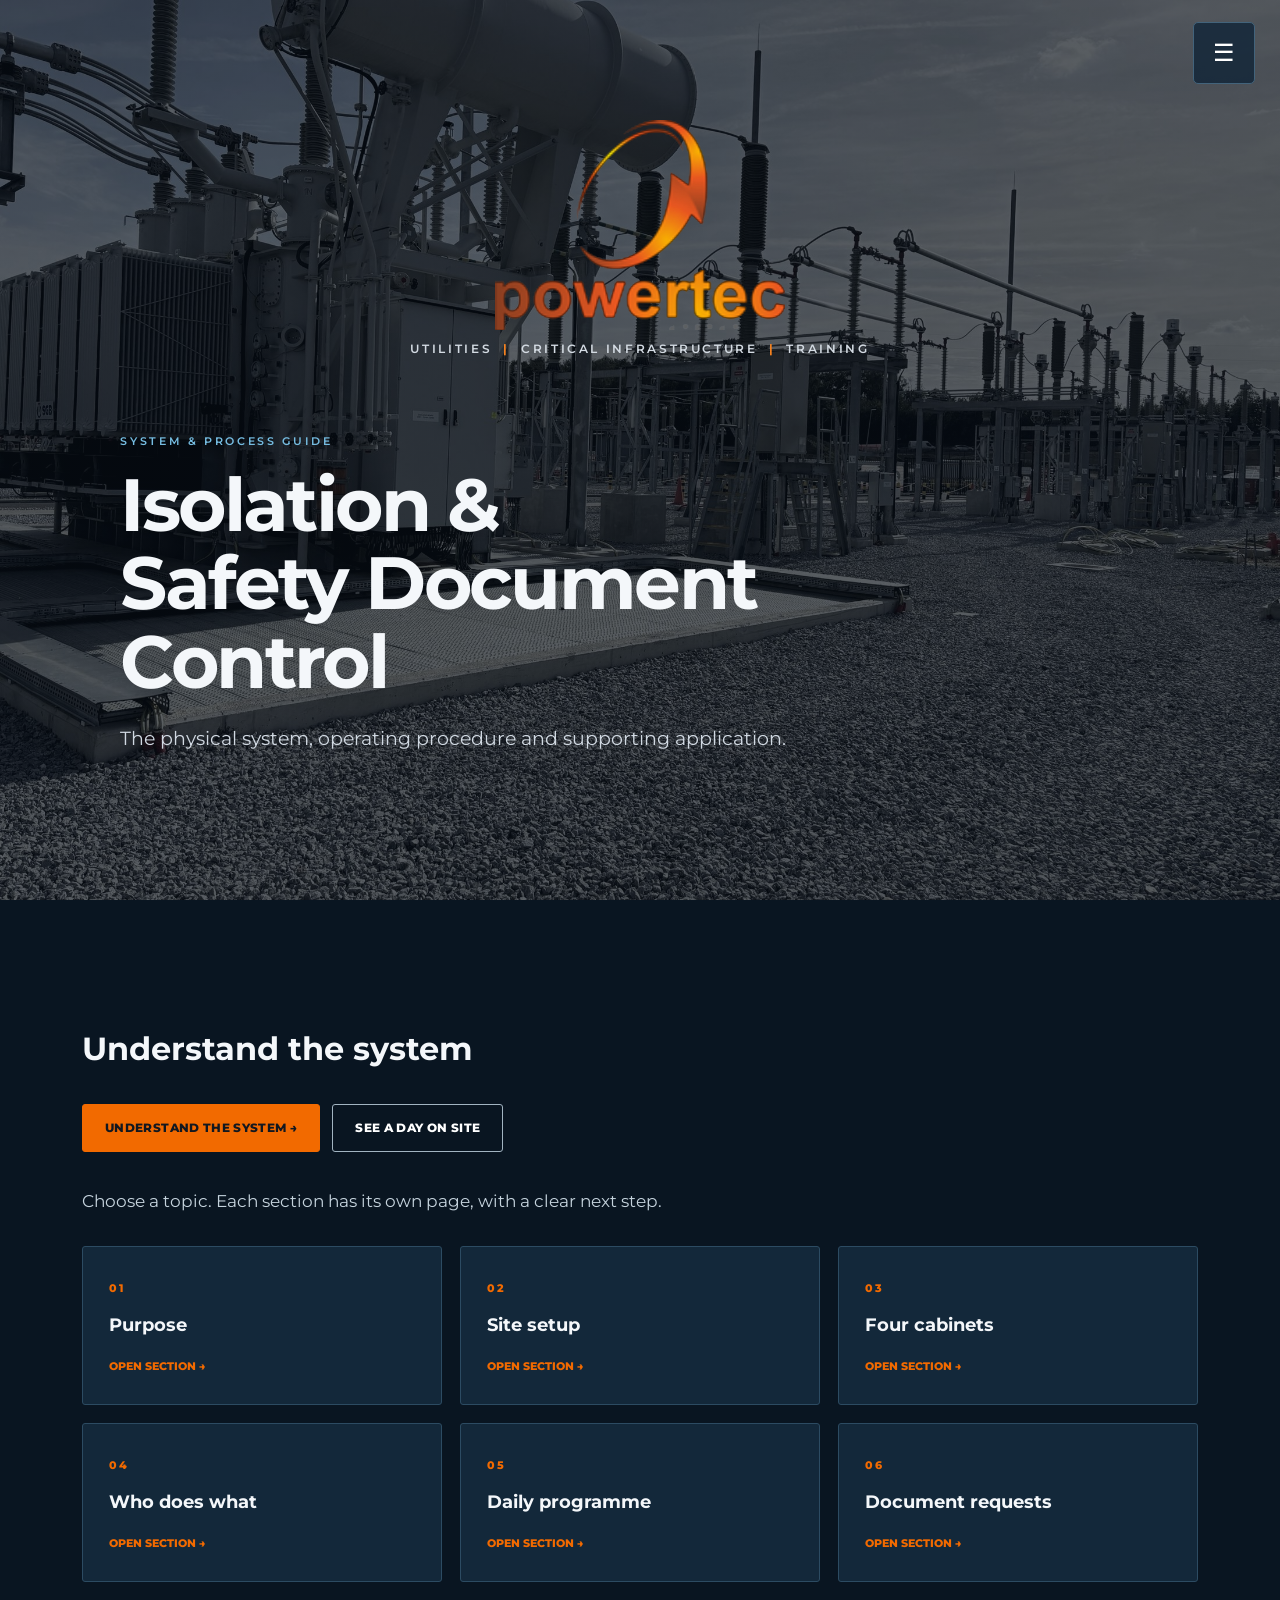
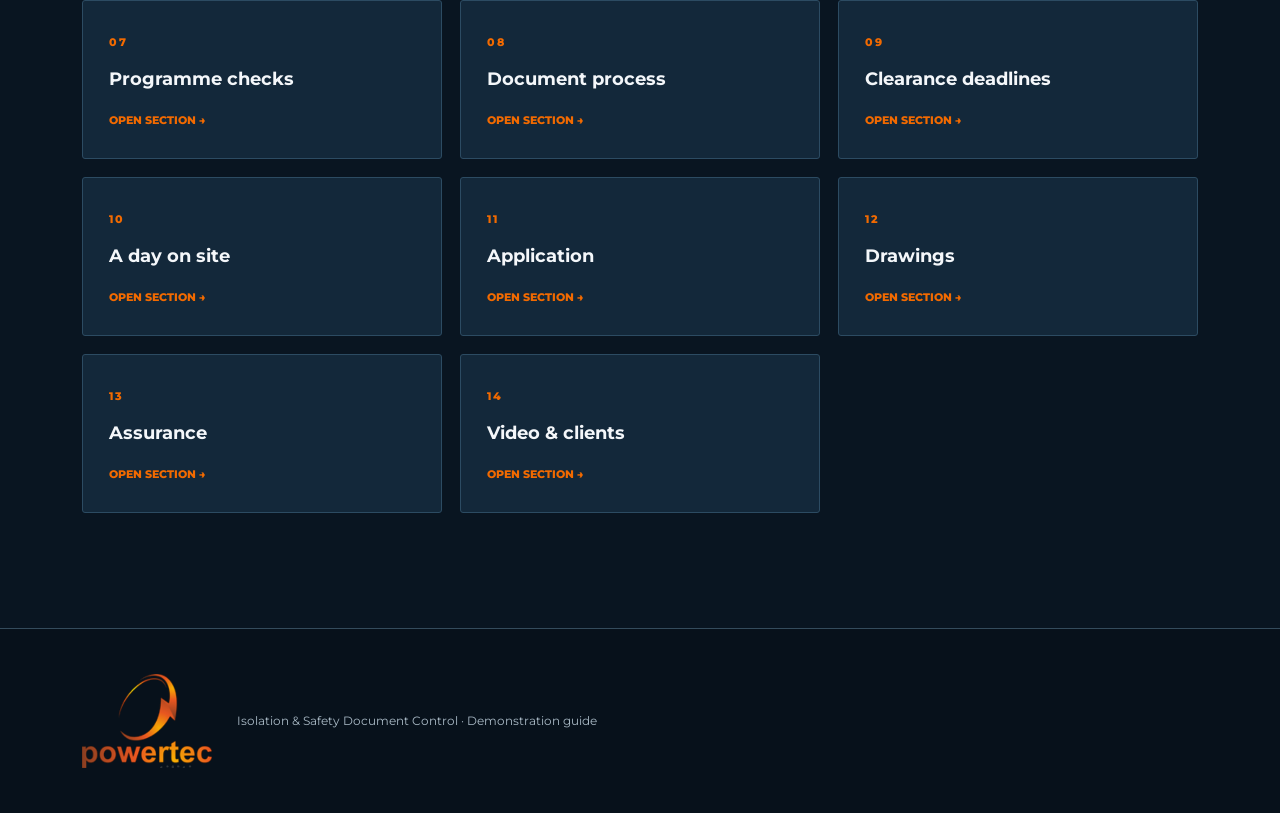
<file: index.html>
<!doctype html><html lang="en-GB"><head><meta charset="utf-8"><meta name="viewport" content="width=device-width,initial-scale=1"><title>Powertec | Isolation &amp; Safety Document Control Guide</title><link rel="icon" href="favicon.png"><link rel="preconnect" href="https://fonts.googleapis.com"><link rel="preconnect" href="https://fonts.gstatic.com" crossorigin><link href="https://fonts.googleapis.com/css2?family=Montserrat:wght@400;500;600;700;800&display=swap" rel="stylesheet"><link rel="stylesheet" href="style-v4.css?v=20261106-3"><style id="v4-critical">
body.homepage .entry{min-height:100svh;min-height:100dvh;background:#0d151f}
body.homepage .entry-bg{background:linear-gradient(90deg,rgba(7,14,23,.64),rgba(7,14,23,.66)),url('hero.jpg') center/cover}
body.homepage .entry-layout{padding-top:calc(120px + env(safe-area-inset-top,0px));padding-bottom:110px}
body.homepage .entry-brand{display:flex;align-items:center;flex-direction:column;width:100%;text-align:center}
body.homepage img.entry-logo{display:block;width:clamp(196px,32.4vw,290px)!important;max-width:100%;height:auto;animation:pt-brand-reveal 2.6s .35s ease-out both}
body.homepage .entry-services{margin-top:10px;font:600 clamp(8px,1.4vw,12px)/1.5 Montserrat,Arial,sans-serif;letter-spacing:.22em;color:#d4dbe3;animation:pt-brand-reveal 1.25s 3.05s ease-out both}
body.homepage .entry-copy{margin:75px 0 0 clamp(0px,3vw,48px);max-width:770px;animation:pt-brand-reveal 1.15s 4.3s ease-out both}
body.homepage .entry-copy .eyebrow{font:600 11px/1.5 Montserrat,Arial,sans-serif;letter-spacing:.24em;color:#76bde2;margin-bottom:16px}
body.homepage .entry h1{font:700 clamp(36px,6vw,74px)/1.06 Montserrat,Arial,sans-serif;letter-spacing:-.035em;margin:0}
body.homepage .entry-copy>p:not(.eyebrow){font:400 clamp(15px,1.8vw,19px)/1.65 Montserrat,Arial,sans-serif;color:#d1d9e2;max-width:55ch;margin-top:22px}
body.homepage .home-cards{padding-top:95px}
@keyframes pt-brand-reveal{from{opacity:0;transform:translateY(14px)}to{opacity:1;transform:translateY(0)}}
@media(max-width:650px){body.homepage .entry-layout{padding-top:calc(120px + env(safe-area-inset-top,0px));padding-bottom:100px}body.homepage img.entry-logo{width:209px!important}body.homepage .entry-services{font-size:8px;letter-spacing:.12em;white-space:nowrap}body.homepage .entry-copy{margin:75px 0 0}body.homepage .entry h1{font-size:clamp(35px,8.2vw,48px);line-height:1.06}body.homepage .entry-copy>p:not(.eyebrow){font-size:15px}}
@media(prefers-reduced-motion:reduce){body.homepage .entry-logo,body.homepage .entry-services,body.homepage .entry-copy{animation:none!important;opacity:1!important;transform:none!important}}
</style></head><body class="homepage"><button class="menu-button home-button" aria-expanded="false" aria-controls="nav">☰</button><nav class="home-nav" id="nav"><a href="index.html">HOME</a><a href="purpose.html">PURPOSE</a><a href="setup.html">SITE SETUP</a><a href="cabinet.html">FOUR CABINETS</a><a href="who-does-what.html">WHO DOES WHAT</a><a href="daily-programme.html">DAILY PROGRAMME</a><a href="document-requests.html">DOCUMENT REQUESTS</a><a href="programme-checks.html">PROGRAMME CHECKS</a><a href="workflow.html">DOCUMENT PROCESS</a><a href="clearance-deadlines.html">CLEARANCE DEADLINES</a><a href="a-day-on-site.html">A DAY ON SITE</a><a href="app.html">APPLICATION</a><a href="drawings.html">DRAWINGS</a><a href="assurance.html">ASSURANCE</a><a href="video.html">VIDEO &AMP; CLIENTS</a></nav><main><section class="entry"><div class="entry-bg"></div><div class="wrap entry-layout"><div class="entry-brand"><img class="entry-logo" src="logo-stack.png" alt="Powertec"><div class="entry-services">UTILITIES <b>|</b> CRITICAL INFRASTRUCTURE <b>|</b> TRAINING</div></div><div class="entry-copy"><p class="eyebrow">SYSTEM &amp; PROCESS GUIDE</p><h1>Isolation &amp;<br>Safety Document Control</h1><p>The physical system, operating procedure and supporting application.</p></div></div></section><section class="wrap home-cards"><h2>Understand the system</h2><div class="actions"><a class="btn" href="purpose.html">UNDERSTAND THE SYSTEM →</a><a class="btn outline" href="a-day-on-site.html">SEE A DAY ON SITE</a></div><p class="lead">Choose a topic. Each section has its own page, with a clear next step.</p><div class="grid"><a class="panel tile" href="purpose.html"><span class="eyebrow">01</span><h3>Purpose</h3><span>OPEN SECTION →</span></a><a class="panel tile" href="setup.html"><span class="eyebrow">02</span><h3>Site setup</h3><span>OPEN SECTION →</span></a><a class="panel tile" href="cabinet.html"><span class="eyebrow">03</span><h3>Four cabinets</h3><span>OPEN SECTION →</span></a><a class="panel tile" href="who-does-what.html"><span class="eyebrow">04</span><h3>Who does what</h3><span>OPEN SECTION →</span></a><a class="panel tile" href="daily-programme.html"><span class="eyebrow">05</span><h3>Daily programme</h3><span>OPEN SECTION →</span></a><a class="panel tile" href="document-requests.html"><span class="eyebrow">06</span><h3>Document requests</h3><span>OPEN SECTION →</span></a><a class="panel tile" href="programme-checks.html"><span class="eyebrow">07</span><h3>Programme checks</h3><span>OPEN SECTION →</span></a><a class="panel tile" href="workflow.html"><span class="eyebrow">08</span><h3>Document process</h3><span>OPEN SECTION →</span></a><a class="panel tile" href="clearance-deadlines.html"><span class="eyebrow">09</span><h3>Clearance deadlines</h3><span>OPEN SECTION →</span></a><a class="panel tile" href="a-day-on-site.html"><span class="eyebrow">10</span><h3>A day on site</h3><span>OPEN SECTION →</span></a><a class="panel tile" href="app.html"><span class="eyebrow">11</span><h3>Application</h3><span>OPEN SECTION →</span></a><a class="panel tile" href="drawings.html"><span class="eyebrow">12</span><h3>Drawings</h3><span>OPEN SECTION →</span></a><a class="panel tile" href="assurance.html"><span class="eyebrow">13</span><h3>Assurance</h3><span>OPEN SECTION →</span></a><a class="panel tile" href="video.html"><span class="eyebrow">14</span><h3>Video &amp; clients</h3><span>OPEN SECTION →</span></a></div></section></main><footer><div class="wrap foot"><img src="logo-stack.png" alt="Powertec"><p>Isolation &amp; Safety Document Control · Demonstration guide</p></div></footer><script src="site.js?v=20261106-3"></script></body></html>
</file>
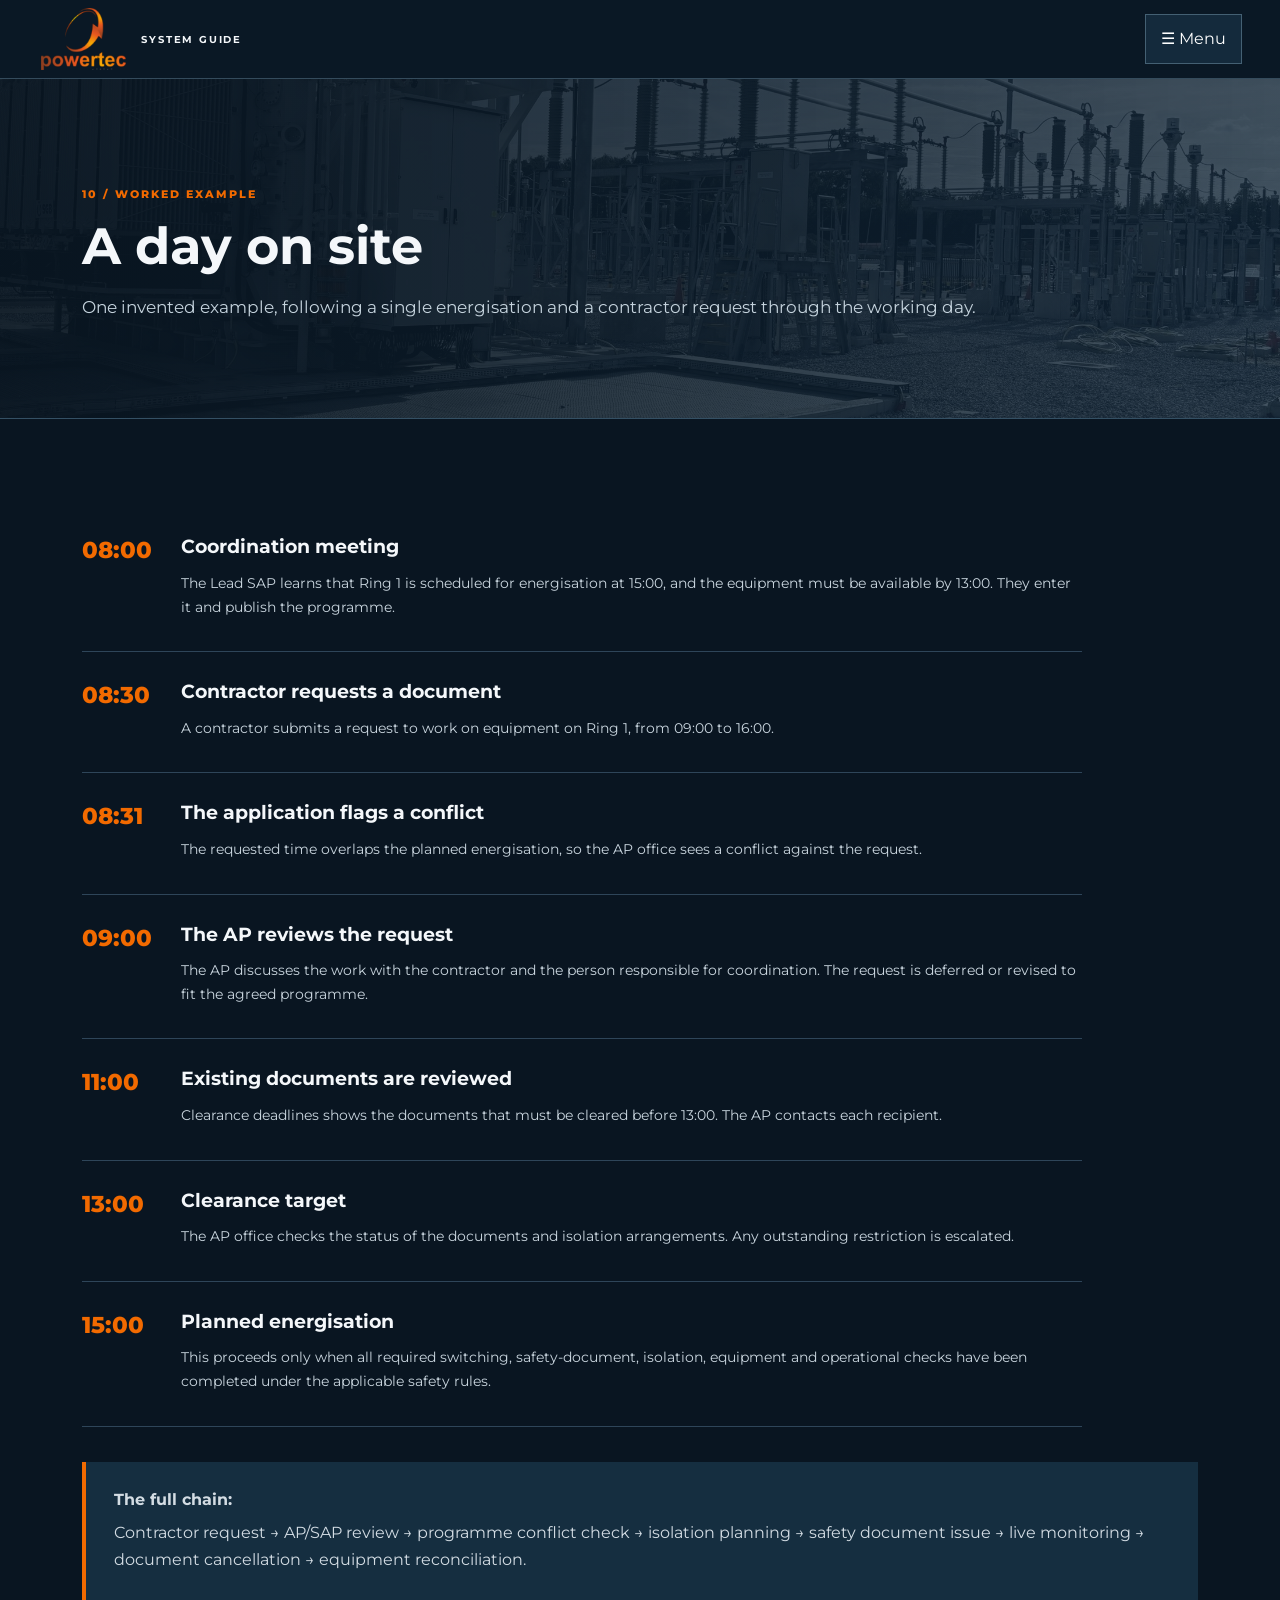
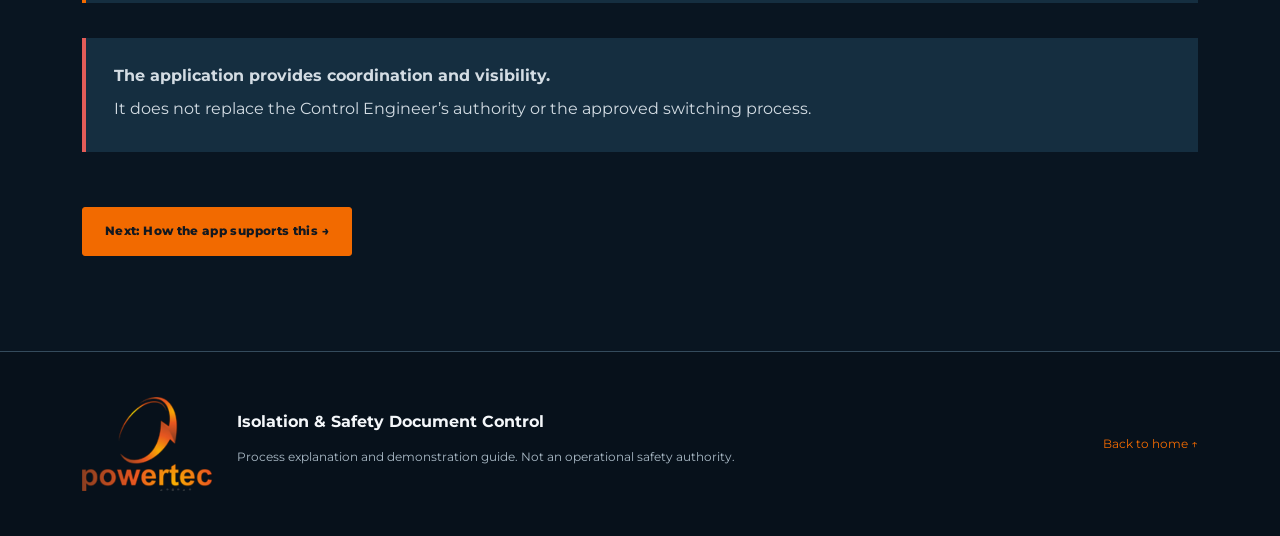
<file: a-day-on-site.html>
<!doctype html><html lang="en-GB"><head><meta charset="utf-8"><meta name="viewport" content="width=device-width,initial-scale=1"><title>A day on site | Powertec System Guide</title><meta name="description" content="Powertec Isolation and Safety Document Control operating guide"><link rel="icon" href="favicon.png"><link rel="preconnect" href="https://fonts.googleapis.com"><link rel="preconnect" href="https://fonts.gstatic.com" crossorigin><link href="https://fonts.googleapis.com/css2?family=Montserrat:wght@400;500;600;700;800&display=swap" rel="stylesheet"><link rel="stylesheet" href="style.css?v=20261106-3"></head><body><a class="skip" href="#content">Skip to content</a><header class="top"><a href="index.html" class="top-brand"><img src="powertec-entry-logo.png" alt="Powertec"><span>SYSTEM GUIDE</span></a><button class="menu-button" aria-expanded="false" aria-controls="nav">☰ Menu</button><nav id="nav"><a class="" href="index.html">Home</a><a class="" href="purpose.html">Purpose</a><a class="" href="setup.html">Site setup</a><a class="" href="cabinet.html">Four cabinets</a><a class="" href="who-does-what.html">Who does what</a><a class="" href="daily-programme.html">Daily programme</a><a class="" href="document-requests.html">Document requests</a><a class="" href="programme-checks.html">Programme checks</a><a class="" href="workflow.html">Document process</a><a class="" href="clearance-deadlines.html">Clearance deadlines</a><a class="current" href="a-day-on-site.html">A day on site</a><a class="" href="app.html">Application</a><a class="" href="drawings.html">Drawings</a><a class="" href="assurance.html">Assurance</a><a class="" href="video.html">Video &amp; clients</a></nav></header><main id="content"><section class="subhero"><div class="wrap"><p class="eyebrow">10 / WORKED EXAMPLE</p><h1>A day on site</h1><p class="lead">One invented example, following a single energisation and a contractor request through the working day.</p></div></section><section class="wrap content"><div class="timeline"><article class="timeline-item"><span class="step-num">08:00</span><div><h3>Coordination meeting</h3><p>The Lead SAP learns that Ring 1 is scheduled for energisation at 15:00, and the equipment must be available by 13:00. They enter it and publish the programme.</p></div></article><article class="timeline-item"><span class="step-num">08:30</span><div><h3>Contractor requests a document</h3><p>A contractor submits a request to work on equipment on Ring 1, from 09:00 to 16:00.</p></div></article><article class="timeline-item"><span class="step-num">08:31</span><div><h3>The application flags a conflict</h3><p>The requested time overlaps the planned energisation, so the AP office sees a conflict against the request.</p></div></article><article class="timeline-item"><span class="step-num">09:00</span><div><h3>The AP reviews the request</h3><p>The AP discusses the work with the contractor and the person responsible for coordination. The request is deferred or revised to fit the agreed programme.</p></div></article><article class="timeline-item"><span class="step-num">11:00</span><div><h3>Existing documents are reviewed</h3><p>Clearance deadlines shows the documents that must be cleared before 13:00. The AP contacts each recipient.</p></div></article><article class="timeline-item"><span class="step-num">13:00</span><div><h3>Clearance target</h3><p>The AP office checks the status of the documents and isolation arrangements. Any outstanding restriction is escalated.</p></div></article><article class="timeline-item"><span class="step-num">15:00</span><div><h3>Planned energisation</h3><p>This proceeds only when all required switching, safety-document, isolation, equipment and operational checks have been completed under the applicable safety rules.</p></div></article></div><div class="note"><strong>The full chain:</strong><p>Contractor request → AP/SAP review → programme conflict check → isolation planning → safety document issue → live monitoring → document cancellation → equipment reconciliation.</p></div><div class="warning"><strong>The application provides coordination and visibility.</strong><p>It does not replace the Control Engineer’s authority or the approved switching process.</p></div><a class="next" href="app.html">Next: How the app supports this →</a></section></main><footer><div class="wrap foot"><img src="powertec-entry-logo.png" alt="Powertec"><div><strong>Isolation &amp; Safety Document Control</strong><p>Process explanation and demonstration guide. Not an operational safety authority.</p></div><a href="index.html">Back to home ↑</a></div></footer><script src="site.js?v=20261106-3"></script></body></html>
</file>
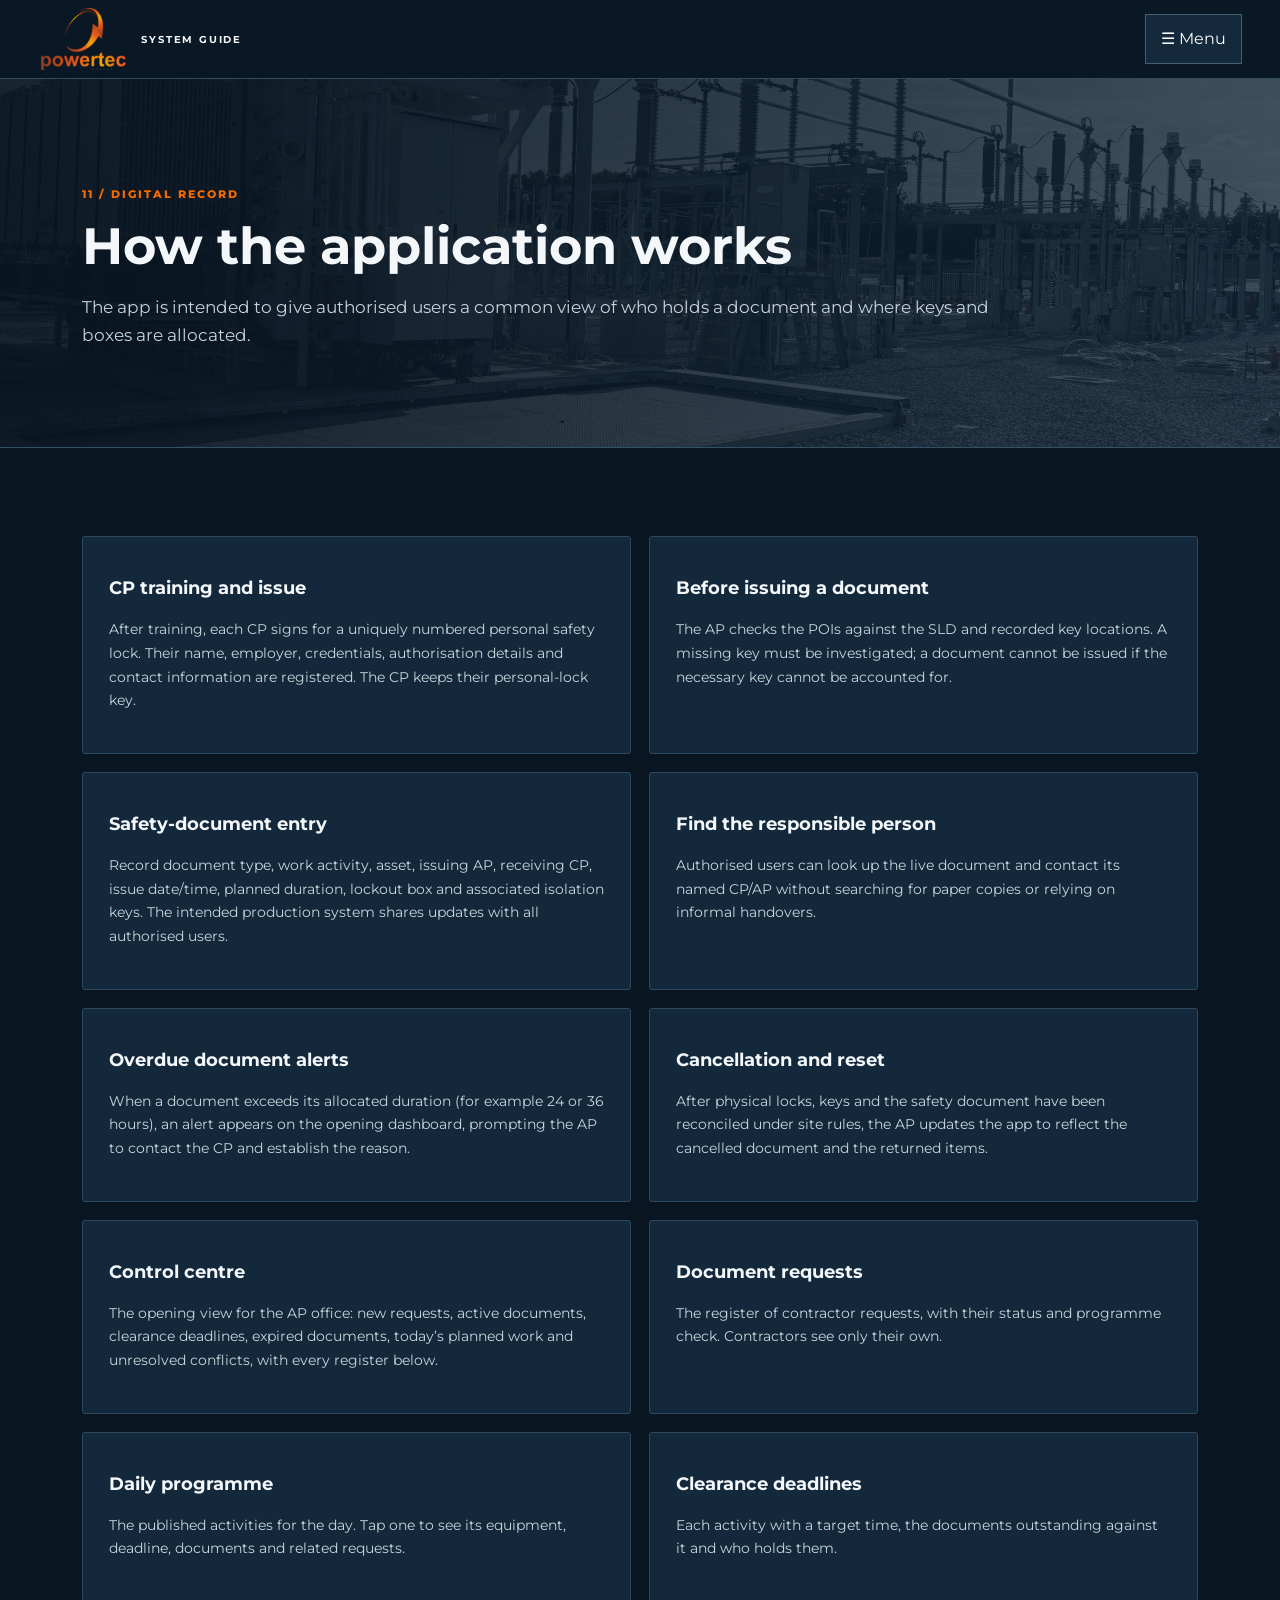
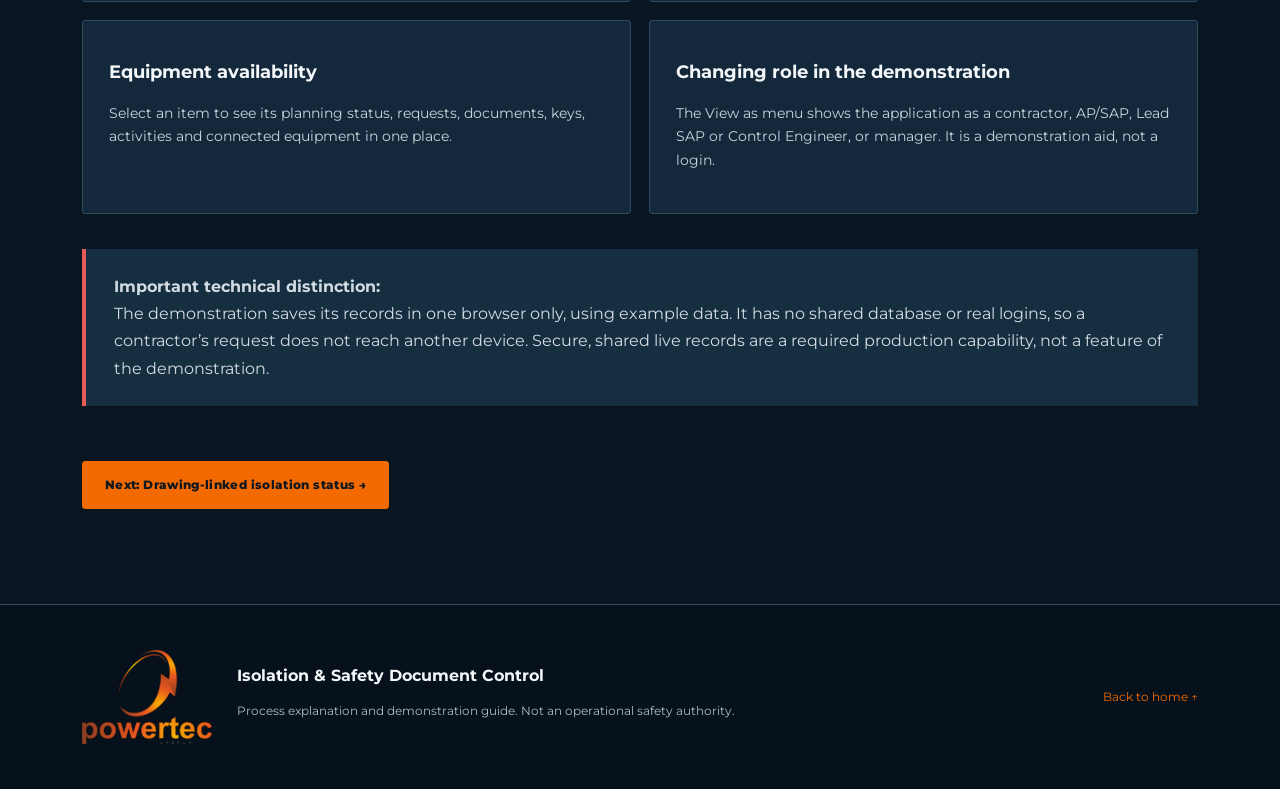
<file: app.html>
<!doctype html><html lang="en-GB"><head><meta charset="utf-8"><meta name="viewport" content="width=device-width,initial-scale=1"><title>How the application works | Powertec System Guide</title><meta name="description" content="Powertec Isolation and Safety Document Control operating guide"><link rel="icon" href="favicon.png"><link rel="preconnect" href="https://fonts.googleapis.com"><link rel="preconnect" href="https://fonts.gstatic.com" crossorigin><link href="https://fonts.googleapis.com/css2?family=Montserrat:wght@400;500;600;700;800&display=swap" rel="stylesheet"><link rel="stylesheet" href="style.css?v=20261106-3"></head><body><a class="skip" href="#content">Skip to content</a><header class="top"><a href="index.html" class="top-brand"><img src="powertec-entry-logo.png" alt="Powertec"><span>SYSTEM GUIDE</span></a><button class="menu-button" aria-expanded="false" aria-controls="nav">☰ Menu</button><nav id="nav"><a class="" href="index.html">Home</a><a class="" href="purpose.html">Purpose</a><a class="" href="setup.html">Site setup</a><a class="" href="cabinet.html">Four cabinets</a><a class="" href="who-does-what.html">Who does what</a><a class="" href="daily-programme.html">Daily programme</a><a class="" href="document-requests.html">Document requests</a><a class="" href="programme-checks.html">Programme checks</a><a class="" href="workflow.html">Document process</a><a class="" href="clearance-deadlines.html">Clearance deadlines</a><a class="" href="a-day-on-site.html">A day on site</a><a class="current" href="app.html">Application</a><a class="" href="drawings.html">Drawings</a><a class="" href="assurance.html">Assurance</a><a class="" href="video.html">Video &amp; clients</a></nav></header><main id="content"><section class="subhero"><div class="wrap"><p class="eyebrow">11 / DIGITAL RECORD</p><h1>How the application works</h1><p class="lead">The app is intended to give authorised users a common view of who holds a document and where keys and boxes are allocated.</p></div></section><section class="wrap content"><div class="grid two"><article class="panel"><span class="eyebrow"></span><h3>CP training and issue</h3><p>After training, each CP signs for a uniquely numbered personal safety lock. Their name, employer, credentials, authorisation details and contact information are registered. The CP keeps their personal-lock key.</p></article><article class="panel"><span class="eyebrow"></span><h3>Before issuing a document</h3><p>The AP checks the POIs against the SLD and recorded key locations. A missing key must be investigated; a document cannot be issued if the necessary key cannot be accounted for.</p></article><article class="panel"><span class="eyebrow"></span><h3>Safety-document entry</h3><p>Record document type, work activity, asset, issuing AP, receiving CP, issue date/time, planned duration, lockout box and associated isolation keys. The intended production system shares updates with all authorised users.</p></article><article class="panel"><span class="eyebrow"></span><h3>Find the responsible person</h3><p>Authorised users can look up the live document and contact its named CP/AP without searching for paper copies or relying on informal handovers.</p></article><article class="panel"><span class="eyebrow"></span><h3>Overdue document alerts</h3><p>When a document exceeds its allocated duration (for example 24 or 36 hours), an alert appears on the opening dashboard, prompting the AP to contact the CP and establish the reason.</p></article><article class="panel"><span class="eyebrow"></span><h3>Cancellation and reset</h3><p>After physical locks, keys and the safety document have been reconciled under site rules, the AP updates the app to reflect the cancelled document and the returned items.</p></article><article class="panel"><span class="eyebrow"></span><h3>Control centre</h3><p>The opening view for the AP office: new requests, active documents, clearance deadlines, expired documents, today’s planned work and unresolved conflicts, with every register below.</p></article><article class="panel"><span class="eyebrow"></span><h3>Document requests</h3><p>The register of contractor requests, with their status and programme check. Contractors see only their own.</p></article><article class="panel"><span class="eyebrow"></span><h3>Daily programme</h3><p>The published activities for the day. Tap one to see its equipment, deadline, documents and related requests.</p></article><article class="panel"><span class="eyebrow"></span><h3>Clearance deadlines</h3><p>Each activity with a target time, the documents outstanding against it and who holds them.</p></article><article class="panel"><span class="eyebrow"></span><h3>Equipment availability</h3><p>Select an item to see its planning status, requests, documents, keys, activities and connected equipment in one place.</p></article><article class="panel"><span class="eyebrow"></span><h3>Changing role in the demonstration</h3><p>The View as menu shows the application as a contractor, AP/SAP, Lead SAP or Control Engineer, or manager. It is a demonstration aid, not a login.</p></article></div><div class="warning"><strong>Important technical distinction:</strong> The demonstration saves its records in one browser only, using example data. It has no shared database or real logins, so a contractor’s request does not reach another device. Secure, shared live records are a required production capability, not a feature of the demonstration.</div><a class="next" href="drawings.html">Next: Drawing-linked isolation status →</a></section></main><footer><div class="wrap foot"><img src="powertec-entry-logo.png" alt="Powertec"><div><strong>Isolation &amp; Safety Document Control</strong><p>Process explanation and demonstration guide. Not an operational safety authority.</p></div><a href="index.html">Back to home ↑</a></div></footer><script src="site.js?v=20261106-3"></script></body></html>
</file>
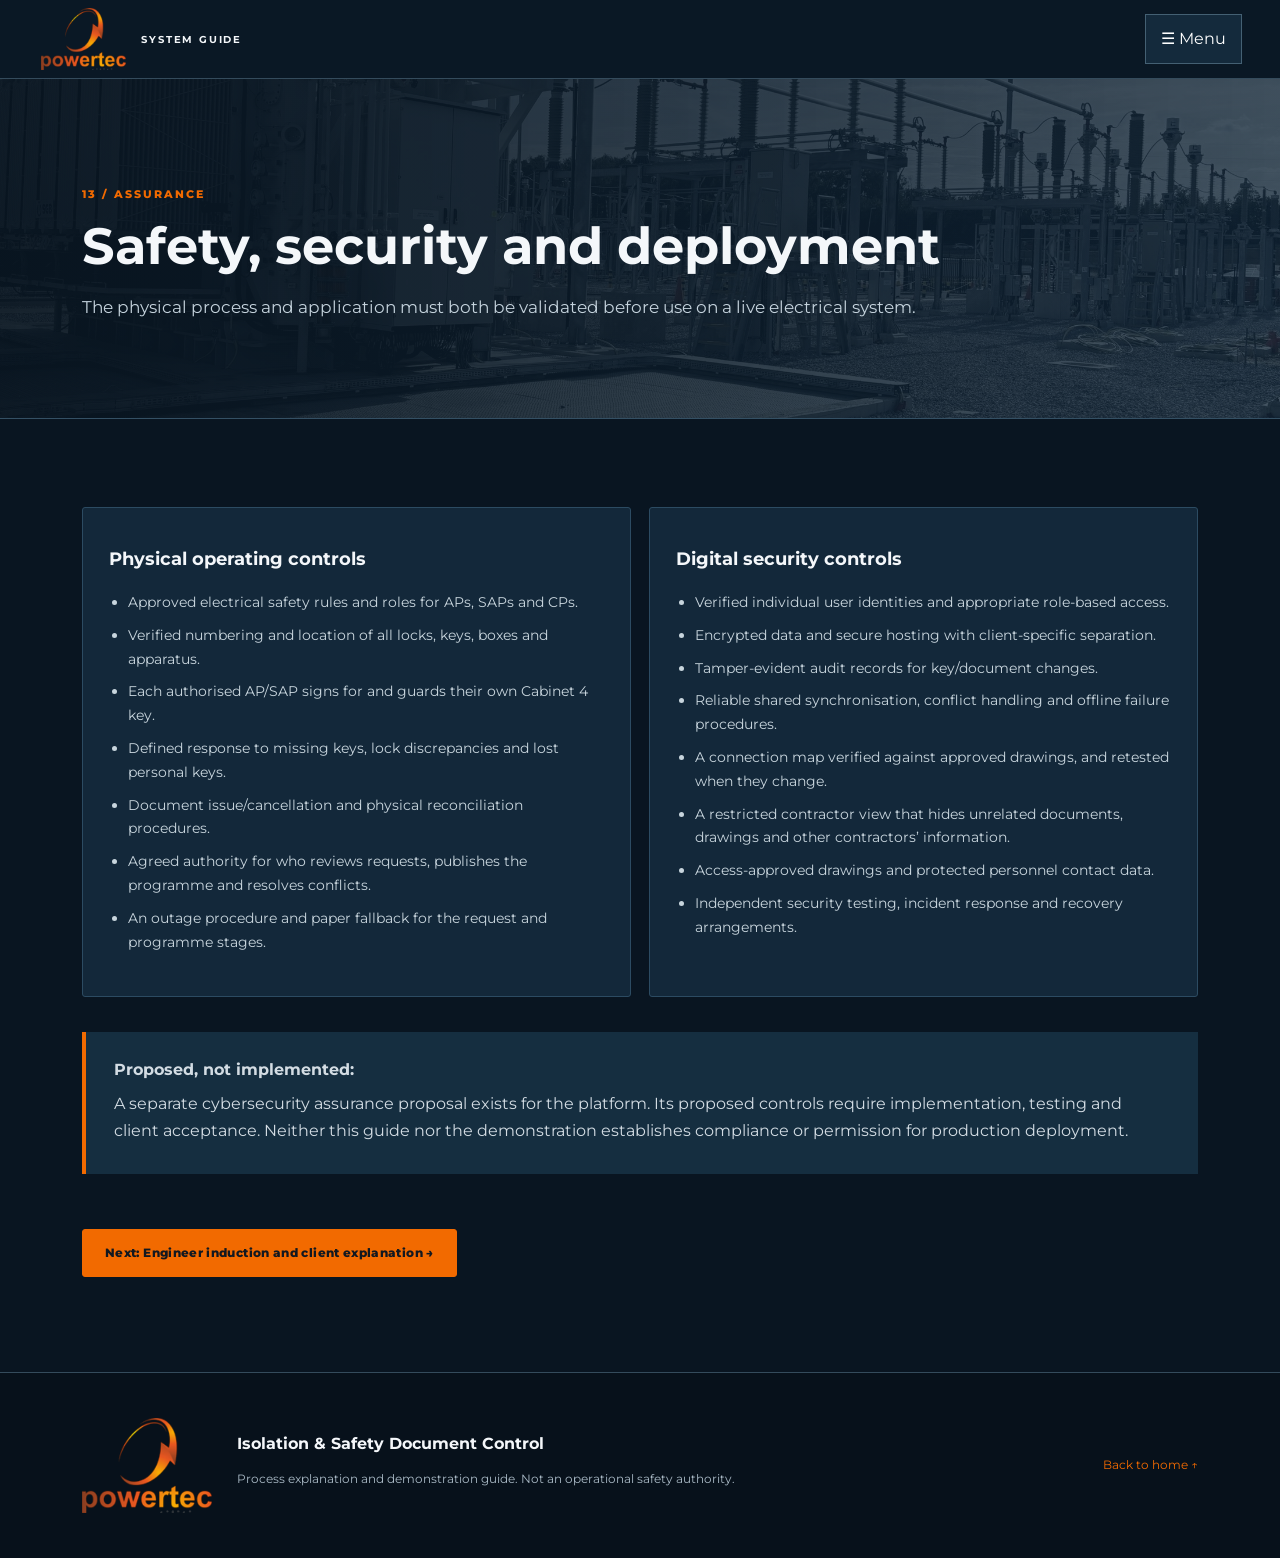
<file: assurance.html>
<!doctype html><html lang="en-GB"><head><meta charset="utf-8"><meta name="viewport" content="width=device-width,initial-scale=1"><title>Safety, security and deployment | Powertec System Guide</title><meta name="description" content="Powertec Isolation and Safety Document Control operating guide"><link rel="icon" href="favicon.png"><link rel="preconnect" href="https://fonts.googleapis.com"><link rel="preconnect" href="https://fonts.gstatic.com" crossorigin><link href="https://fonts.googleapis.com/css2?family=Montserrat:wght@400;500;600;700;800&display=swap" rel="stylesheet"><link rel="stylesheet" href="style.css?v=20261106-3"></head><body><a class="skip" href="#content">Skip to content</a><header class="top"><a href="index.html" class="top-brand"><img src="powertec-entry-logo.png" alt="Powertec"><span>SYSTEM GUIDE</span></a><button class="menu-button" aria-expanded="false" aria-controls="nav">☰ Menu</button><nav id="nav"><a class="" href="index.html">Home</a><a class="" href="purpose.html">Purpose</a><a class="" href="setup.html">Site setup</a><a class="" href="cabinet.html">Four cabinets</a><a class="" href="who-does-what.html">Who does what</a><a class="" href="daily-programme.html">Daily programme</a><a class="" href="document-requests.html">Document requests</a><a class="" href="programme-checks.html">Programme checks</a><a class="" href="workflow.html">Document process</a><a class="" href="clearance-deadlines.html">Clearance deadlines</a><a class="" href="a-day-on-site.html">A day on site</a><a class="" href="app.html">Application</a><a class="" href="drawings.html">Drawings</a><a class="current" href="assurance.html">Assurance</a><a class="" href="video.html">Video &amp; clients</a></nav></header><main id="content"><section class="subhero"><div class="wrap"><p class="eyebrow">13 / ASSURANCE</p><h1>Safety, security and deployment</h1><p class="lead">The physical process and application must both be validated before use on a live electrical system.</p></div></section><section class="wrap content"><div class="grid two"><article class="panel"><span class="eyebrow"></span><h3>Physical operating controls</h3><ul><li>Approved electrical safety rules and roles for APs, SAPs and CPs.</li><li>Verified numbering and location of all locks, keys, boxes and apparatus.</li><li>Each authorised AP/SAP signs for and guards their own Cabinet 4 key.</li><li>Defined response to missing keys, lock discrepancies and lost personal keys.</li><li>Document issue/cancellation and physical reconciliation procedures.</li><li>Agreed authority for who reviews requests, publishes the programme and resolves conflicts.</li><li>An outage procedure and paper fallback for the request and programme stages.</li></ul></article><article class="panel"><span class="eyebrow"></span><h3>Digital security controls</h3><ul><li>Verified individual user identities and appropriate role-based access.</li><li>Encrypted data and secure hosting with client-specific separation.</li><li>Tamper-evident audit records for key/document changes.</li><li>Reliable shared synchronisation, conflict handling and offline failure procedures.</li><li>A connection map verified against approved drawings, and retested when they change.</li><li>A restricted contractor view that hides unrelated documents, drawings and other contractors’ information.</li><li>Access-approved drawings and protected personnel contact data.</li><li>Independent security testing, incident response and recovery arrangements.</li></ul></article></div><div class="note"><strong>Proposed, not implemented:</strong><p>A separate cybersecurity assurance proposal exists for the platform. Its proposed controls require implementation, testing and client acceptance. Neither this guide nor the demonstration establishes compliance or permission for production deployment.</p></div><a class="next" href="video.html">Next: Engineer induction and client explanation →</a></section></main><footer><div class="wrap foot"><img src="powertec-entry-logo.png" alt="Powertec"><div><strong>Isolation &amp; Safety Document Control</strong><p>Process explanation and demonstration guide. Not an operational safety authority.</p></div><a href="index.html">Back to home ↑</a></div></footer><script src="site.js?v=20261106-3"></script></body></html>
</file>
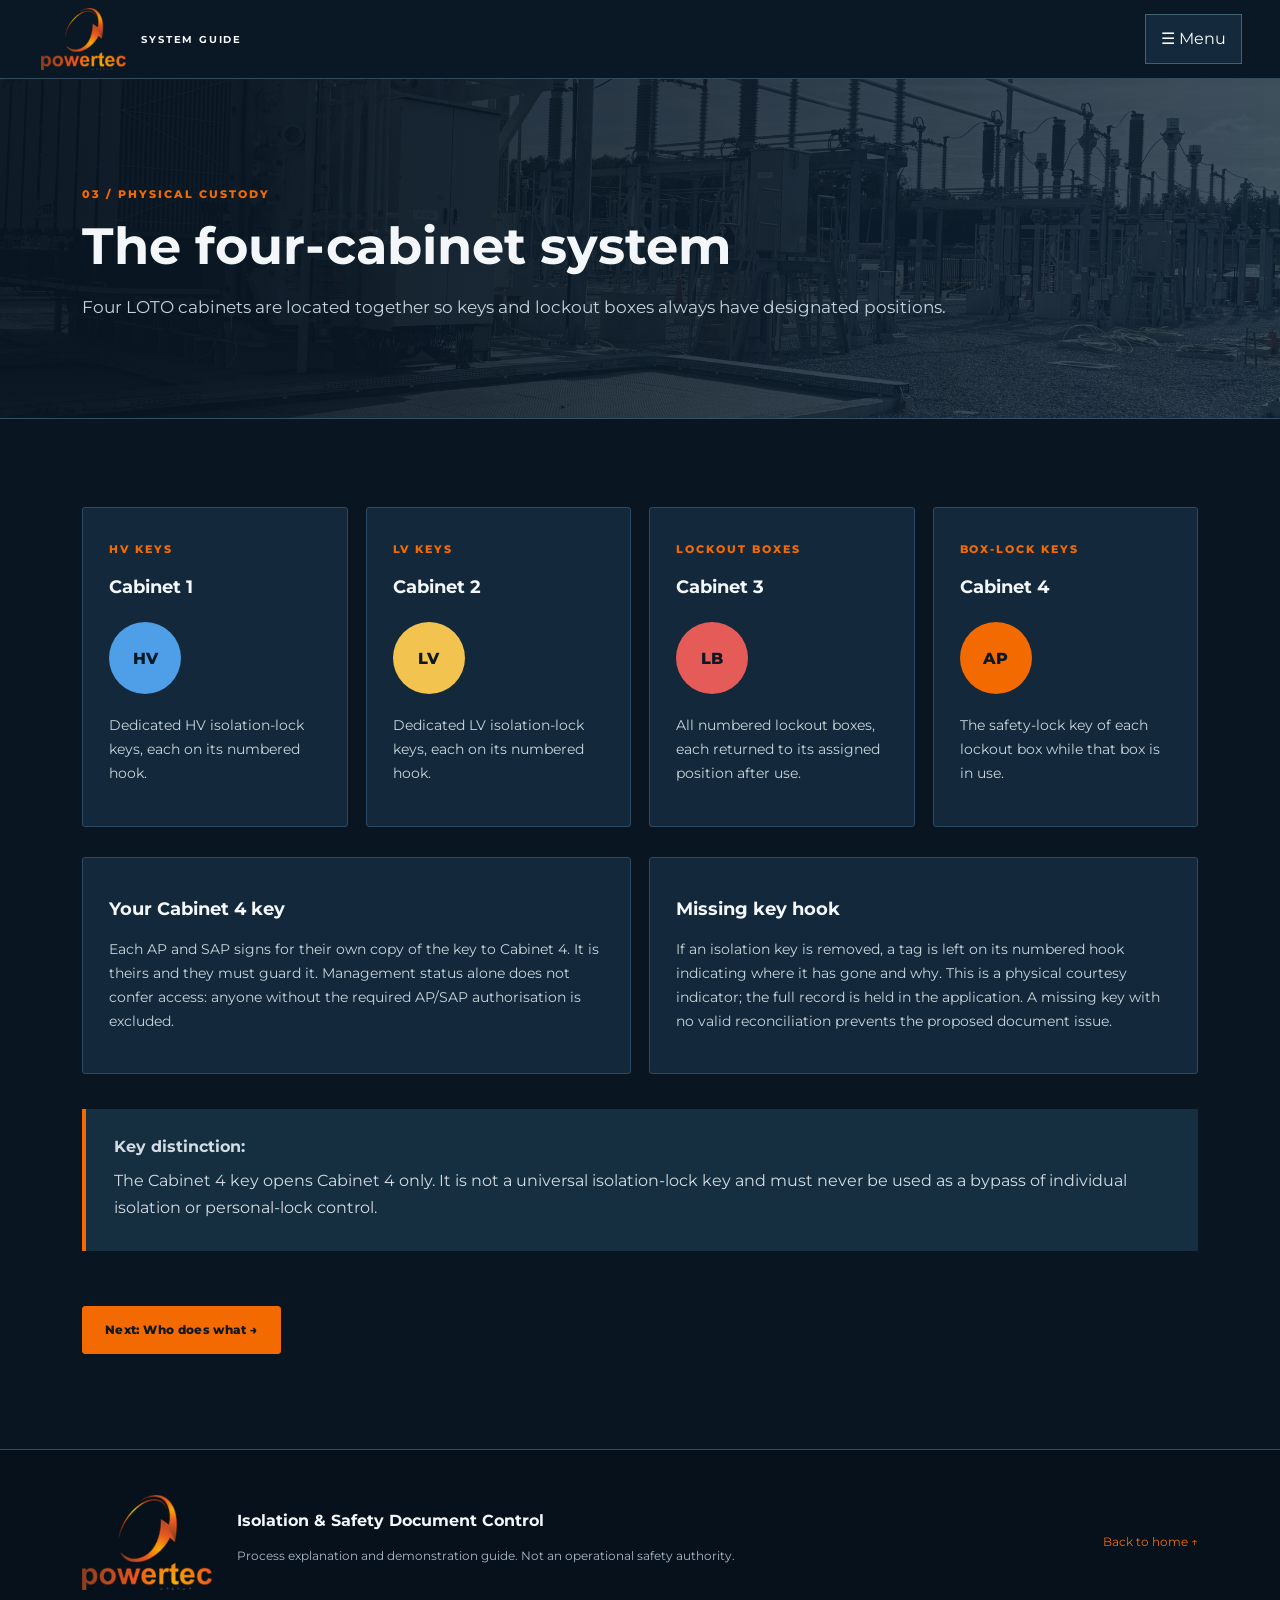
<file: cabinet.html>
<!doctype html><html lang="en-GB"><head><meta charset="utf-8"><meta name="viewport" content="width=device-width,initial-scale=1"><title>The four-cabinet system | Powertec System Guide</title><meta name="description" content="Powertec Isolation and Safety Document Control operating guide"><link rel="icon" href="favicon.png"><link rel="preconnect" href="https://fonts.googleapis.com"><link rel="preconnect" href="https://fonts.gstatic.com" crossorigin><link href="https://fonts.googleapis.com/css2?family=Montserrat:wght@400;500;600;700;800&display=swap" rel="stylesheet"><link rel="stylesheet" href="style.css?v=20261106-3"></head><body><a class="skip" href="#content">Skip to content</a><header class="top"><a href="index.html" class="top-brand"><img src="powertec-entry-logo.png" alt="Powertec"><span>SYSTEM GUIDE</span></a><button class="menu-button" aria-expanded="false" aria-controls="nav">☰ Menu</button><nav id="nav"><a class="" href="index.html">Home</a><a class="" href="purpose.html">Purpose</a><a class="" href="setup.html">Site setup</a><a class="current" href="cabinet.html">Four cabinets</a><a class="" href="who-does-what.html">Who does what</a><a class="" href="daily-programme.html">Daily programme</a><a class="" href="document-requests.html">Document requests</a><a class="" href="programme-checks.html">Programme checks</a><a class="" href="workflow.html">Document process</a><a class="" href="clearance-deadlines.html">Clearance deadlines</a><a class="" href="a-day-on-site.html">A day on site</a><a class="" href="app.html">Application</a><a class="" href="drawings.html">Drawings</a><a class="" href="assurance.html">Assurance</a><a class="" href="video.html">Video &amp; clients</a></nav></header><main id="content"><section class="subhero"><div class="wrap"><p class="eyebrow">03 / PHYSICAL CUSTODY</p><h1>The four-cabinet system</h1><p class="lead">Four LOTO cabinets are located together so keys and lockout boxes always have designated positions.</p></div></section><section class="wrap content"><div class="grid four"><article class="panel"><span class="eyebrow">HV KEYS</span><h3>Cabinet 1</h3><div class="badge hv">HV</div><p>Dedicated HV isolation-lock keys, each on its numbered hook.</p></article><article class="panel"><span class="eyebrow">LV KEYS</span><h3>Cabinet 2</h3><div class="badge lv">LV</div><p>Dedicated LV isolation-lock keys, each on its numbered hook.</p></article><article class="panel"><span class="eyebrow">LOCKOUT BOXES</span><h3>Cabinet 3</h3><div class="badge lb">LB</div><p>All numbered lockout boxes, each returned to its assigned position after use.</p></article><article class="panel"><span class="eyebrow">BOX-LOCK KEYS</span><h3>Cabinet 4</h3><div class="badge restricted">AP</div><p>The safety-lock key of each lockout box while that box is in use.</p></article></div><div class="grid two"><article class="panel"><span class="eyebrow"></span><h3>Your Cabinet 4 key</h3><p>Each AP and SAP signs for their own copy of the key to Cabinet 4. It is theirs and they must guard it. Management status alone does not confer access: anyone without the required AP/SAP authorisation is excluded.</p></article><article class="panel"><span class="eyebrow"></span><h3>Missing key hook</h3><p>If an isolation key is removed, a tag is left on its numbered hook indicating where it has gone and why. This is a physical courtesy indicator; the full record is held in the application. A missing key with no valid reconciliation prevents the proposed document issue.</p></article></div><div class="note"><strong>Key distinction:</strong><p>The Cabinet 4 key opens Cabinet 4 only. It is not a universal isolation-lock key and must never be used as a bypass of individual isolation or personal-lock control.</p></div><a class="next" href="who-does-what.html">Next: Who does what →</a></section></main><footer><div class="wrap foot"><img src="powertec-entry-logo.png" alt="Powertec"><div><strong>Isolation &amp; Safety Document Control</strong><p>Process explanation and demonstration guide. Not an operational safety authority.</p></div><a href="index.html">Back to home ↑</a></div></footer><script src="site.js?v=20261106-3"></script></body></html>
</file>
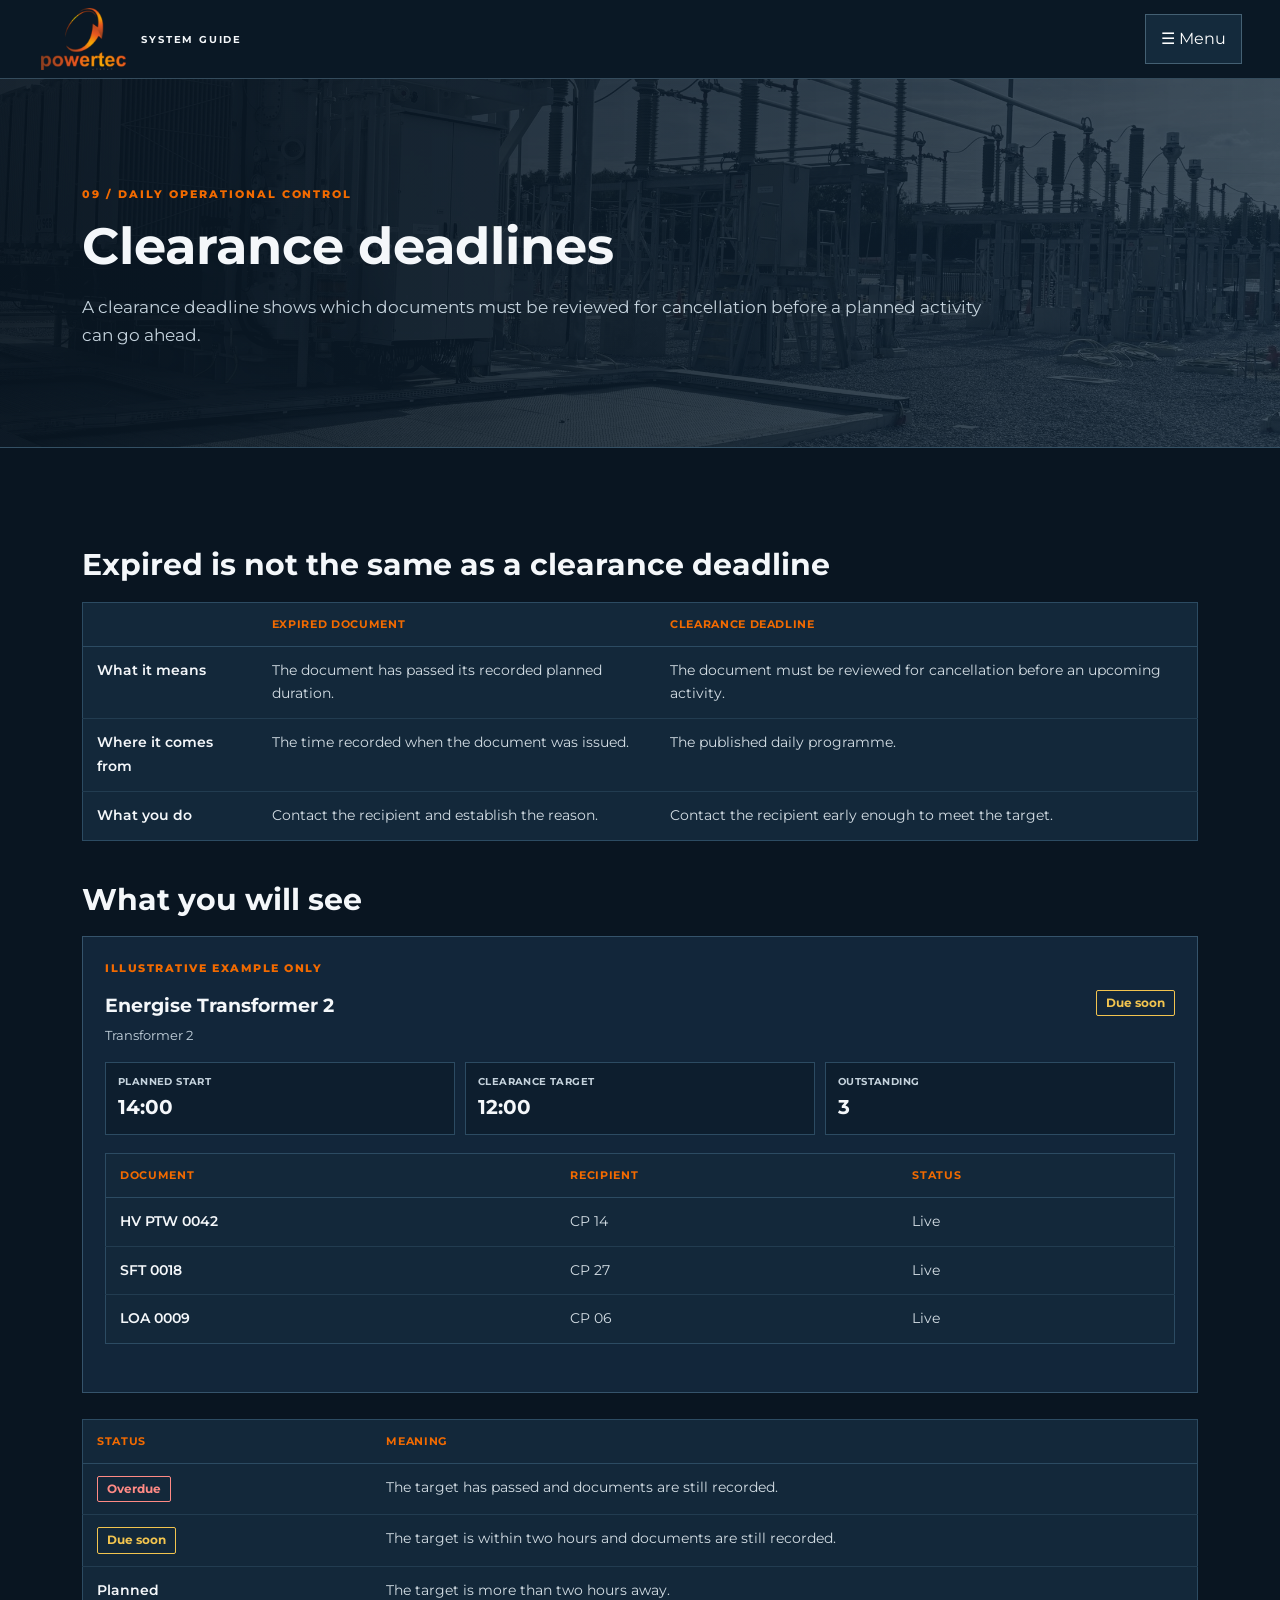
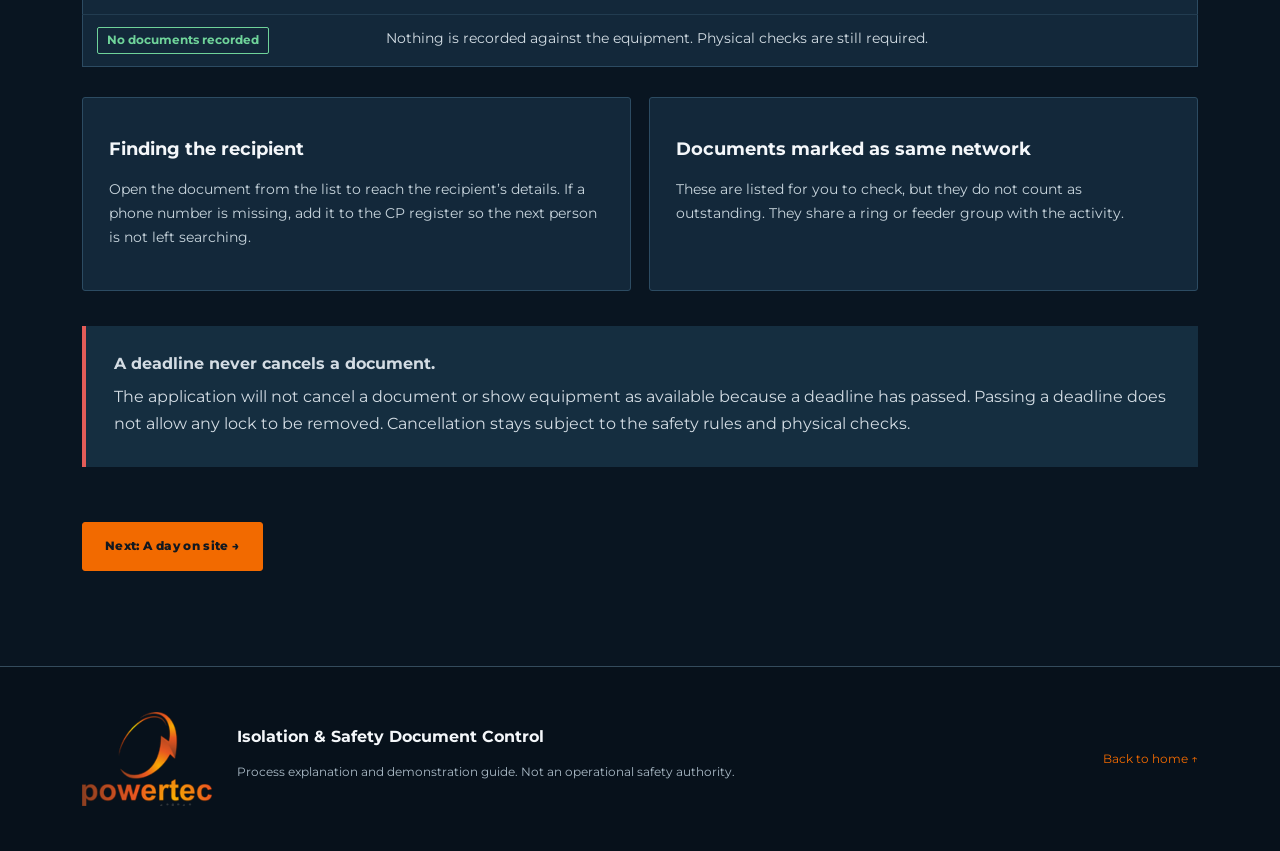
<file: clearance-deadlines.html>
<!doctype html><html lang="en-GB"><head><meta charset="utf-8"><meta name="viewport" content="width=device-width,initial-scale=1"><title>Clearance deadlines | Powertec System Guide</title><meta name="description" content="Powertec Isolation and Safety Document Control operating guide"><link rel="icon" href="favicon.png"><link rel="preconnect" href="https://fonts.googleapis.com"><link rel="preconnect" href="https://fonts.gstatic.com" crossorigin><link href="https://fonts.googleapis.com/css2?family=Montserrat:wght@400;500;600;700;800&display=swap" rel="stylesheet"><link rel="stylesheet" href="style.css?v=20261106-3"></head><body><a class="skip" href="#content">Skip to content</a><header class="top"><a href="index.html" class="top-brand"><img src="powertec-entry-logo.png" alt="Powertec"><span>SYSTEM GUIDE</span></a><button class="menu-button" aria-expanded="false" aria-controls="nav">☰ Menu</button><nav id="nav"><a class="" href="index.html">Home</a><a class="" href="purpose.html">Purpose</a><a class="" href="setup.html">Site setup</a><a class="" href="cabinet.html">Four cabinets</a><a class="" href="who-does-what.html">Who does what</a><a class="" href="daily-programme.html">Daily programme</a><a class="" href="document-requests.html">Document requests</a><a class="" href="programme-checks.html">Programme checks</a><a class="" href="workflow.html">Document process</a><a class="current" href="clearance-deadlines.html">Clearance deadlines</a><a class="" href="a-day-on-site.html">A day on site</a><a class="" href="app.html">Application</a><a class="" href="drawings.html">Drawings</a><a class="" href="assurance.html">Assurance</a><a class="" href="video.html">Video &amp; clients</a></nav></header><main id="content"><section class="subhero"><div class="wrap"><p class="eyebrow">09 / DAILY OPERATIONAL CONTROL</p><h1>Clearance deadlines</h1><p class="lead">A clearance deadline shows which documents must be reviewed for cancellation before a planned activity can go ahead.</p></div></section><section class="wrap content"><h2>Expired is not the same as a clearance deadline</h2><div class="table-wrap"><table class="info"><thead><tr><th></th><th>Expired document</th><th>Clearance deadline</th></tr></thead><tbody><tr><td data-label="">What it means</td><td data-label="Expired document">The document has passed its recorded planned duration.</td><td data-label="Clearance deadline">The document must be reviewed for cancellation before an upcoming activity.</td></tr><tr><td data-label="">Where it comes from</td><td data-label="Expired document">The time recorded when the document was issued.</td><td data-label="Clearance deadline">The published daily programme.</td></tr><tr><td data-label="">What you do</td><td data-label="Expired document">Contact the recipient and establish the reason.</td><td data-label="Clearance deadline">Contact the recipient early enough to meet the target.</td></tr></tbody></table></div><h2>What you will see</h2><div class="mock"><p class="mock-tag">ILLUSTRATIVE EXAMPLE ONLY</p><div class="mock-head"><div><h3>Energise Transformer 2</h3><p>Transformer 2</p></div><span class="tag warn">Due soon</span></div><div class="mock-times"><span><small>Planned start</small><b>14:00</b></span><span><small>Clearance target</small><b>12:00</b></span><span><small>Outstanding</small><b>3</b></span></div><div class="table-wrap"><table class="info"><thead><tr><th>Document</th><th>Recipient</th><th>Status</th></tr></thead><tbody><tr><td data-label="Document">HV PTW 0042</td><td data-label="Recipient">CP 14</td><td data-label="Status">Live</td></tr><tr><td data-label="Document">SFT 0018</td><td data-label="Recipient">CP 27</td><td data-label="Status">Live</td></tr><tr><td data-label="Document">LOA 0009</td><td data-label="Recipient">CP 06</td><td data-label="Status">Live</td></tr></tbody></table></div></div><div class="table-wrap"><table class="info"><thead><tr><th>Status</th><th>Meaning</th></tr></thead><tbody><tr><td data-label="Status"><span class="tag crit">Overdue</span></td><td data-label="Meaning">The target has passed and documents are still recorded.</td></tr><tr><td data-label="Status"><span class="tag warn">Due soon</span></td><td data-label="Meaning">The target is within two hours and documents are still recorded.</td></tr><tr><td data-label="Status">Planned</td><td data-label="Meaning">The target is more than two hours away.</td></tr><tr><td data-label="Status"><span class="tag good">No documents recorded</span></td><td data-label="Meaning">Nothing is recorded against the equipment. Physical checks are still required.</td></tr></tbody></table></div><div class="grid two"><article class="panel"><span class="eyebrow"></span><h3>Finding the recipient</h3><p>Open the document from the list to reach the recipient’s details. If a phone number is missing, add it to the CP register so the next person is not left searching.</p></article><article class="panel"><span class="eyebrow"></span><h3>Documents marked as same network</h3><p>These are listed for you to check, but they do not count as outstanding. They share a ring or feeder group with the activity.</p></article></div><div class="warning"><strong>A deadline never cancels a document.</strong><p>The application will not cancel a document or show equipment as available because a deadline has passed. Passing a deadline does not allow any lock to be removed. Cancellation stays subject to the safety rules and physical checks.</p></div><a class="next" href="a-day-on-site.html">Next: A day on site →</a></section></main><footer><div class="wrap foot"><img src="powertec-entry-logo.png" alt="Powertec"><div><strong>Isolation &amp; Safety Document Control</strong><p>Process explanation and demonstration guide. Not an operational safety authority.</p></div><a href="index.html">Back to home ↑</a></div></footer><script src="site.js?v=20261106-3"></script></body></html>
</file>
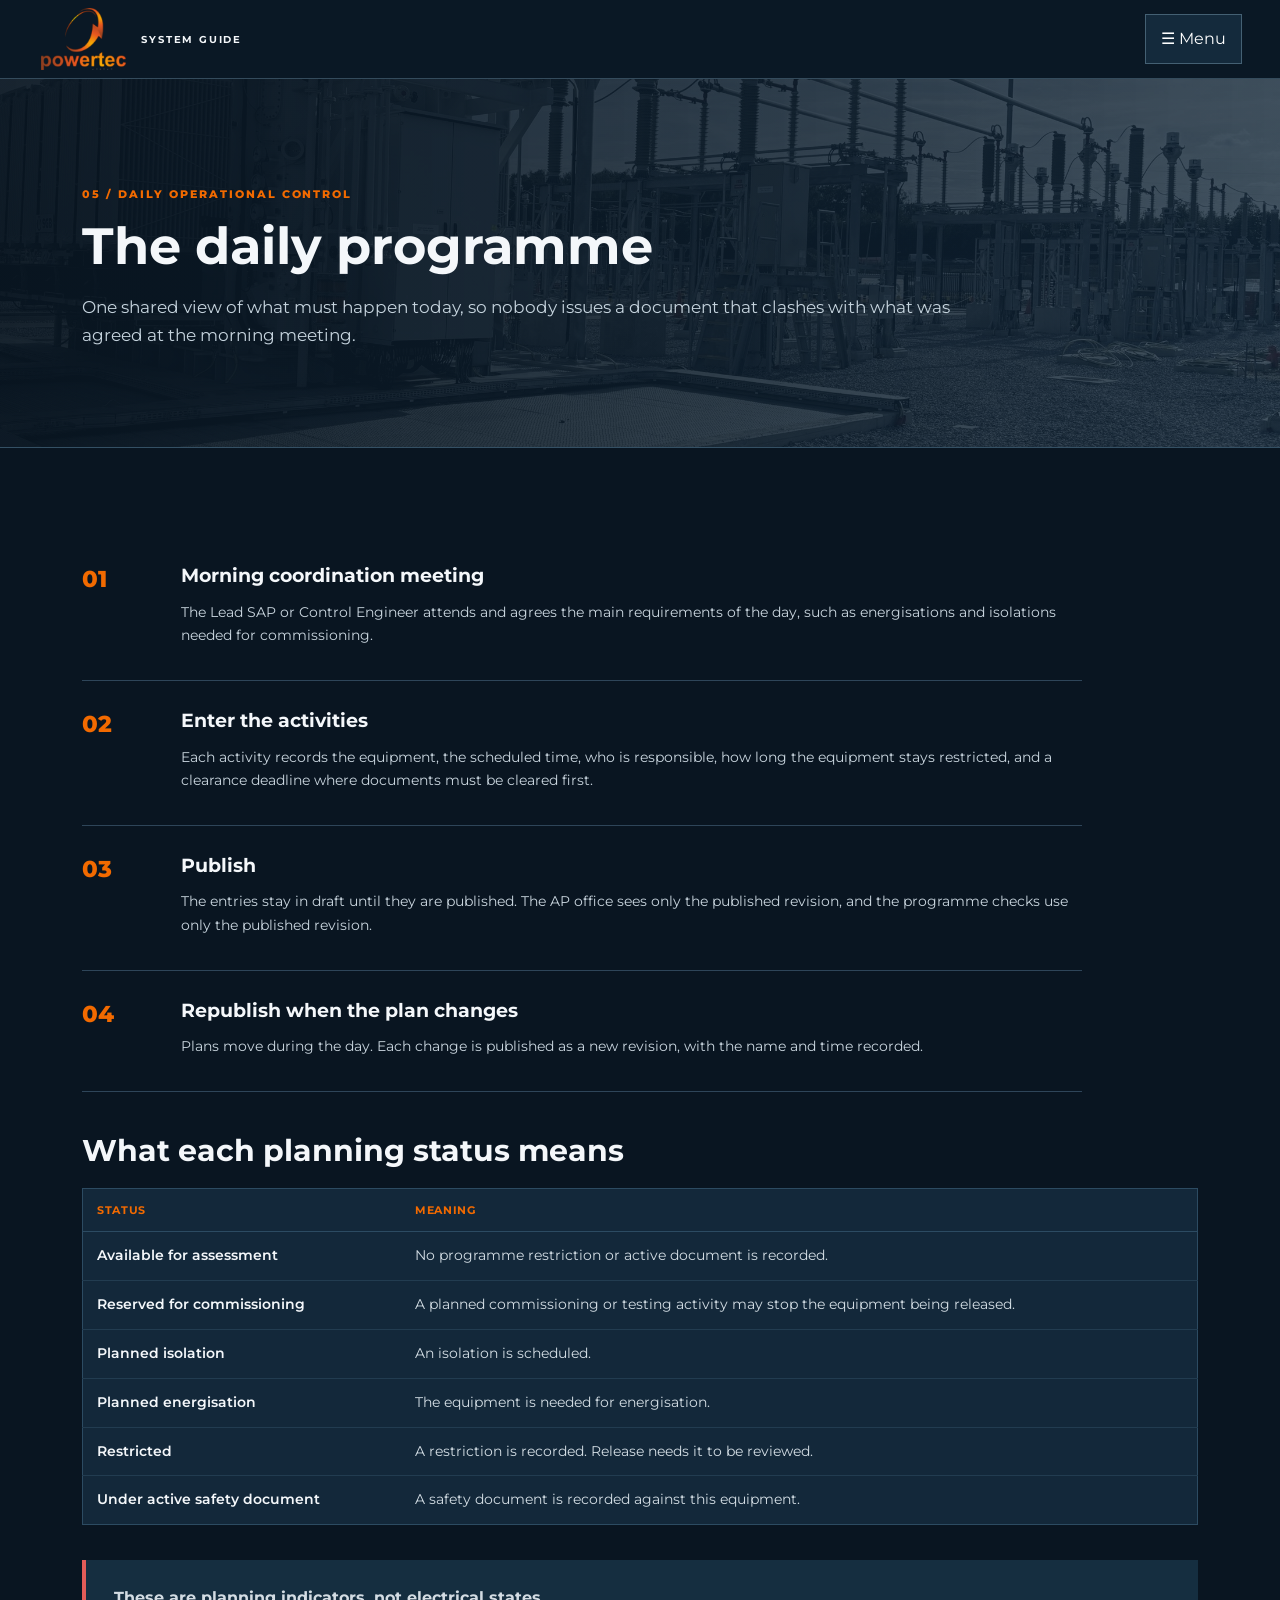
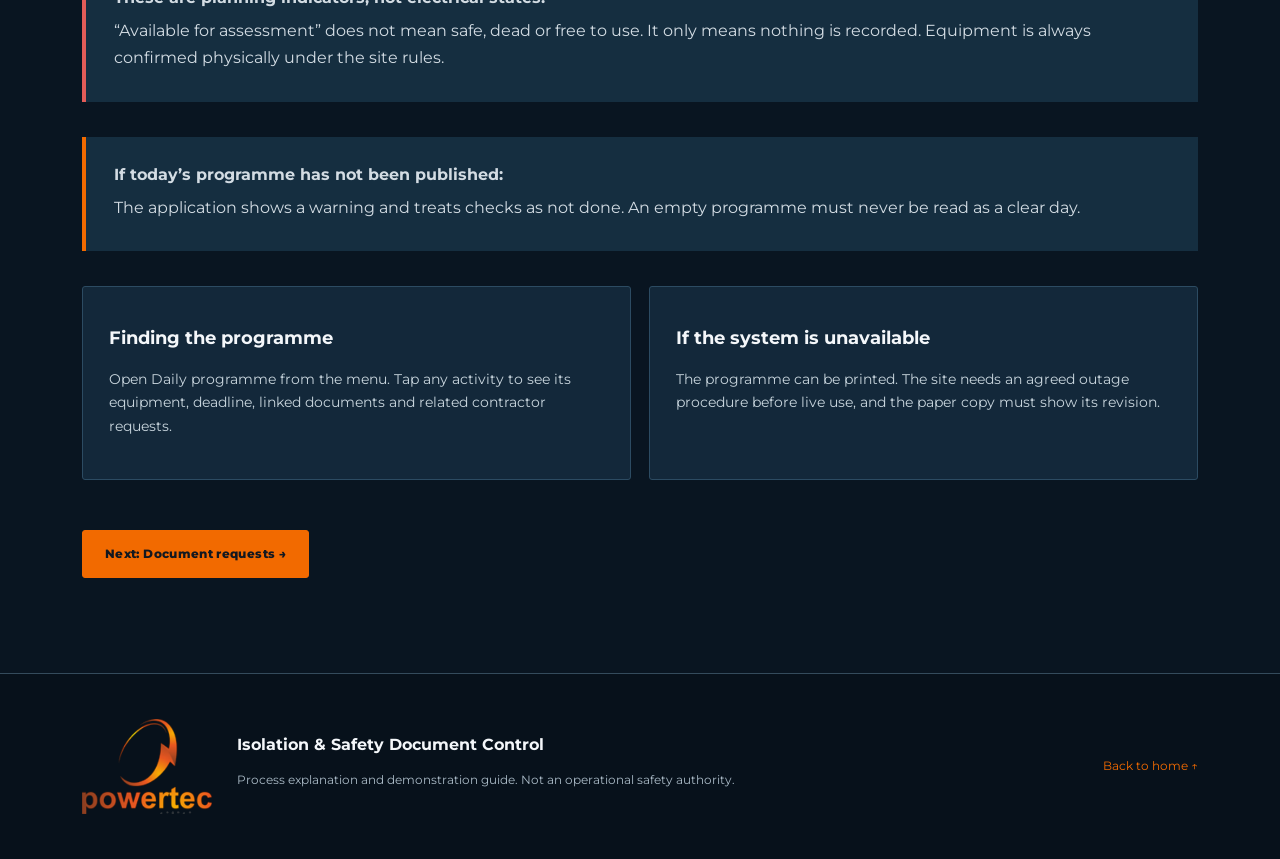
<file: daily-programme.html>
<!doctype html><html lang="en-GB"><head><meta charset="utf-8"><meta name="viewport" content="width=device-width,initial-scale=1"><title>The daily programme | Powertec System Guide</title><meta name="description" content="Powertec Isolation and Safety Document Control operating guide"><link rel="icon" href="favicon.png"><link rel="preconnect" href="https://fonts.googleapis.com"><link rel="preconnect" href="https://fonts.gstatic.com" crossorigin><link href="https://fonts.googleapis.com/css2?family=Montserrat:wght@400;500;600;700;800&display=swap" rel="stylesheet"><link rel="stylesheet" href="style.css?v=20261106-3"></head><body><a class="skip" href="#content">Skip to content</a><header class="top"><a href="index.html" class="top-brand"><img src="powertec-entry-logo.png" alt="Powertec"><span>SYSTEM GUIDE</span></a><button class="menu-button" aria-expanded="false" aria-controls="nav">☰ Menu</button><nav id="nav"><a class="" href="index.html">Home</a><a class="" href="purpose.html">Purpose</a><a class="" href="setup.html">Site setup</a><a class="" href="cabinet.html">Four cabinets</a><a class="" href="who-does-what.html">Who does what</a><a class="current" href="daily-programme.html">Daily programme</a><a class="" href="document-requests.html">Document requests</a><a class="" href="programme-checks.html">Programme checks</a><a class="" href="workflow.html">Document process</a><a class="" href="clearance-deadlines.html">Clearance deadlines</a><a class="" href="a-day-on-site.html">A day on site</a><a class="" href="app.html">Application</a><a class="" href="drawings.html">Drawings</a><a class="" href="assurance.html">Assurance</a><a class="" href="video.html">Video &amp; clients</a></nav></header><main id="content"><section class="subhero"><div class="wrap"><p class="eyebrow">05 / DAILY OPERATIONAL CONTROL</p><h1>The daily programme</h1><p class="lead">One shared view of what must happen today, so nobody issues a document that clashes with what was agreed at the morning meeting.</p></div></section><section class="wrap content"><div class="timeline"><article class="timeline-item"><span class="step-num">01</span><div><h3>Morning coordination meeting</h3><p>The Lead SAP or Control Engineer attends and agrees the main requirements of the day, such as energisations and isolations needed for commissioning.</p></div></article><article class="timeline-item"><span class="step-num">02</span><div><h3>Enter the activities</h3><p>Each activity records the equipment, the scheduled time, who is responsible, how long the equipment stays restricted, and a clearance deadline where documents must be cleared first.</p></div></article><article class="timeline-item"><span class="step-num">03</span><div><h3>Publish</h3><p>The entries stay in draft until they are published. The AP office sees only the published revision, and the programme checks use only the published revision.</p></div></article><article class="timeline-item"><span class="step-num">04</span><div><h3>Republish when the plan changes</h3><p>Plans move during the day. Each change is published as a new revision, with the name and time recorded.</p></div></article></div><h2>What each planning status means</h2><div class="table-wrap"><table class="info"><thead><tr><th>Status</th><th>Meaning</th></tr></thead><tbody><tr><td data-label="Status">Available for assessment</td><td data-label="Meaning">No programme restriction or active document is recorded.</td></tr><tr><td data-label="Status">Reserved for commissioning</td><td data-label="Meaning">A planned commissioning or testing activity may stop the equipment being released.</td></tr><tr><td data-label="Status">Planned isolation</td><td data-label="Meaning">An isolation is scheduled.</td></tr><tr><td data-label="Status">Planned energisation</td><td data-label="Meaning">The equipment is needed for energisation.</td></tr><tr><td data-label="Status">Restricted</td><td data-label="Meaning">A restriction is recorded. Release needs it to be reviewed.</td></tr><tr><td data-label="Status">Under active safety document</td><td data-label="Meaning">A safety document is recorded against this equipment.</td></tr></tbody></table></div><div class="warning"><strong>These are planning indicators, not electrical states.</strong><p>“Available for assessment” does not mean safe, dead or free to use. It only means nothing is recorded. Equipment is always confirmed physically under the site rules.</p></div><div class="note"><strong>If today’s programme has not been published:</strong><p>The application shows a warning and treats checks as not done. An empty programme must never be read as a clear day.</p></div><div class="grid two"><article class="panel"><span class="eyebrow"></span><h3>Finding the programme</h3><p>Open Daily programme from the menu. Tap any activity to see its equipment, deadline, linked documents and related contractor requests.</p></article><article class="panel"><span class="eyebrow"></span><h3>If the system is unavailable</h3><p>The programme can be printed. The site needs an agreed outage procedure before live use, and the paper copy must show its revision.</p></article></div><a class="next" href="document-requests.html">Next: Document requests →</a></section></main><footer><div class="wrap foot"><img src="powertec-entry-logo.png" alt="Powertec"><div><strong>Isolation &amp; Safety Document Control</strong><p>Process explanation and demonstration guide. Not an operational safety authority.</p></div><a href="index.html">Back to home ↑</a></div></footer><script src="site.js?v=20261106-3"></script></body></html>
</file>
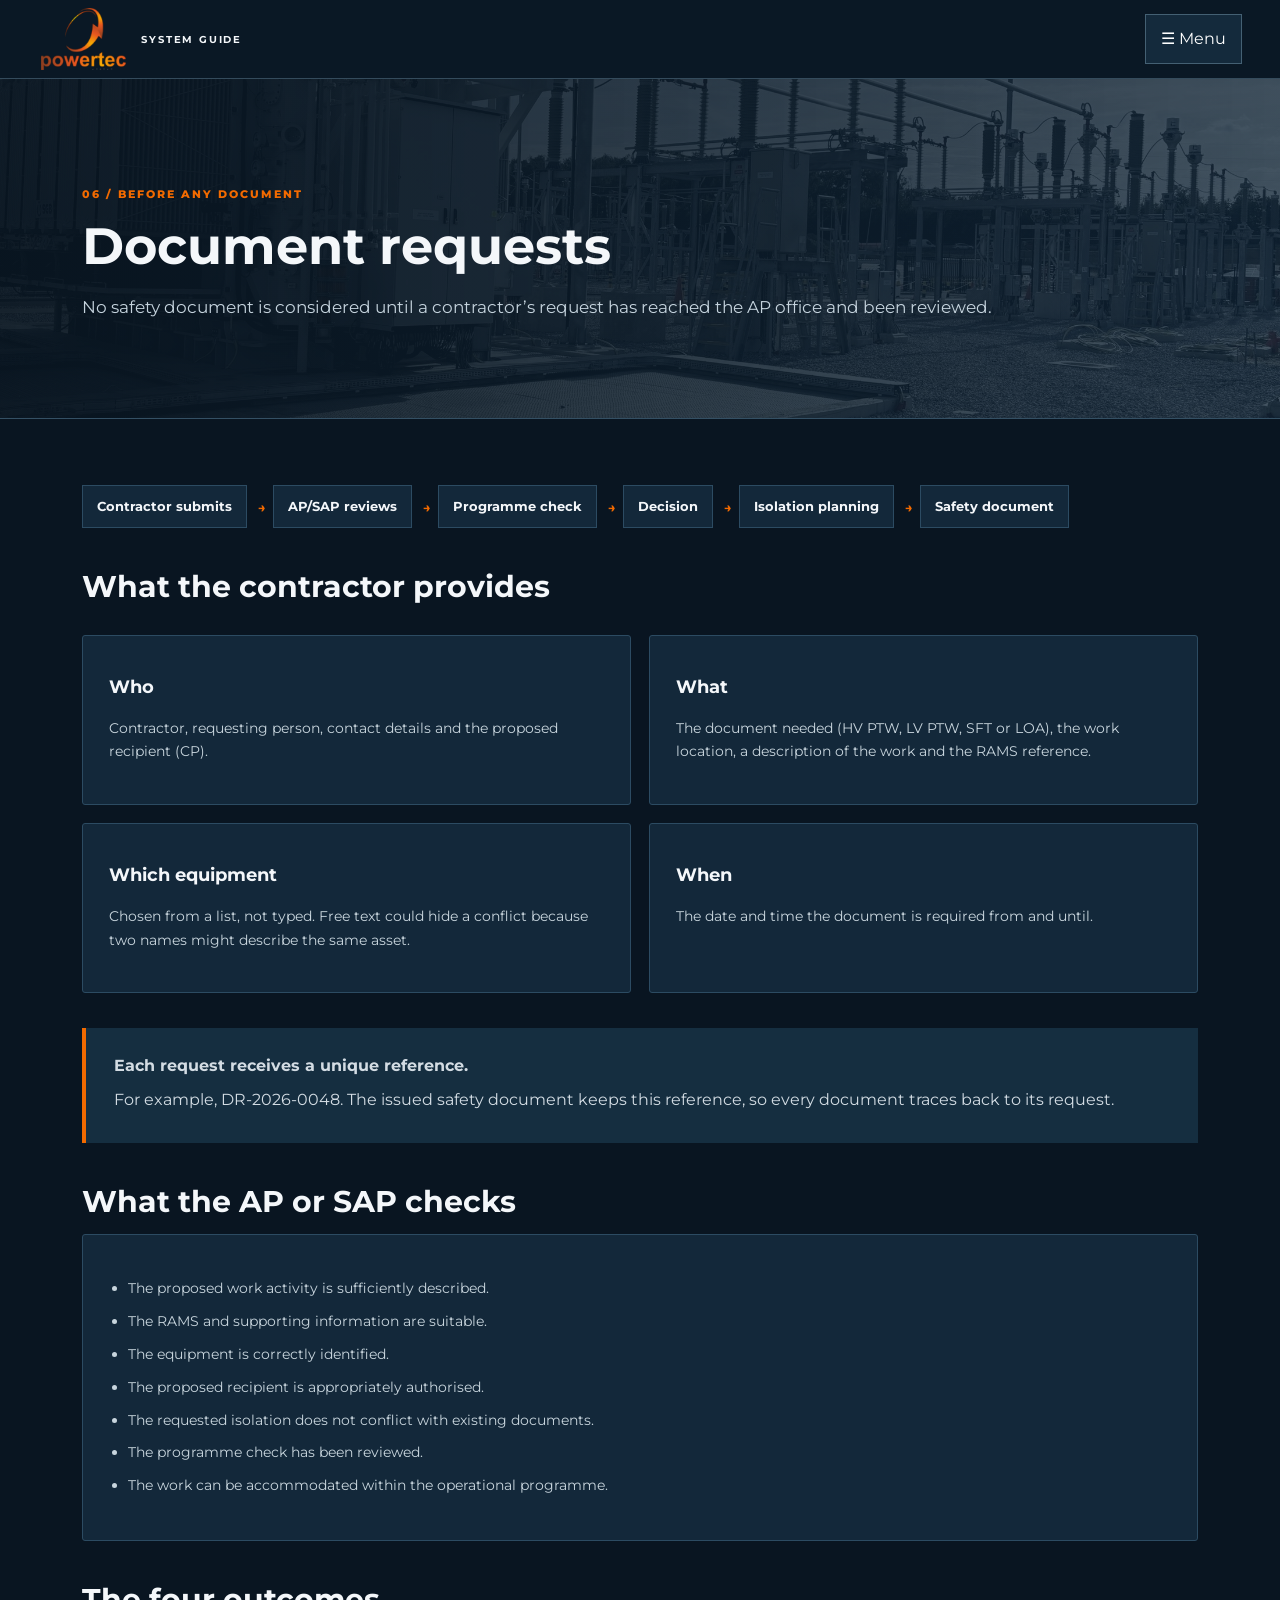
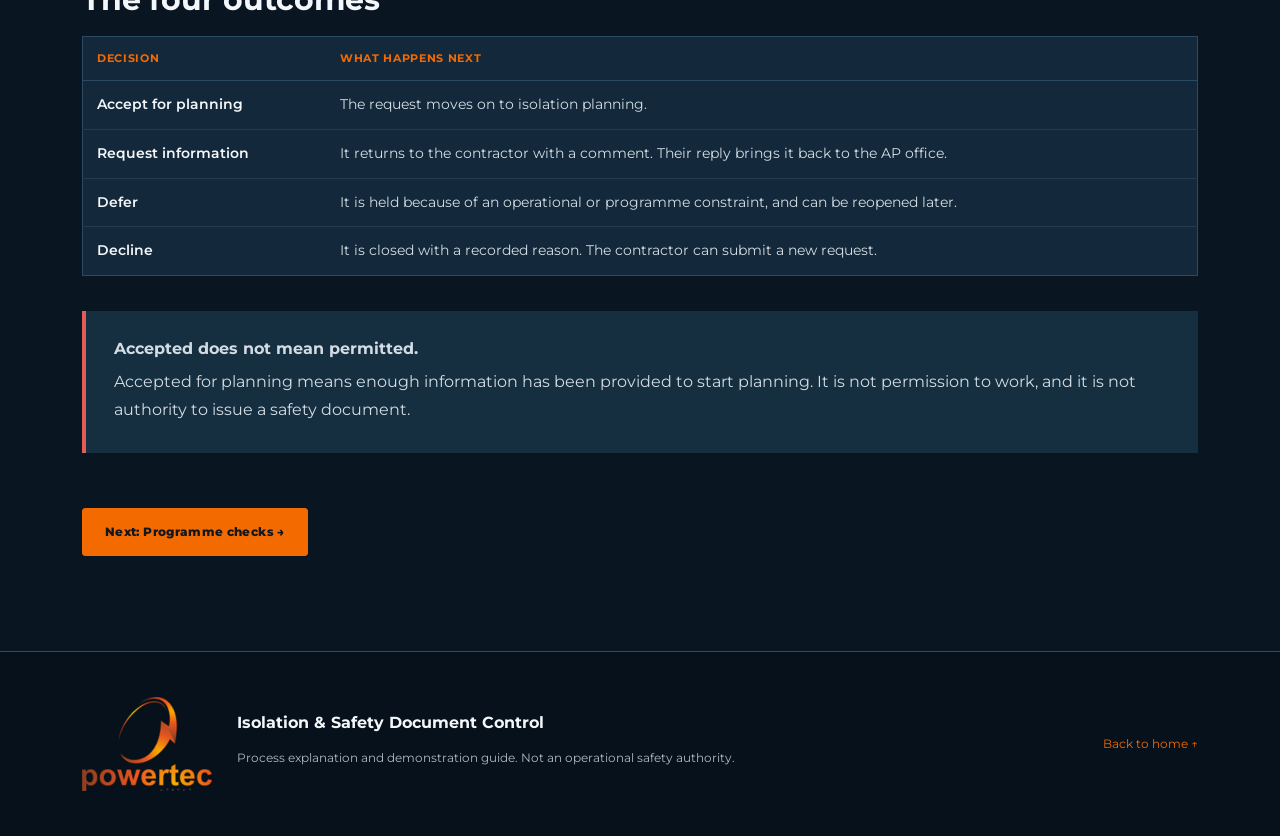
<file: document-requests.html>
<!doctype html><html lang="en-GB"><head><meta charset="utf-8"><meta name="viewport" content="width=device-width,initial-scale=1"><title>Document requests | Powertec System Guide</title><meta name="description" content="Powertec Isolation and Safety Document Control operating guide"><link rel="icon" href="favicon.png"><link rel="preconnect" href="https://fonts.googleapis.com"><link rel="preconnect" href="https://fonts.gstatic.com" crossorigin><link href="https://fonts.googleapis.com/css2?family=Montserrat:wght@400;500;600;700;800&display=swap" rel="stylesheet"><link rel="stylesheet" href="style.css?v=20261106-3"></head><body><a class="skip" href="#content">Skip to content</a><header class="top"><a href="index.html" class="top-brand"><img src="powertec-entry-logo.png" alt="Powertec"><span>SYSTEM GUIDE</span></a><button class="menu-button" aria-expanded="false" aria-controls="nav">☰ Menu</button><nav id="nav"><a class="" href="index.html">Home</a><a class="" href="purpose.html">Purpose</a><a class="" href="setup.html">Site setup</a><a class="" href="cabinet.html">Four cabinets</a><a class="" href="who-does-what.html">Who does what</a><a class="" href="daily-programme.html">Daily programme</a><a class="current" href="document-requests.html">Document requests</a><a class="" href="programme-checks.html">Programme checks</a><a class="" href="workflow.html">Document process</a><a class="" href="clearance-deadlines.html">Clearance deadlines</a><a class="" href="a-day-on-site.html">A day on site</a><a class="" href="app.html">Application</a><a class="" href="drawings.html">Drawings</a><a class="" href="assurance.html">Assurance</a><a class="" href="video.html">Video &amp; clients</a></nav></header><main id="content"><section class="subhero"><div class="wrap"><p class="eyebrow">06 / BEFORE ANY DOCUMENT</p><h1>Document requests</h1><p class="lead">No safety document is considered until a contractor’s request has reached the AP office and been reviewed.</p></div></section><section class="wrap content"><ol class="flow"><li>Contractor submits</li><li>AP/SAP reviews</li><li>Programme check</li><li>Decision</li><li>Isolation planning</li><li>Safety document</li></ol><h2>What the contractor provides</h2><div class="grid two"><article class="panel"><span class="eyebrow"></span><h3>Who</h3><p>Contractor, requesting person, contact details and the proposed recipient (CP).</p></article><article class="panel"><span class="eyebrow"></span><h3>What</h3><p>The document needed (HV PTW, LV PTW, SFT or LOA), the work location, a description of the work and the RAMS reference.</p></article><article class="panel"><span class="eyebrow"></span><h3>Which equipment</h3><p>Chosen from a list, not typed. Free text could hide a conflict because two names might describe the same asset.</p></article><article class="panel"><span class="eyebrow"></span><h3>When</h3><p>The date and time the document is required from and until.</p></article></div><div class="note"><strong>Each request receives a unique reference.</strong><p>For example, DR-2026-0048. The issued safety document keeps this reference, so every document traces back to its request.</p></div><h2>What the AP or SAP checks</h2><div class="panel"><ul><li>The proposed work activity is sufficiently described.</li><li>The RAMS and supporting information are suitable.</li><li>The equipment is correctly identified.</li><li>The proposed recipient is appropriately authorised.</li><li>The requested isolation does not conflict with existing documents.</li><li>The programme check has been reviewed.</li><li>The work can be accommodated within the operational programme.</li></ul></div><h2>The four outcomes</h2><div class="table-wrap"><table class="info"><thead><tr><th>Decision</th><th>What happens next</th></tr></thead><tbody><tr><td data-label="Decision">Accept for planning</td><td data-label="What happens next">The request moves on to isolation planning.</td></tr><tr><td data-label="Decision">Request information</td><td data-label="What happens next">It returns to the contractor with a comment. Their reply brings it back to the AP office.</td></tr><tr><td data-label="Decision">Defer</td><td data-label="What happens next">It is held because of an operational or programme constraint, and can be reopened later.</td></tr><tr><td data-label="Decision">Decline</td><td data-label="What happens next">It is closed with a recorded reason. The contractor can submit a new request.</td></tr></tbody></table></div><div class="warning"><strong>Accepted does not mean permitted.</strong><p>Accepted for planning means enough information has been provided to start planning. It is not permission to work, and it is not authority to issue a safety document.</p></div><a class="next" href="programme-checks.html">Next: Programme checks →</a></section></main><footer><div class="wrap foot"><img src="powertec-entry-logo.png" alt="Powertec"><div><strong>Isolation &amp; Safety Document Control</strong><p>Process explanation and demonstration guide. Not an operational safety authority.</p></div><a href="index.html">Back to home ↑</a></div></footer><script src="site.js?v=20261106-3"></script></body></html>
</file>
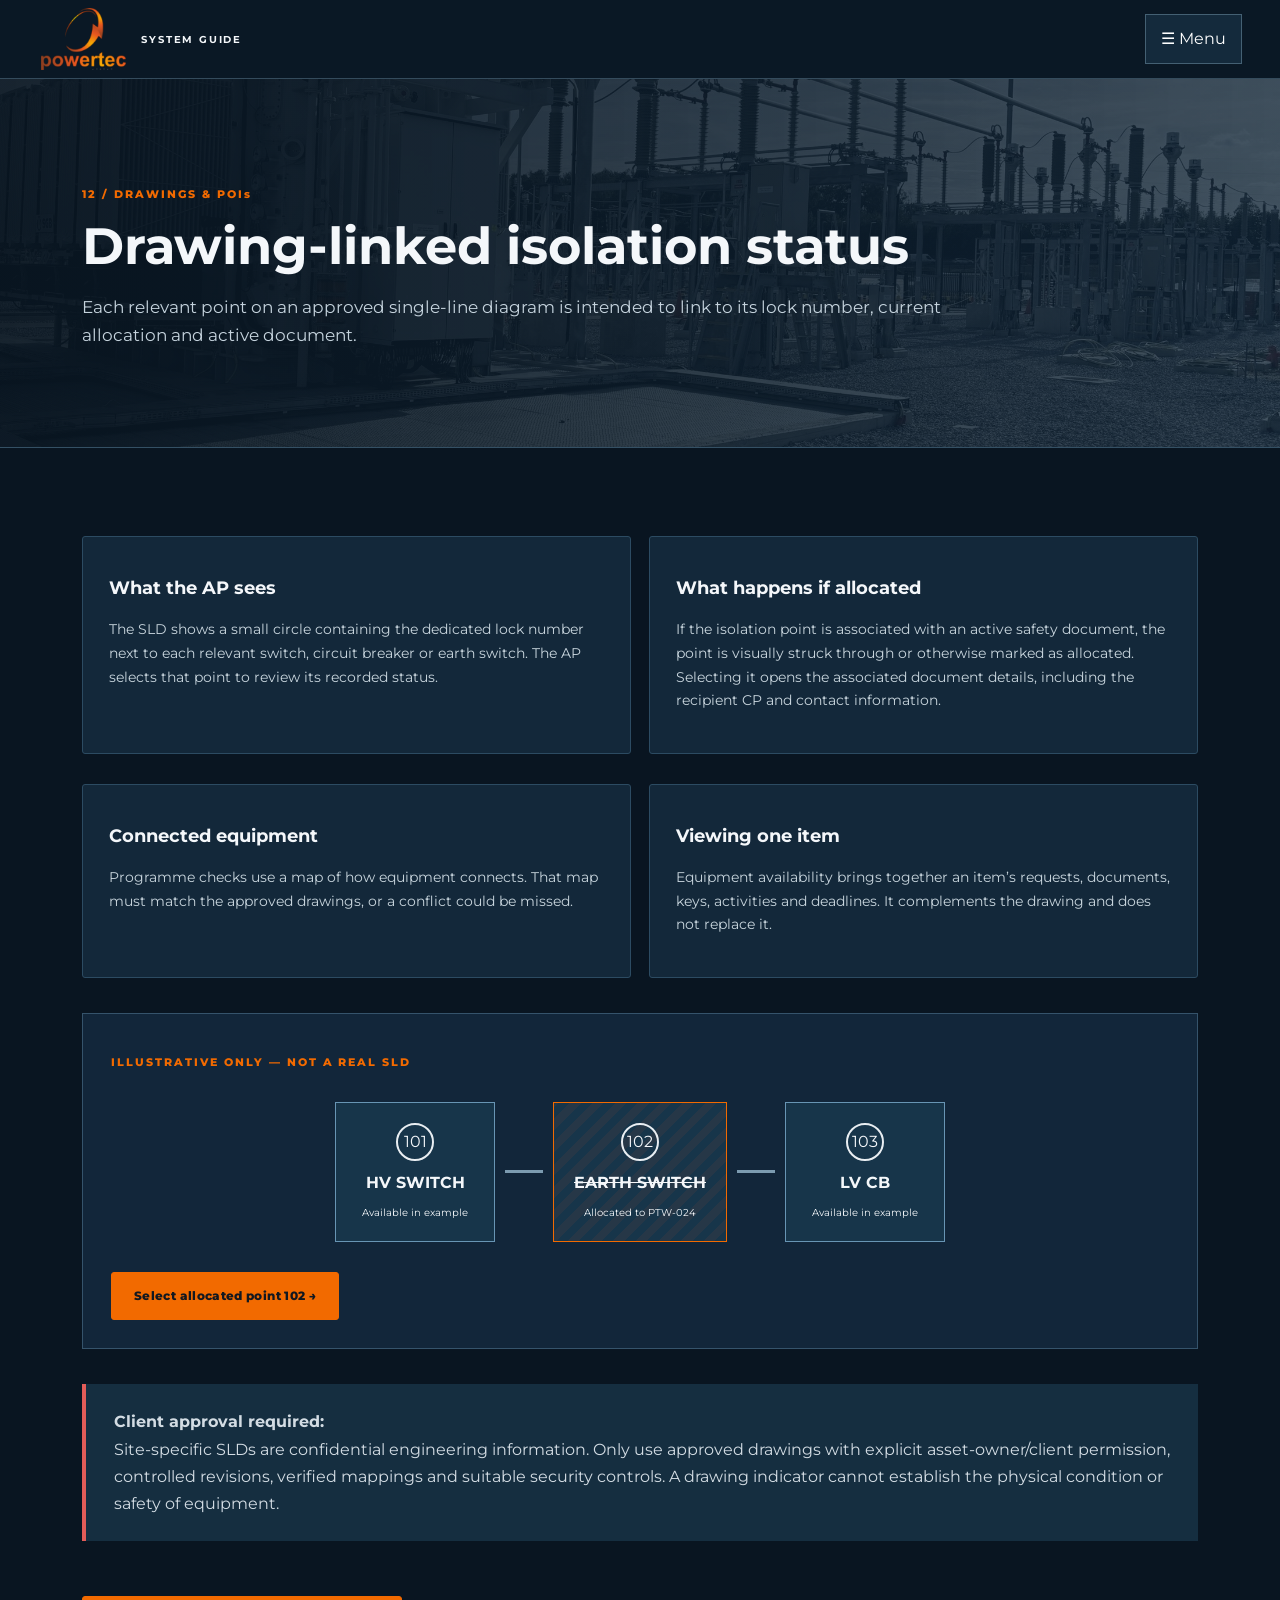
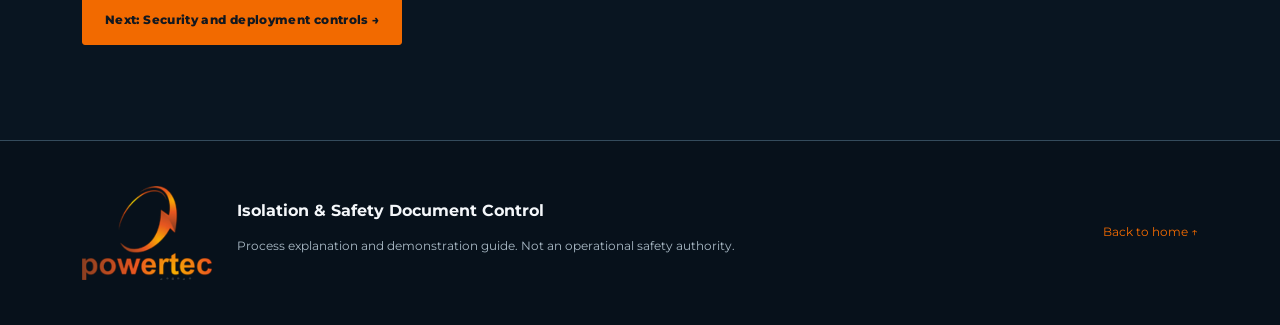
<file: drawings.html>
<!doctype html><html lang="en-GB"><head><meta charset="utf-8"><meta name="viewport" content="width=device-width,initial-scale=1"><title>Drawing-linked isolation status | Powertec System Guide</title><meta name="description" content="Powertec Isolation and Safety Document Control operating guide"><link rel="icon" href="favicon.png"><link rel="preconnect" href="https://fonts.googleapis.com"><link rel="preconnect" href="https://fonts.gstatic.com" crossorigin><link href="https://fonts.googleapis.com/css2?family=Montserrat:wght@400;500;600;700;800&display=swap" rel="stylesheet"><link rel="stylesheet" href="style.css?v=20261106-3"></head><body><a class="skip" href="#content">Skip to content</a><header class="top"><a href="index.html" class="top-brand"><img src="powertec-entry-logo.png" alt="Powertec"><span>SYSTEM GUIDE</span></a><button class="menu-button" aria-expanded="false" aria-controls="nav">☰ Menu</button><nav id="nav"><a class="" href="index.html">Home</a><a class="" href="purpose.html">Purpose</a><a class="" href="setup.html">Site setup</a><a class="" href="cabinet.html">Four cabinets</a><a class="" href="who-does-what.html">Who does what</a><a class="" href="daily-programme.html">Daily programme</a><a class="" href="document-requests.html">Document requests</a><a class="" href="programme-checks.html">Programme checks</a><a class="" href="workflow.html">Document process</a><a class="" href="clearance-deadlines.html">Clearance deadlines</a><a class="" href="a-day-on-site.html">A day on site</a><a class="" href="app.html">Application</a><a class="current" href="drawings.html">Drawings</a><a class="" href="assurance.html">Assurance</a><a class="" href="video.html">Video &amp; clients</a></nav></header><main id="content"><section class="subhero"><div class="wrap"><p class="eyebrow">12 / DRAWINGS &amp; POIs</p><h1>Drawing-linked isolation status</h1><p class="lead">Each relevant point on an approved single-line diagram is intended to link to its lock number, current allocation and active document.</p></div></section><section class="wrap content"><div class="grid two"><article class="panel"><span class="eyebrow"></span><h3>What the AP sees</h3><p>The SLD shows a small circle containing the dedicated lock number next to each relevant switch, circuit breaker or earth switch. The AP selects that point to review its recorded status.</p></article><article class="panel"><span class="eyebrow"></span><h3>What happens if allocated</h3><p>If the isolation point is associated with an active safety document, the point is visually struck through or otherwise marked as allocated. Selecting it opens the associated document details, including the recipient CP and contact information.</p></article></div><div class="grid two"><article class="panel"><span class="eyebrow"></span><h3>Connected equipment</h3><p>Programme checks use a map of how equipment connects. That map must match the approved drawings, or a conflict could be missed.</p></article><article class="panel"><span class="eyebrow"></span><h3>Viewing one item</h3><p>Equipment availability brings together an item’s requests, documents, keys, activities and deadlines. It complements the drawing and does not replace it.</p></article></div><div class="schematic"><p class="eyebrow">ILLUSTRATIVE ONLY — NOT A REAL SLD</p><div class="sld-row"><div class="asset"><span class="asset-no">101</span><strong>HV SWITCH</strong><small>Available in example</small></div><div class="line"></div><div class="asset occupied"><span class="asset-no">102</span><strong>EARTH SWITCH</strong><small>Allocated to PTW-024</small></div><div class="line"></div><div class="asset"><span class="asset-no">103</span><strong>LV CB</strong><small>Available in example</small></div></div><button class="btn" id="showExample" type="button">Select allocated point 102 →</button><div id="exampleRecord" hidden class="record"><strong>Illustrative linked document</strong><p>Point 102 · PTW-024 · CP: Example recipient · Status: Allocated (sample only)</p><p>This is a demonstration of the proposed click-through behaviour, not a live asset record.</p></div></div><div class="warning"><strong>Client approval required:</strong> Site-specific SLDs are confidential engineering information. Only use approved drawings with explicit asset-owner/client permission, controlled revisions, verified mappings and suitable security controls. A drawing indicator cannot establish the physical condition or safety of equipment.</div><a class="next" href="assurance.html">Next: Security and deployment controls →</a></section></main><footer><div class="wrap foot"><img src="powertec-entry-logo.png" alt="Powertec"><div><strong>Isolation &amp; Safety Document Control</strong><p>Process explanation and demonstration guide. Not an operational safety authority.</p></div><a href="index.html">Back to home ↑</a></div></footer><script src="site.js?v=20261106-3"></script></body></html>
</file>
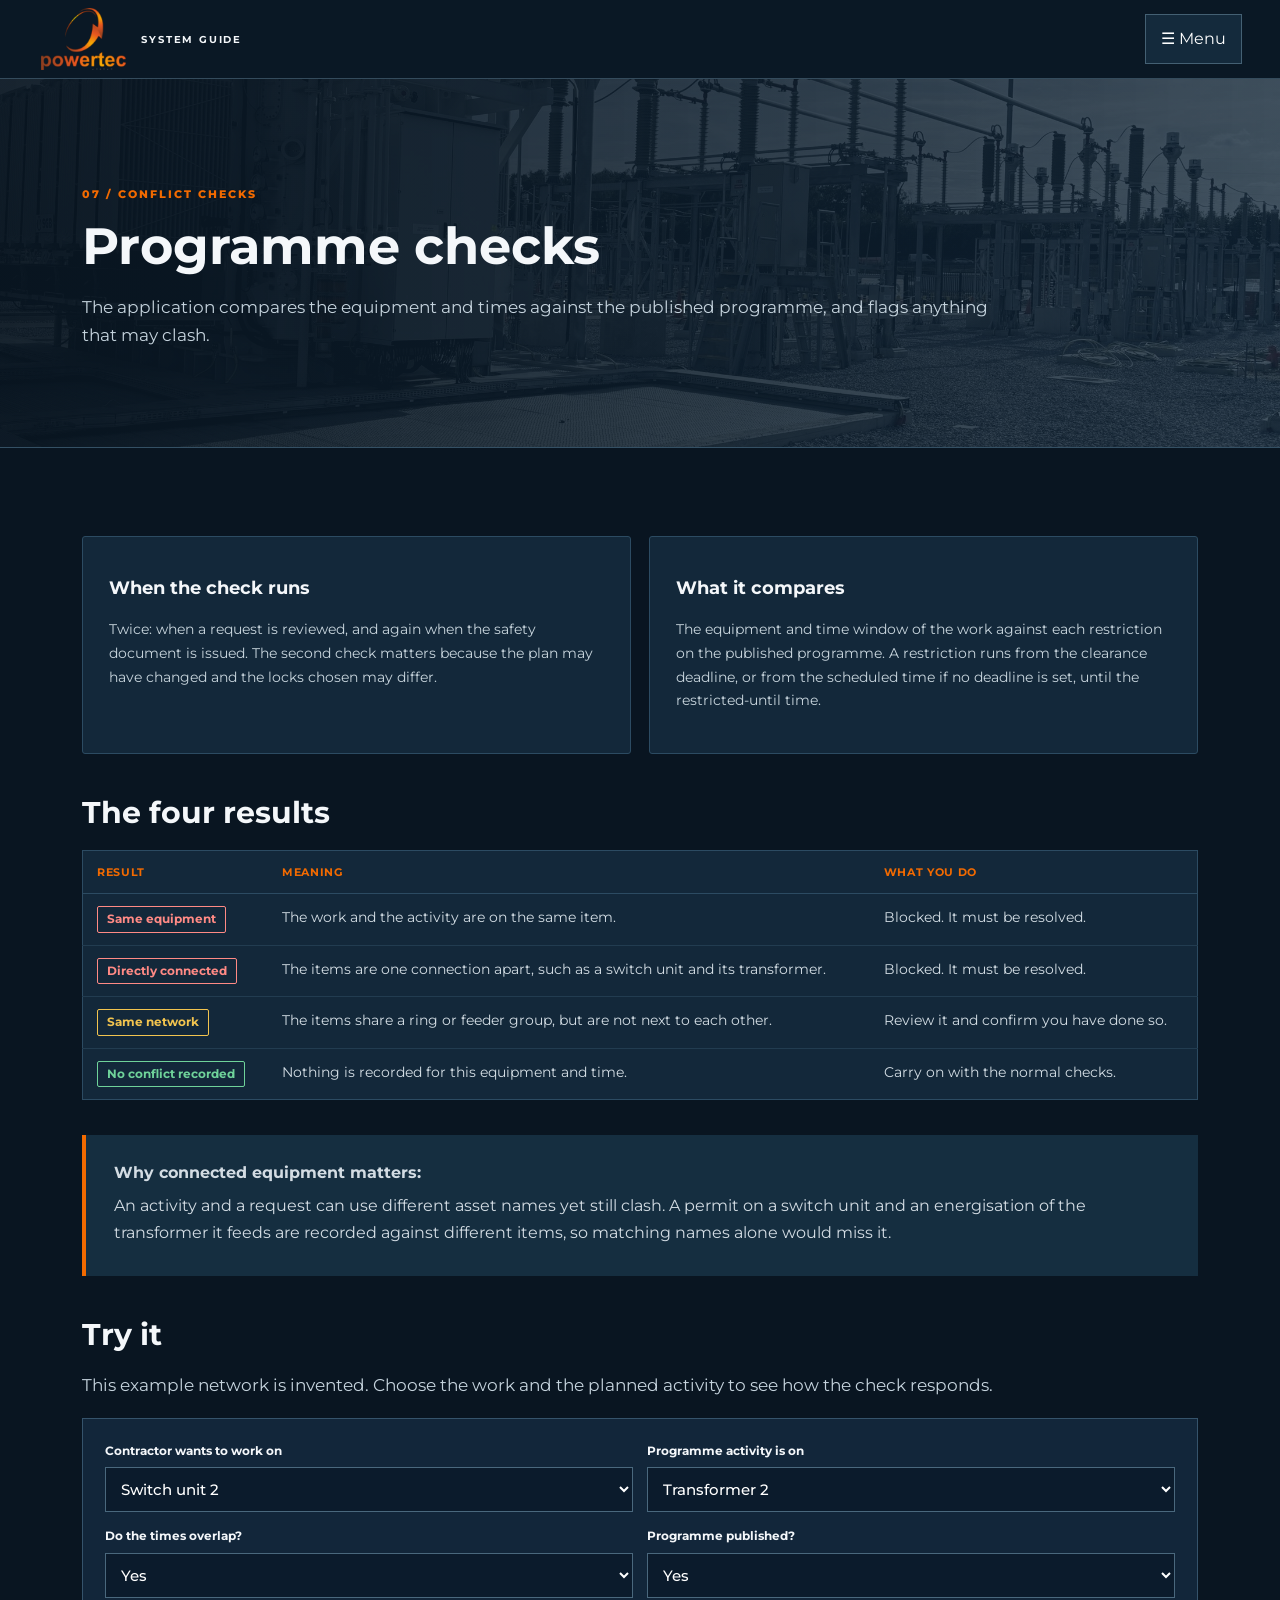
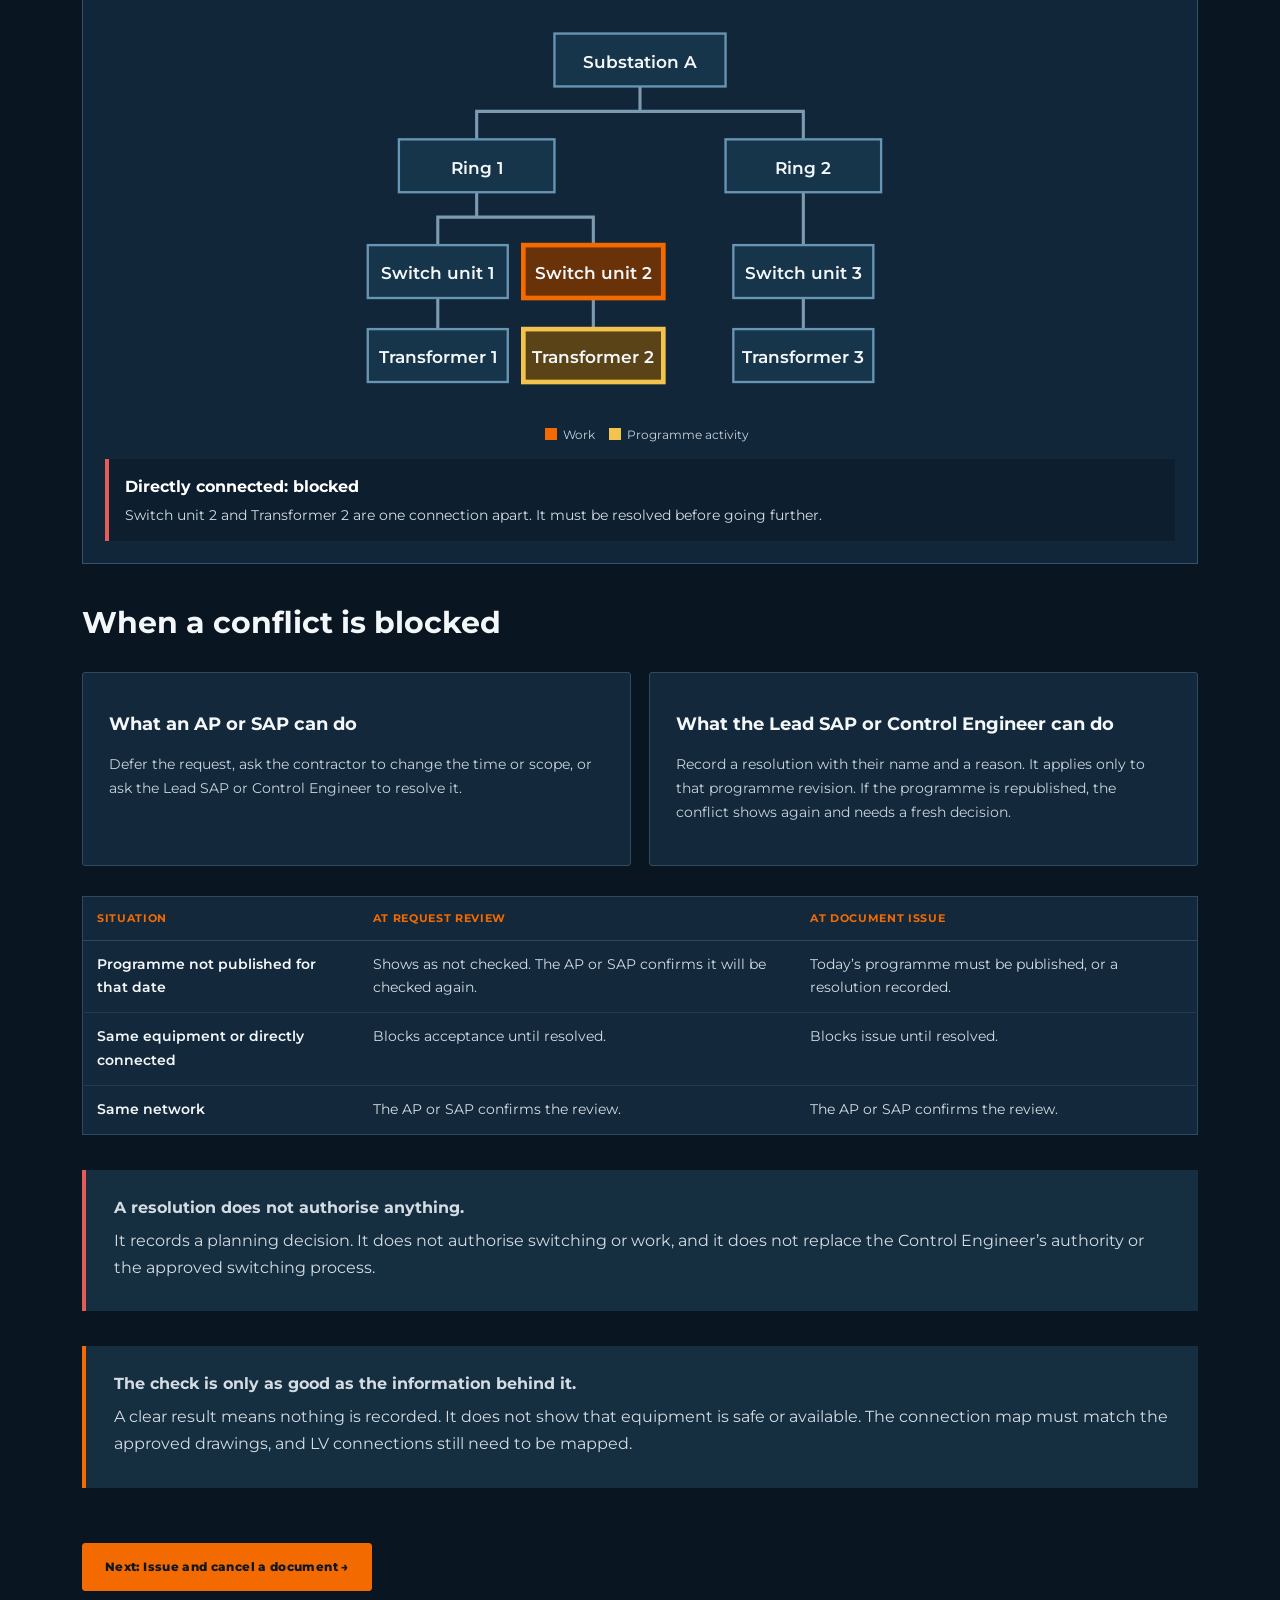
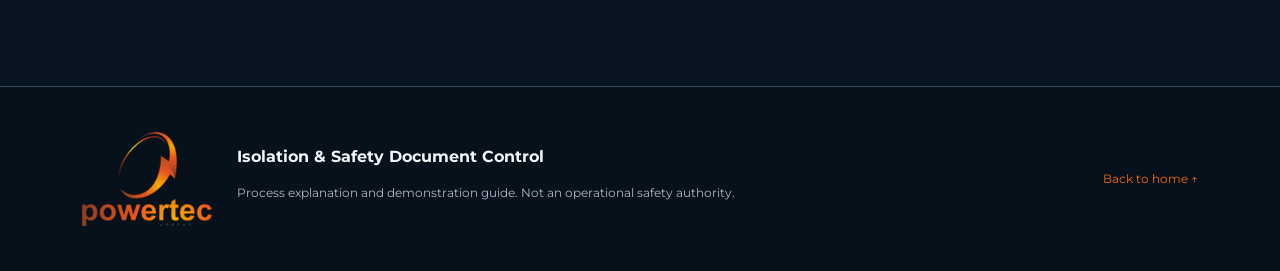
<file: programme-checks.html>
<!doctype html><html lang="en-GB"><head><meta charset="utf-8"><meta name="viewport" content="width=device-width,initial-scale=1"><title>Programme checks | Powertec System Guide</title><meta name="description" content="Powertec Isolation and Safety Document Control operating guide"><link rel="icon" href="favicon.png"><link rel="preconnect" href="https://fonts.googleapis.com"><link rel="preconnect" href="https://fonts.gstatic.com" crossorigin><link href="https://fonts.googleapis.com/css2?family=Montserrat:wght@400;500;600;700;800&display=swap" rel="stylesheet"><link rel="stylesheet" href="style.css?v=20261106-3"></head><body><a class="skip" href="#content">Skip to content</a><header class="top"><a href="index.html" class="top-brand"><img src="powertec-entry-logo.png" alt="Powertec"><span>SYSTEM GUIDE</span></a><button class="menu-button" aria-expanded="false" aria-controls="nav">☰ Menu</button><nav id="nav"><a class="" href="index.html">Home</a><a class="" href="purpose.html">Purpose</a><a class="" href="setup.html">Site setup</a><a class="" href="cabinet.html">Four cabinets</a><a class="" href="who-does-what.html">Who does what</a><a class="" href="daily-programme.html">Daily programme</a><a class="" href="document-requests.html">Document requests</a><a class="current" href="programme-checks.html">Programme checks</a><a class="" href="workflow.html">Document process</a><a class="" href="clearance-deadlines.html">Clearance deadlines</a><a class="" href="a-day-on-site.html">A day on site</a><a class="" href="app.html">Application</a><a class="" href="drawings.html">Drawings</a><a class="" href="assurance.html">Assurance</a><a class="" href="video.html">Video &amp; clients</a></nav></header><main id="content"><section class="subhero"><div class="wrap"><p class="eyebrow">07 / CONFLICT CHECKS</p><h1>Programme checks</h1><p class="lead">The application compares the equipment and times against the published programme, and flags anything that may clash.</p></div></section><section class="wrap content"><div class="grid two"><article class="panel"><span class="eyebrow"></span><h3>When the check runs</h3><p>Twice: when a request is reviewed, and again when the safety document is issued. The second check matters because the plan may have changed and the locks chosen may differ.</p></article><article class="panel"><span class="eyebrow"></span><h3>What it compares</h3><p>The equipment and time window of the work against each restriction on the published programme. A restriction runs from the clearance deadline, or from the scheduled time if no deadline is set, until the restricted-until time.</p></article></div><h2>The four results</h2><div class="table-wrap"><table class="info"><thead><tr><th>Result</th><th>Meaning</th><th>What you do</th></tr></thead><tbody><tr><td data-label="Result"><span class="tag crit">Same equipment</span></td><td data-label="Meaning">The work and the activity are on the same item.</td><td data-label="What you do">Blocked. It must be resolved.</td></tr><tr><td data-label="Result"><span class="tag crit">Directly connected</span></td><td data-label="Meaning">The items are one connection apart, such as a switch unit and its transformer.</td><td data-label="What you do">Blocked. It must be resolved.</td></tr><tr><td data-label="Result"><span class="tag warn">Same network</span></td><td data-label="Meaning">The items share a ring or feeder group, but are not next to each other.</td><td data-label="What you do">Review it and confirm you have done so.</td></tr><tr><td data-label="Result"><span class="tag good">No conflict recorded</span></td><td data-label="Meaning">Nothing is recorded for this equipment and time.</td><td data-label="What you do">Carry on with the normal checks.</td></tr></tbody></table></div><div class="note"><strong>Why connected equipment matters:</strong><p>An activity and a request can use different asset names yet still clash. A permit on a switch unit and an energisation of the transformer it feeds are recorded against different items, so matching names alone would miss it.</p></div><h2>Try it</h2><p class="lead">This example network is invented. Choose the work and the planned activity to see how the check responds.</p><div class="try"><div class="try-controls">
  <label>Contractor wants to work on<select id="tWork"></select></label>
  <label>Programme activity is on<select id="tPlan"></select></label>
  <label>Do the times overlap?<select id="tTime"><option value="yes">Yes</option><option value="no">No</option></select></label>
  <label>Programme published?<select id="tPub"><option value="yes">Yes</option><option value="no">No</option></select></label>
 </div>
 <svg class="net" viewBox="0 0 360 258" role="img" aria-label="Invented example network. Substation A feeds Ring 1 and Ring 2. Ring 1 has switch units 1 and 2, feeding transformers 1 and 2. Ring 2 has switch unit 3, feeding transformer 3.">
  <g class="wires"><path d="M180 44V60H75V78M180 60H285V78M75 112V128H50V146M75 128H150V146M285 112V146M50 180V200M150 180V200M285 180V200"/></g>
  <g data-n="subA"><rect x="125" y="10" width="110" height="34"/><text x="180" y="32">Substation A</text></g>
  <g data-n="r1"><rect x="25" y="78" width="100" height="34"/><text x="75" y="100">Ring 1</text></g>
  <g data-n="r2"><rect x="235" y="78" width="100" height="34"/><text x="285" y="100">Ring 2</text></g>
  <g data-n="su1"><rect x="5" y="146" width="90" height="34"/><text x="50" y="168">Switch unit 1</text></g>
  <g data-n="su2"><rect x="105" y="146" width="90" height="34"/><text x="150" y="168">Switch unit 2</text></g>
  <g data-n="su3"><rect x="240" y="146" width="90" height="34"/><text x="285" y="168">Switch unit 3</text></g>
  <g data-n="t1"><rect x="5" y="200" width="90" height="34"/><text x="50" y="222">Transformer 1</text></g>
  <g data-n="t2"><rect x="105" y="200" width="90" height="34"/><text x="150" y="222">Transformer 2</text></g>
  <g data-n="t3"><rect x="240" y="200" width="90" height="34"/><text x="285" y="222">Transformer 3</text></g>
 </svg>
 <p class="net-key"><span class="k work"></span>Work<span class="k plan"></span>Programme activity</p>
 <div class="try-result" id="tResult" aria-live="polite"></div></div><h2>When a conflict is blocked</h2><div class="grid two"><article class="panel"><span class="eyebrow"></span><h3>What an AP or SAP can do</h3><p>Defer the request, ask the contractor to change the time or scope, or ask the Lead SAP or Control Engineer to resolve it.</p></article><article class="panel"><span class="eyebrow"></span><h3>What the Lead SAP or Control Engineer can do</h3><p>Record a resolution with their name and a reason. It applies only to that programme revision. If the programme is republished, the conflict shows again and needs a fresh decision.</p></article></div><div class="table-wrap"><table class="info"><thead><tr><th>Situation</th><th>At request review</th><th>At document issue</th></tr></thead><tbody><tr><td data-label="Situation">Programme not published for that date</td><td data-label="At request review">Shows as not checked. The AP or SAP confirms it will be checked again.</td><td data-label="At document issue">Today’s programme must be published, or a resolution recorded.</td></tr><tr><td data-label="Situation">Same equipment or directly connected</td><td data-label="At request review">Blocks acceptance until resolved.</td><td data-label="At document issue">Blocks issue until resolved.</td></tr><tr><td data-label="Situation">Same network</td><td data-label="At request review">The AP or SAP confirms the review.</td><td data-label="At document issue">The AP or SAP confirms the review.</td></tr></tbody></table></div><div class="warning"><strong>A resolution does not authorise anything.</strong><p>It records a planning decision. It does not authorise switching or work, and it does not replace the Control Engineer’s authority or the approved switching process.</p></div><div class="note"><strong>The check is only as good as the information behind it.</strong><p>A clear result means nothing is recorded. It does not show that equipment is safe or available. The connection map must match the approved drawings, and LV connections still need to be mapped.</p></div><a class="next" href="workflow.html">Next: Issue and cancel a document →</a></section></main><footer><div class="wrap foot"><img src="powertec-entry-logo.png" alt="Powertec"><div><strong>Isolation &amp; Safety Document Control</strong><p>Process explanation and demonstration guide. Not an operational safety authority.</p></div><a href="index.html">Back to home ↑</a></div></footer><script src="site.js?v=20261106-3"></script></body></html>
</file>
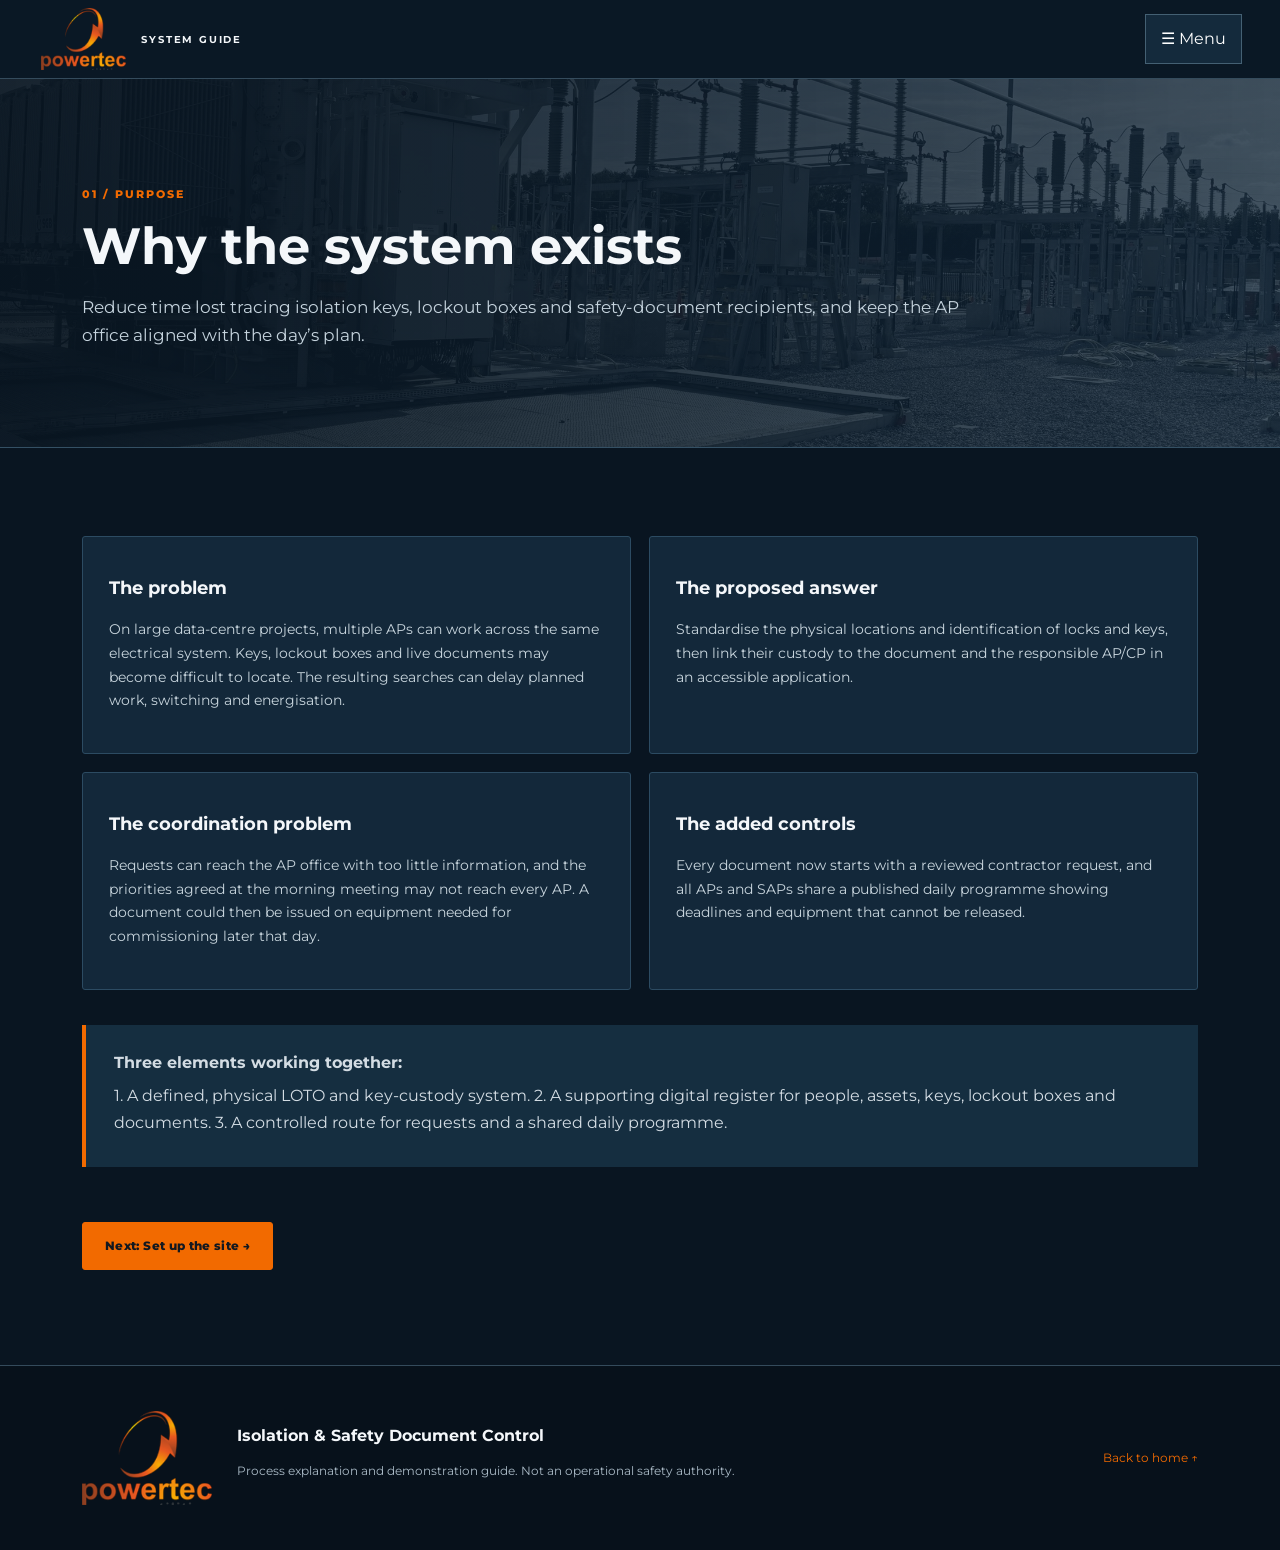
<file: purpose.html>
<!doctype html><html lang="en-GB"><head><meta charset="utf-8"><meta name="viewport" content="width=device-width,initial-scale=1"><title>Why the system exists | Powertec System Guide</title><meta name="description" content="Powertec Isolation and Safety Document Control operating guide"><link rel="icon" href="favicon.png"><link rel="preconnect" href="https://fonts.googleapis.com"><link rel="preconnect" href="https://fonts.gstatic.com" crossorigin><link href="https://fonts.googleapis.com/css2?family=Montserrat:wght@400;500;600;700;800&display=swap" rel="stylesheet"><link rel="stylesheet" href="style.css?v=20261106-3"></head><body><a class="skip" href="#content">Skip to content</a><header class="top"><a href="index.html" class="top-brand"><img src="powertec-entry-logo.png" alt="Powertec"><span>SYSTEM GUIDE</span></a><button class="menu-button" aria-expanded="false" aria-controls="nav">☰ Menu</button><nav id="nav"><a class="" href="index.html">Home</a><a class="current" href="purpose.html">Purpose</a><a class="" href="setup.html">Site setup</a><a class="" href="cabinet.html">Four cabinets</a><a class="" href="who-does-what.html">Who does what</a><a class="" href="daily-programme.html">Daily programme</a><a class="" href="document-requests.html">Document requests</a><a class="" href="programme-checks.html">Programme checks</a><a class="" href="workflow.html">Document process</a><a class="" href="clearance-deadlines.html">Clearance deadlines</a><a class="" href="a-day-on-site.html">A day on site</a><a class="" href="app.html">Application</a><a class="" href="drawings.html">Drawings</a><a class="" href="assurance.html">Assurance</a><a class="" href="video.html">Video &amp; clients</a></nav></header><main id="content"><section class="subhero"><div class="wrap"><p class="eyebrow">01 / PURPOSE</p><h1>Why the system exists</h1><p class="lead">Reduce time lost tracing isolation keys, lockout boxes and safety-document recipients, and keep the AP office aligned with the day’s plan.</p></div></section><section class="wrap content"><div class="grid two"><article class="panel"><span class="eyebrow"></span><h3>The problem</h3><p>On large data-centre projects, multiple APs can work across the same electrical system. Keys, lockout boxes and live documents may become difficult to locate. The resulting searches can delay planned work, switching and energisation.</p></article><article class="panel"><span class="eyebrow"></span><h3>The proposed answer</h3><p>Standardise the physical locations and identification of locks and keys, then link their custody to the document and the responsible AP/CP in an accessible application.</p></article><article class="panel"><span class="eyebrow"></span><h3>The coordination problem</h3><p>Requests can reach the AP office with too little information, and the priorities agreed at the morning meeting may not reach every AP. A document could then be issued on equipment needed for commissioning later that day.</p></article><article class="panel"><span class="eyebrow"></span><h3>The added controls</h3><p>Every document now starts with a reviewed contractor request, and all APs and SAPs share a published daily programme showing deadlines and equipment that cannot be released.</p></article></div><div class="note"><strong>Three elements working together:</strong> <p>1. A defined, physical LOTO and key-custody system. 2. A supporting digital register for people, assets, keys, lockout boxes and documents. 3. A controlled route for requests and a shared daily programme.</p></div><a class="next" href="setup.html">Next: Set up the site →</a></section></main><footer><div class="wrap foot"><img src="powertec-entry-logo.png" alt="Powertec"><div><strong>Isolation &amp; Safety Document Control</strong><p>Process explanation and demonstration guide. Not an operational safety authority.</p></div><a href="index.html">Back to home ↑</a></div></footer><script src="site.js?v=20261106-3"></script></body></html>
</file>
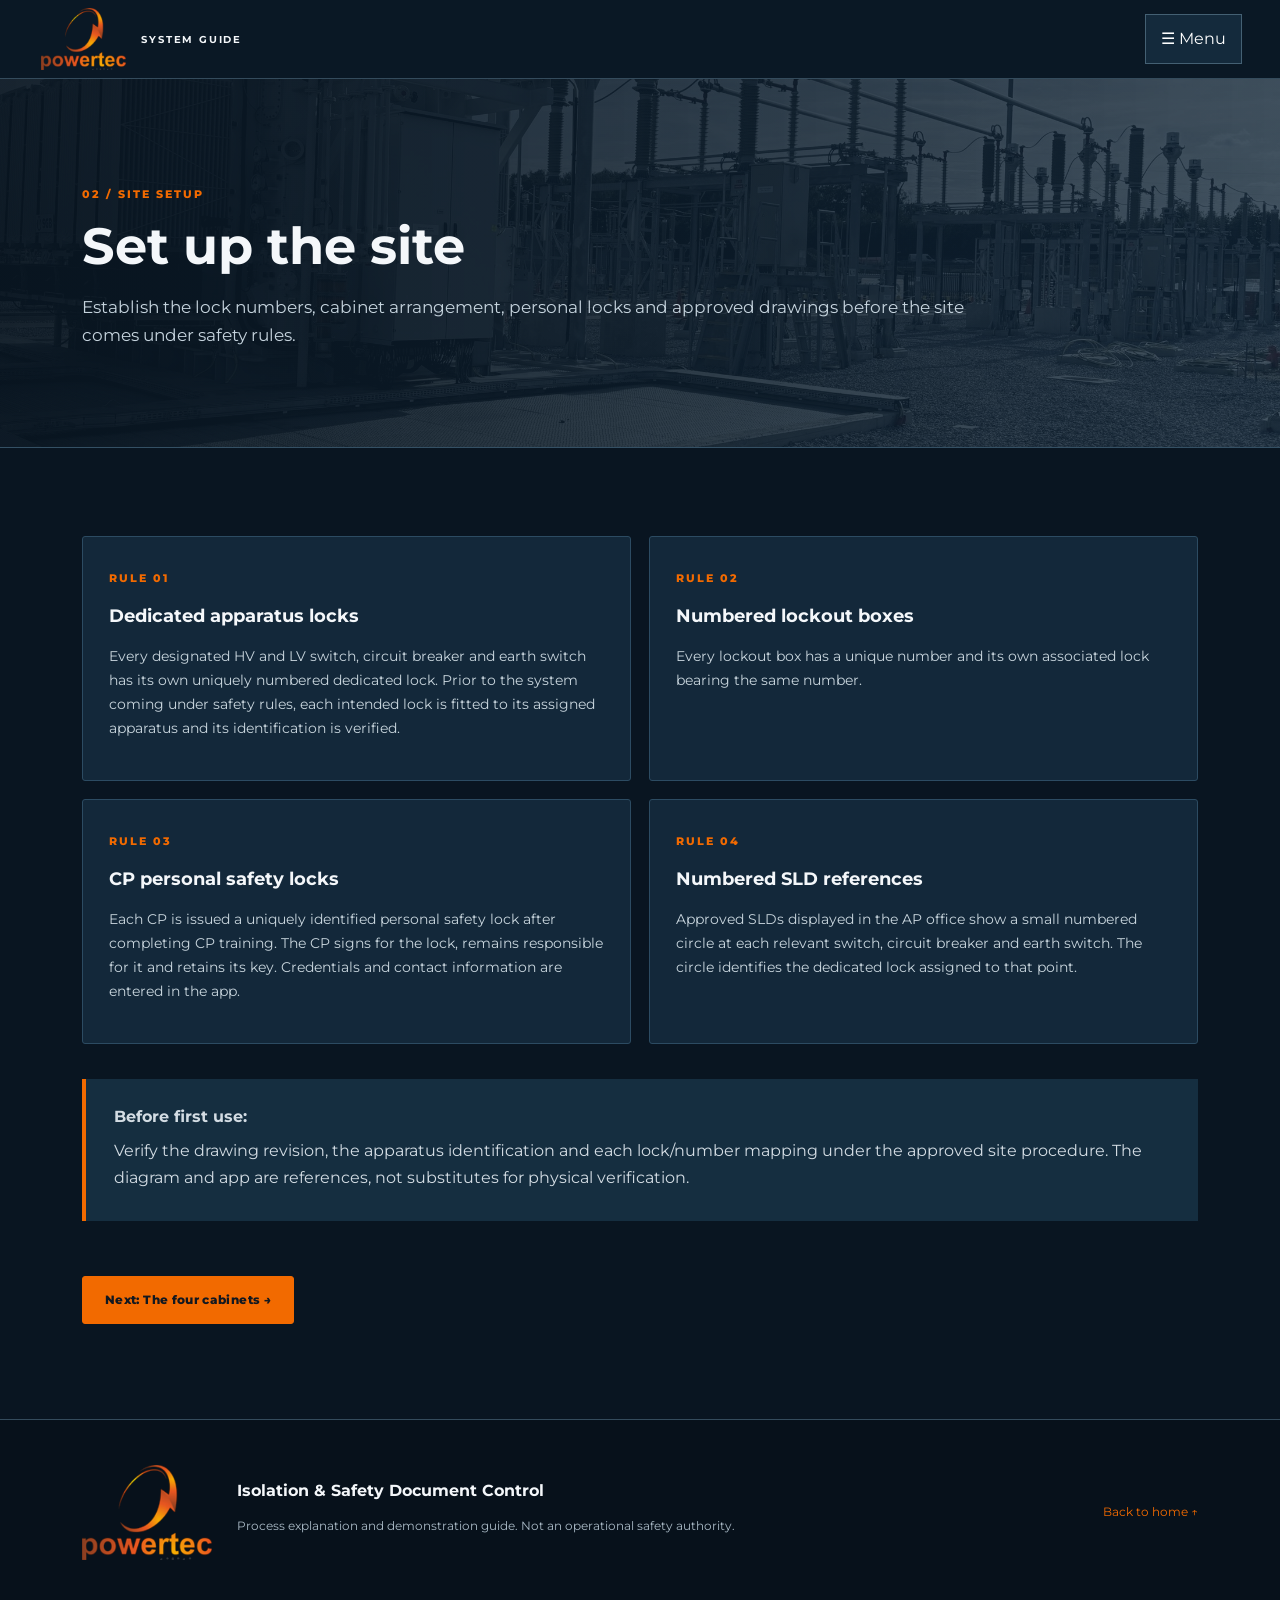
<file: setup.html>
<!doctype html><html lang="en-GB"><head><meta charset="utf-8"><meta name="viewport" content="width=device-width,initial-scale=1"><title>Set up the site | Powertec System Guide</title><meta name="description" content="Powertec Isolation and Safety Document Control operating guide"><link rel="icon" href="favicon.png"><link rel="preconnect" href="https://fonts.googleapis.com"><link rel="preconnect" href="https://fonts.gstatic.com" crossorigin><link href="https://fonts.googleapis.com/css2?family=Montserrat:wght@400;500;600;700;800&display=swap" rel="stylesheet"><link rel="stylesheet" href="style.css?v=20261106-3"></head><body><a class="skip" href="#content">Skip to content</a><header class="top"><a href="index.html" class="top-brand"><img src="powertec-entry-logo.png" alt="Powertec"><span>SYSTEM GUIDE</span></a><button class="menu-button" aria-expanded="false" aria-controls="nav">☰ Menu</button><nav id="nav"><a class="" href="index.html">Home</a><a class="" href="purpose.html">Purpose</a><a class="current" href="setup.html">Site setup</a><a class="" href="cabinet.html">Four cabinets</a><a class="" href="who-does-what.html">Who does what</a><a class="" href="daily-programme.html">Daily programme</a><a class="" href="document-requests.html">Document requests</a><a class="" href="programme-checks.html">Programme checks</a><a class="" href="workflow.html">Document process</a><a class="" href="clearance-deadlines.html">Clearance deadlines</a><a class="" href="a-day-on-site.html">A day on site</a><a class="" href="app.html">Application</a><a class="" href="drawings.html">Drawings</a><a class="" href="assurance.html">Assurance</a><a class="" href="video.html">Video &amp; clients</a></nav></header><main id="content"><section class="subhero"><div class="wrap"><p class="eyebrow">02 / SITE SETUP</p><h1>Set up the site</h1><p class="lead">Establish the lock numbers, cabinet arrangement, personal locks and approved drawings before the site comes under safety rules.</p></div></section><section class="wrap content"><div class="grid two"><article class="panel"><span class="eyebrow">RULE 01</span><h3>Dedicated apparatus locks</h3><p>Every designated HV and LV switch, circuit breaker and earth switch has its own uniquely numbered dedicated lock. Prior to the system coming under safety rules, each intended lock is fitted to its assigned apparatus and its identification is verified.</p></article><article class="panel"><span class="eyebrow">RULE 02</span><h3>Numbered lockout boxes</h3><p>Every lockout box has a unique number and its own associated lock bearing the same number.</p></article><article class="panel"><span class="eyebrow">RULE 03</span><h3>CP personal safety locks</h3><p>Each CP is issued a uniquely identified personal safety lock after completing CP training. The CP signs for the lock, remains responsible for it and retains its key. Credentials and contact information are entered in the app.</p></article><article class="panel"><span class="eyebrow">RULE 04</span><h3>Numbered SLD references</h3><p>Approved SLDs displayed in the AP office show a small numbered circle at each relevant switch, circuit breaker and earth switch. The circle identifies the dedicated lock assigned to that point.</p></article></div><div class="note"><strong>Before first use:</strong><p>Verify the drawing revision, the apparatus identification and each lock/number mapping under the approved site procedure. The diagram and app are references, not substitutes for physical verification.</p></div><a class="next" href="cabinet.html">Next: The four cabinets →</a></section></main><footer><div class="wrap foot"><img src="powertec-entry-logo.png" alt="Powertec"><div><strong>Isolation &amp; Safety Document Control</strong><p>Process explanation and demonstration guide. Not an operational safety authority.</p></div><a href="index.html">Back to home ↑</a></div></footer><script src="site.js?v=20261106-3"></script></body></html>
</file>
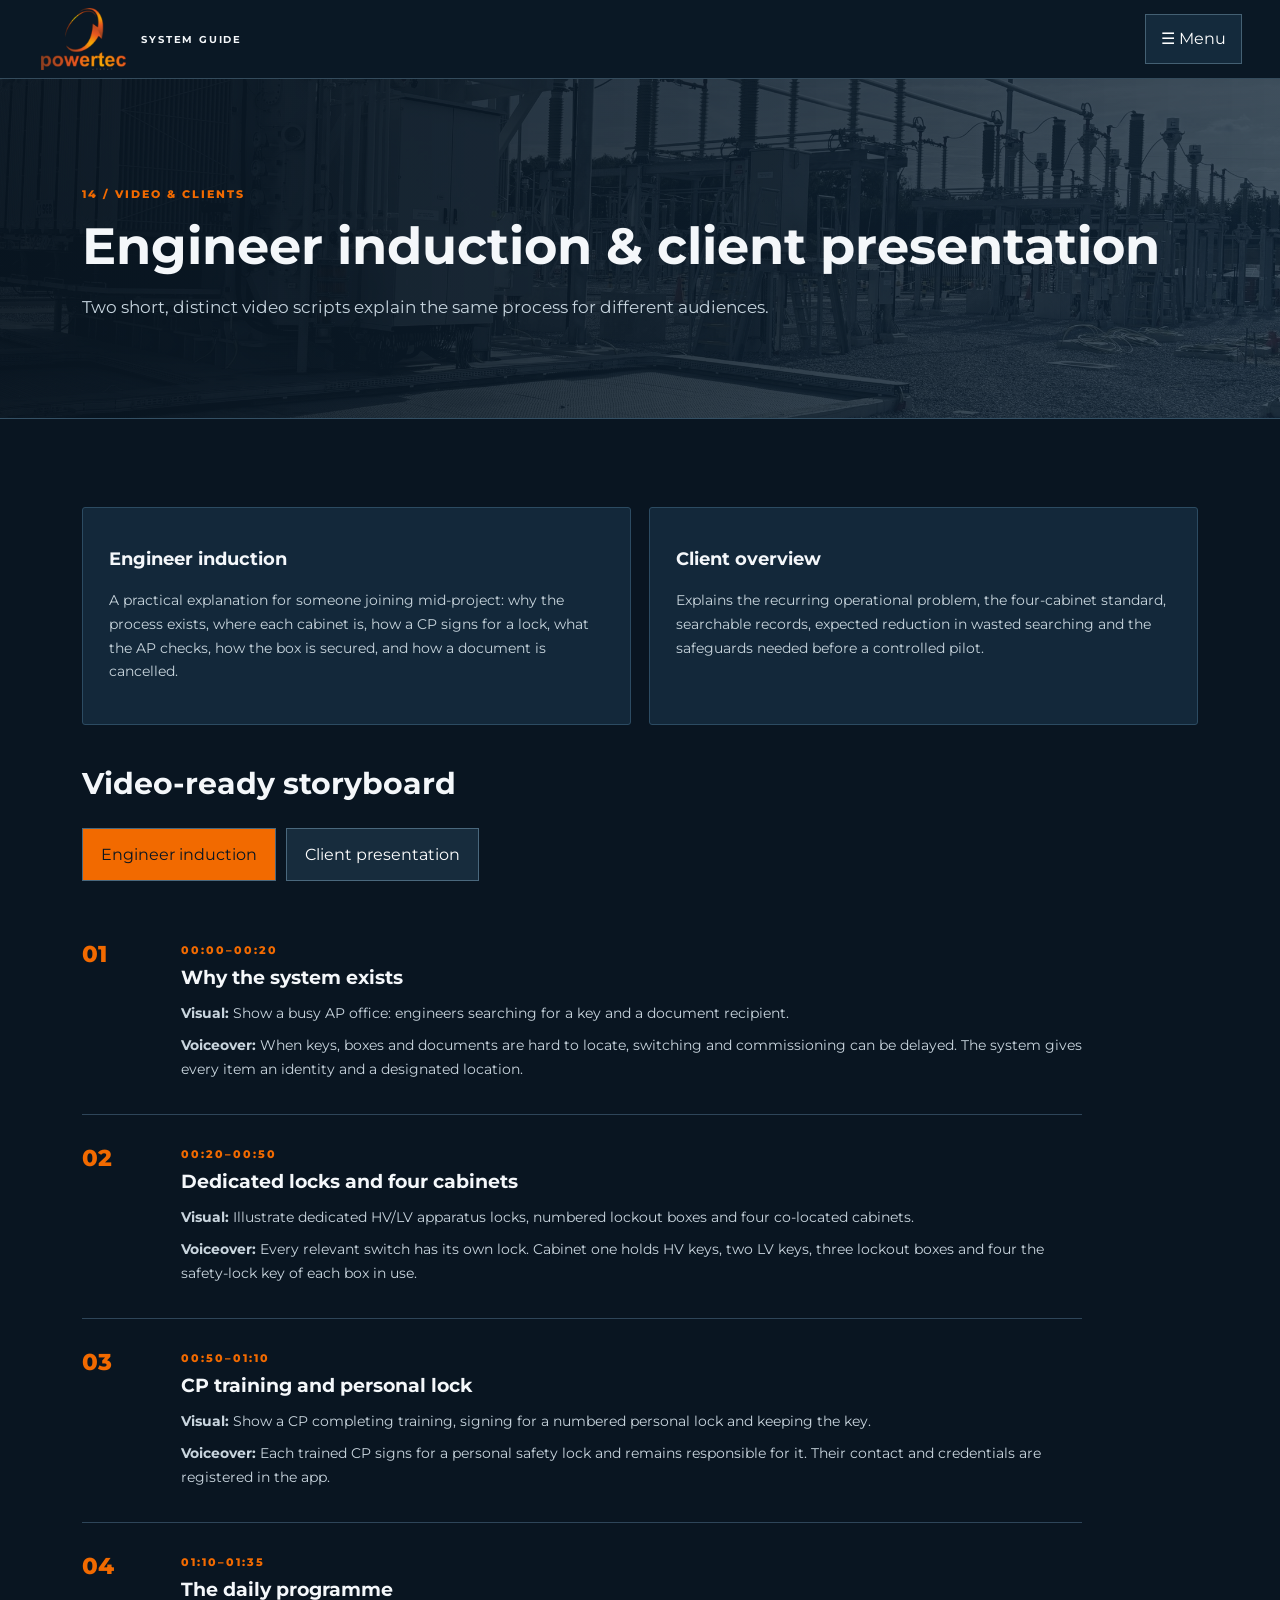
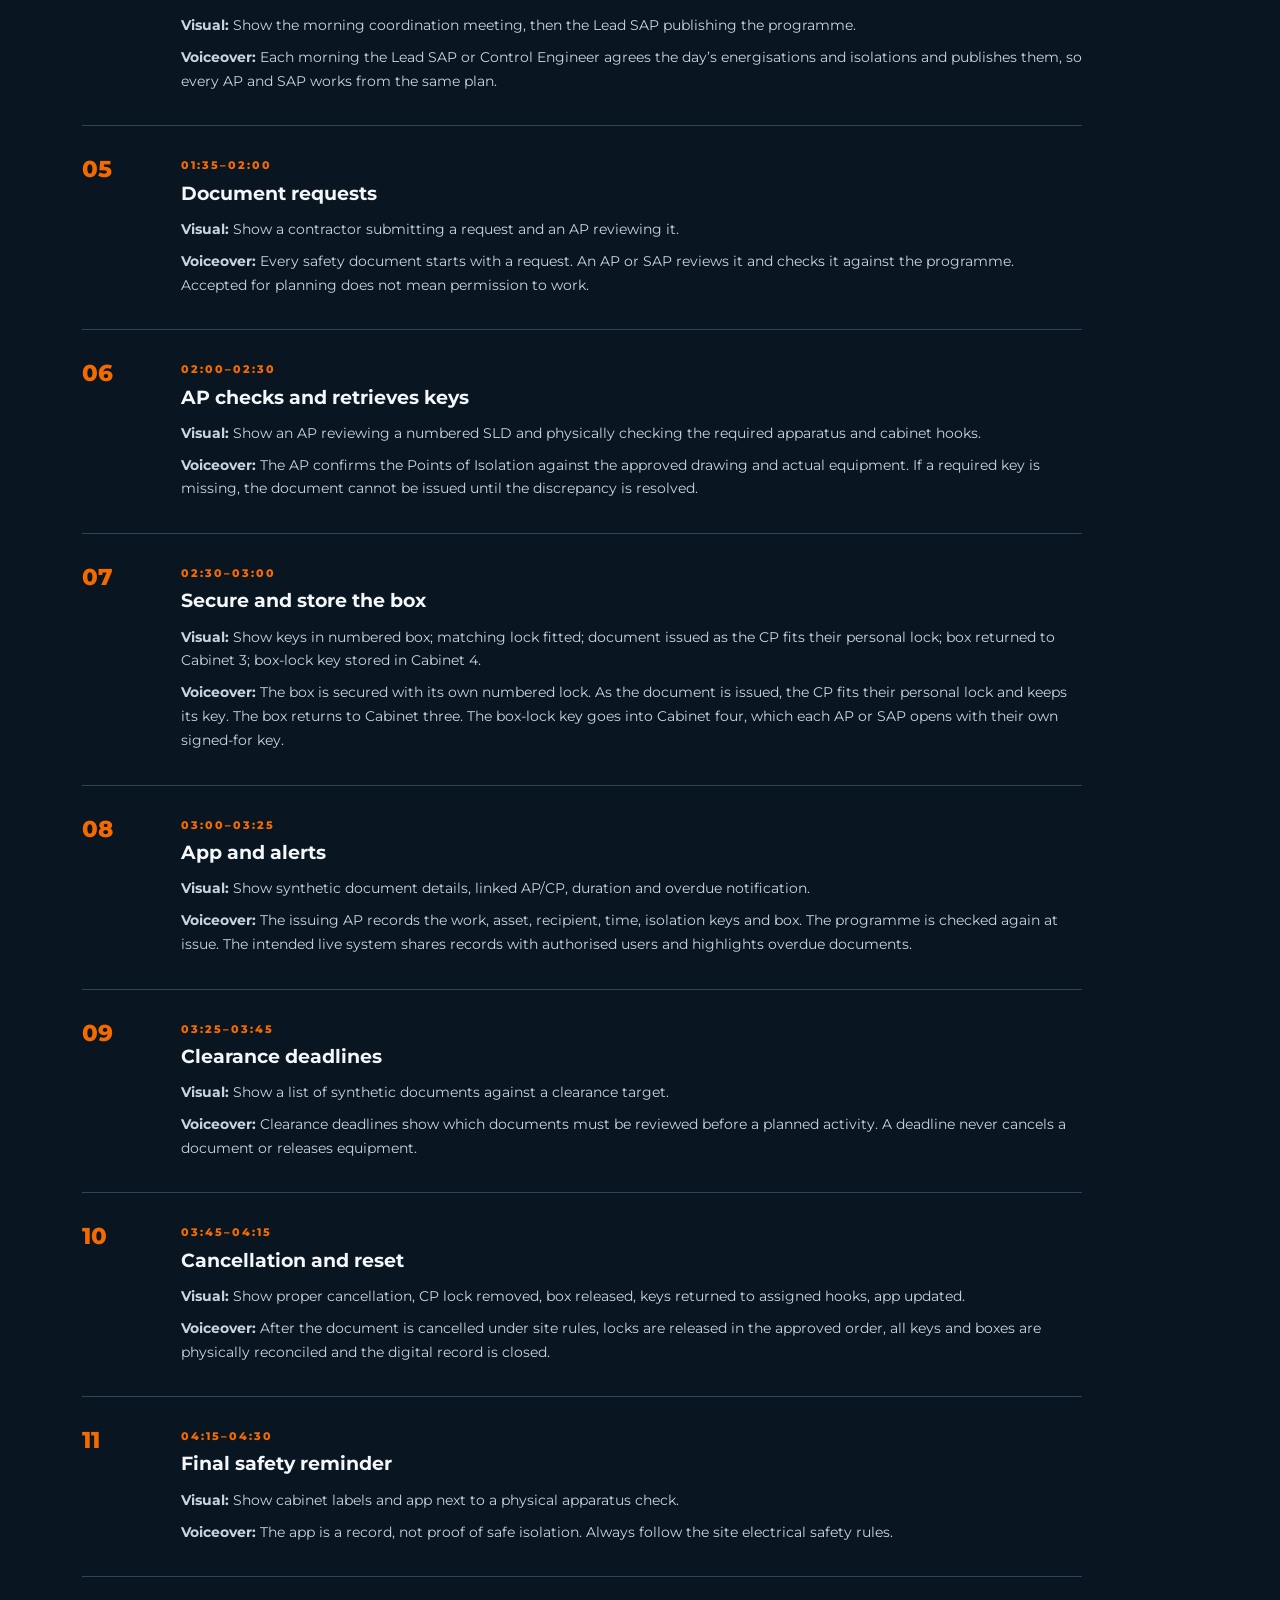
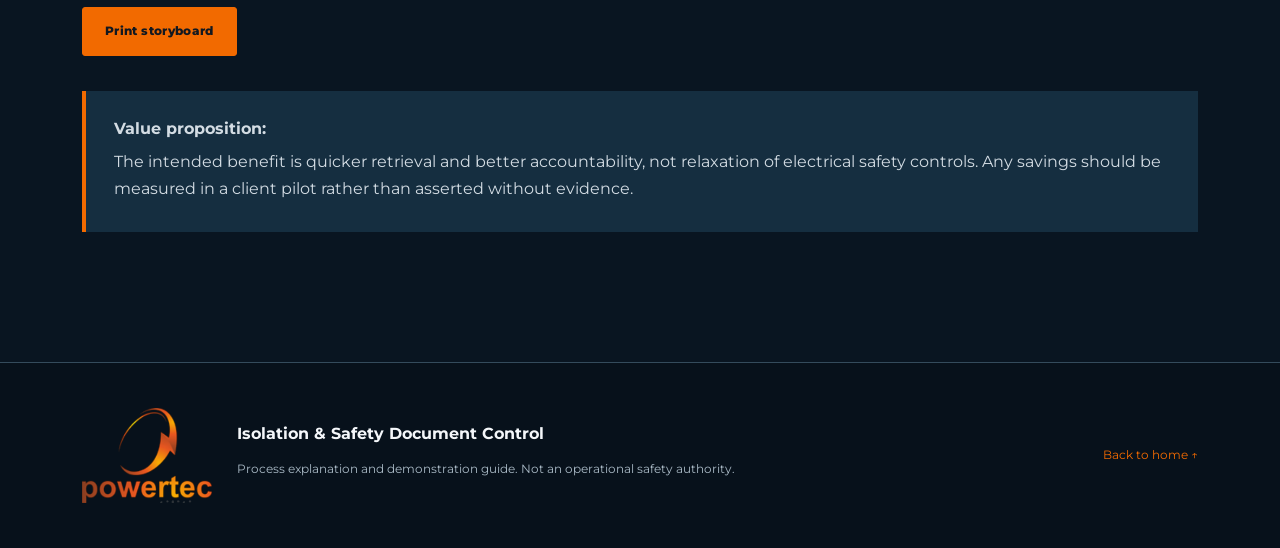
<file: video.html>
<!doctype html><html lang="en-GB"><head><meta charset="utf-8"><meta name="viewport" content="width=device-width,initial-scale=1"><title>Engineer induction &amp; client presentation | Powertec System Guide</title><meta name="description" content="Powertec Isolation and Safety Document Control operating guide"><link rel="icon" href="favicon.png"><link rel="preconnect" href="https://fonts.googleapis.com"><link rel="preconnect" href="https://fonts.gstatic.com" crossorigin><link href="https://fonts.googleapis.com/css2?family=Montserrat:wght@400;500;600;700;800&display=swap" rel="stylesheet"><link rel="stylesheet" href="style.css?v=20261106-3"></head><body><a class="skip" href="#content">Skip to content</a><header class="top"><a href="index.html" class="top-brand"><img src="powertec-entry-logo.png" alt="Powertec"><span>SYSTEM GUIDE</span></a><button class="menu-button" aria-expanded="false" aria-controls="nav">☰ Menu</button><nav id="nav"><a class="" href="index.html">Home</a><a class="" href="purpose.html">Purpose</a><a class="" href="setup.html">Site setup</a><a class="" href="cabinet.html">Four cabinets</a><a class="" href="who-does-what.html">Who does what</a><a class="" href="daily-programme.html">Daily programme</a><a class="" href="document-requests.html">Document requests</a><a class="" href="programme-checks.html">Programme checks</a><a class="" href="workflow.html">Document process</a><a class="" href="clearance-deadlines.html">Clearance deadlines</a><a class="" href="a-day-on-site.html">A day on site</a><a class="" href="app.html">Application</a><a class="" href="drawings.html">Drawings</a><a class="" href="assurance.html">Assurance</a><a class="current" href="video.html">Video &amp; clients</a></nav></header><main id="content"><section class="subhero"><div class="wrap"><p class="eyebrow">14 / VIDEO &amp; CLIENTS</p><h1>Engineer induction & client presentation</h1><p class="lead">Two short, distinct video scripts explain the same process for different audiences.</p></div></section><section class="wrap content"><div class="grid two"><article class="panel"><span class="eyebrow"></span><h3>Engineer induction</h3><p>A practical explanation for someone joining mid-project: why the process exists, where each cabinet is, how a CP signs for a lock, what the AP checks, how the box is secured, and how a document is cancelled.</p></article><article class="panel"><span class="eyebrow"></span><h3>Client overview</h3><p>Explains the recurring operational problem, the four-cabinet standard, searchable records, expected reduction in wasted searching and the safeguards needed before a controlled pilot.</p></article></div><h2>Video-ready storyboard</h2><div class="tabs"><button class="tab selected" data-video="induction">Engineer induction</button><button class="tab" data-video="client">Client presentation</button></div><div id="storyboard" class="timeline"></div><button class="btn" onclick="window.print()">Print storyboard</button><div class="note"><strong>Value proposition:</strong><p>The intended benefit is quicker retrieval and better accountability, not relaxation of electrical safety controls. Any savings should be measured in a client pilot rather than asserted without evidence.</p></div></section></main><footer><div class="wrap foot"><img src="powertec-entry-logo.png" alt="Powertec"><div><strong>Isolation &amp; Safety Document Control</strong><p>Process explanation and demonstration guide. Not an operational safety authority.</p></div><a href="index.html">Back to home ↑</a></div></footer><script src="site.js?v=20261106-3"></script></body></html>
</file>
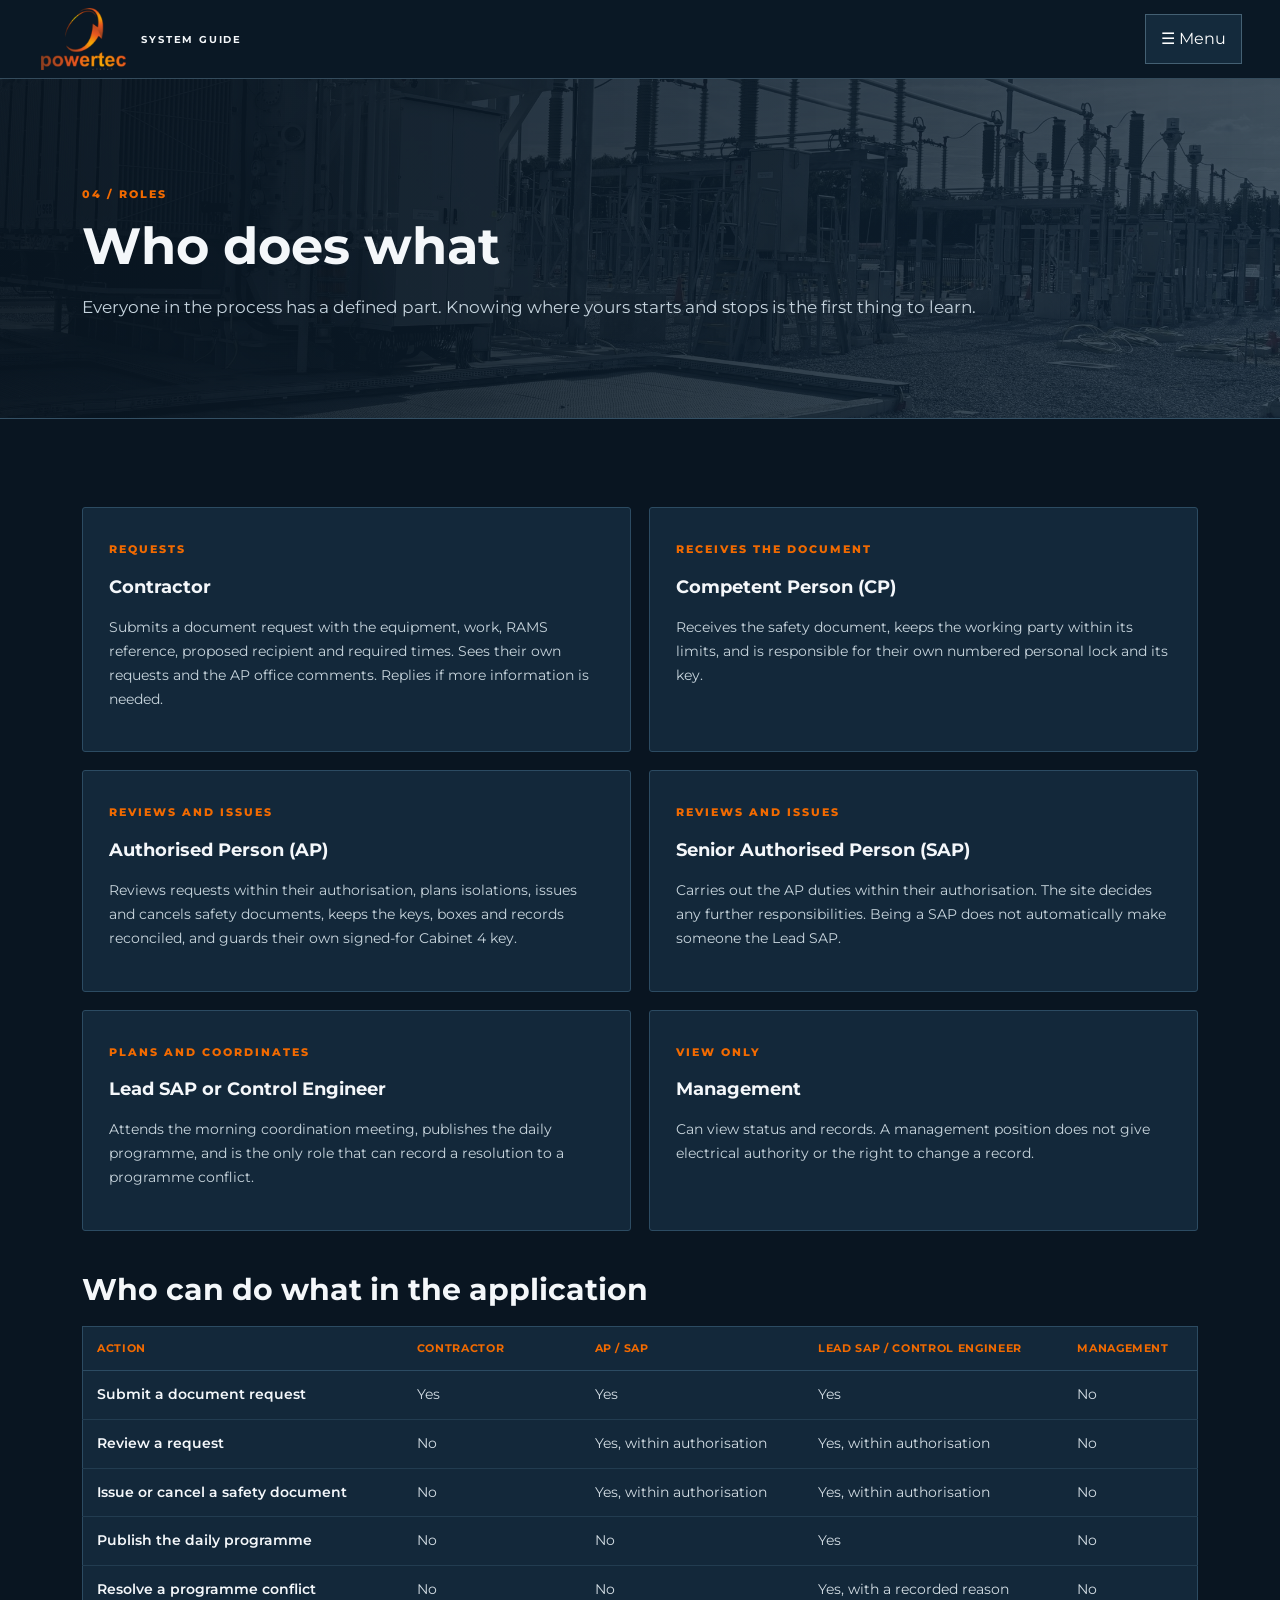
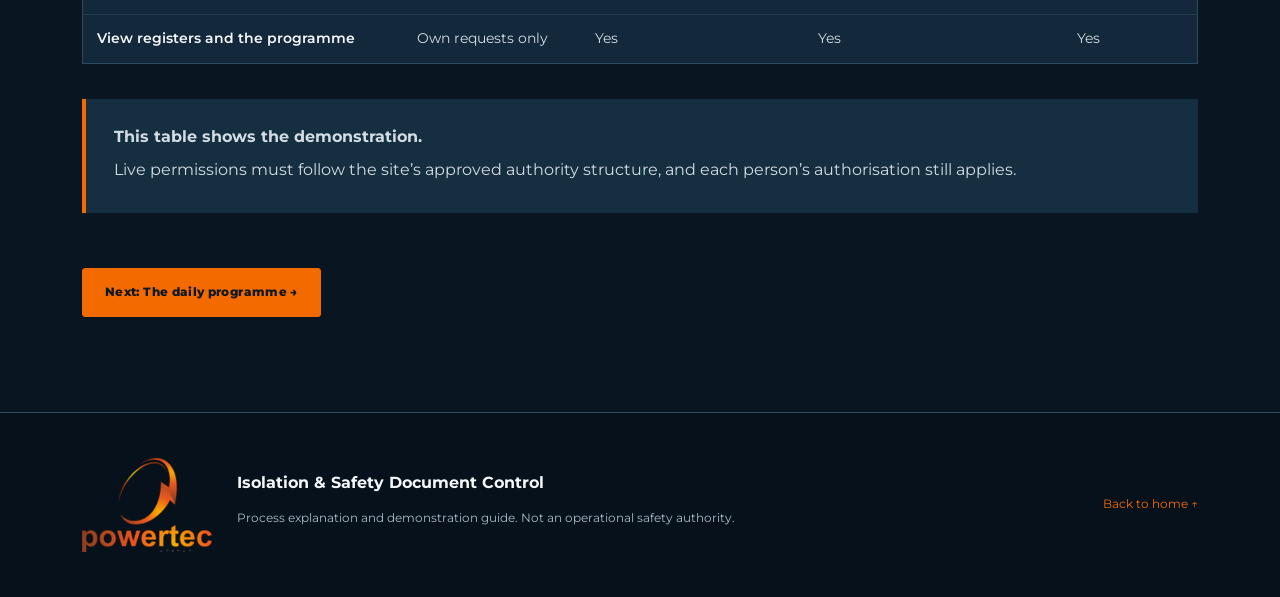
<file: who-does-what.html>
<!doctype html><html lang="en-GB"><head><meta charset="utf-8"><meta name="viewport" content="width=device-width,initial-scale=1"><title>Who does what | Powertec System Guide</title><meta name="description" content="Powertec Isolation and Safety Document Control operating guide"><link rel="icon" href="favicon.png"><link rel="preconnect" href="https://fonts.googleapis.com"><link rel="preconnect" href="https://fonts.gstatic.com" crossorigin><link href="https://fonts.googleapis.com/css2?family=Montserrat:wght@400;500;600;700;800&display=swap" rel="stylesheet"><link rel="stylesheet" href="style.css?v=20261106-3"></head><body><a class="skip" href="#content">Skip to content</a><header class="top"><a href="index.html" class="top-brand"><img src="powertec-entry-logo.png" alt="Powertec"><span>SYSTEM GUIDE</span></a><button class="menu-button" aria-expanded="false" aria-controls="nav">☰ Menu</button><nav id="nav"><a class="" href="index.html">Home</a><a class="" href="purpose.html">Purpose</a><a class="" href="setup.html">Site setup</a><a class="" href="cabinet.html">Four cabinets</a><a class="current" href="who-does-what.html">Who does what</a><a class="" href="daily-programme.html">Daily programme</a><a class="" href="document-requests.html">Document requests</a><a class="" href="programme-checks.html">Programme checks</a><a class="" href="workflow.html">Document process</a><a class="" href="clearance-deadlines.html">Clearance deadlines</a><a class="" href="a-day-on-site.html">A day on site</a><a class="" href="app.html">Application</a><a class="" href="drawings.html">Drawings</a><a class="" href="assurance.html">Assurance</a><a class="" href="video.html">Video &amp; clients</a></nav></header><main id="content"><section class="subhero"><div class="wrap"><p class="eyebrow">04 / ROLES</p><h1>Who does what</h1><p class="lead">Everyone in the process has a defined part. Knowing where yours starts and stops is the first thing to learn.</p></div></section><section class="wrap content"><div class="grid two"><article class="panel"><span class="eyebrow">REQUESTS</span><h3>Contractor</h3><p>Submits a document request with the equipment, work, RAMS reference, proposed recipient and required times. Sees their own requests and the AP office comments. Replies if more information is needed.</p></article><article class="panel"><span class="eyebrow">RECEIVES THE DOCUMENT</span><h3>Competent Person (CP)</h3><p>Receives the safety document, keeps the working party within its limits, and is responsible for their own numbered personal lock and its key.</p></article><article class="panel"><span class="eyebrow">REVIEWS AND ISSUES</span><h3>Authorised Person (AP)</h3><p>Reviews requests within their authorisation, plans isolations, issues and cancels safety documents, keeps the keys, boxes and records reconciled, and guards their own signed-for Cabinet 4 key.</p></article><article class="panel"><span class="eyebrow">REVIEWS AND ISSUES</span><h3>Senior Authorised Person (SAP)</h3><p>Carries out the AP duties within their authorisation. The site decides any further responsibilities. Being a SAP does not automatically make someone the Lead SAP.</p></article><article class="panel"><span class="eyebrow">PLANS AND COORDINATES</span><h3>Lead SAP or Control Engineer</h3><p>Attends the morning coordination meeting, publishes the daily programme, and is the only role that can record a resolution to a programme conflict.</p></article><article class="panel"><span class="eyebrow">VIEW ONLY</span><h3>Management</h3><p>Can view status and records. A management position does not give electrical authority or the right to change a record.</p></article></div><h2>Who can do what in the application</h2><div class="table-wrap"><table class="info"><thead><tr><th>Action</th><th>Contractor</th><th>AP / SAP</th><th>Lead SAP / Control Engineer</th><th>Management</th></tr></thead><tbody><tr><td data-label="Action">Submit a document request</td><td data-label="Contractor">Yes</td><td data-label="AP / SAP">Yes</td><td data-label="Lead SAP / Control Engineer">Yes</td><td data-label="Management">No</td></tr><tr><td data-label="Action">Review a request</td><td data-label="Contractor">No</td><td data-label="AP / SAP">Yes, within authorisation</td><td data-label="Lead SAP / Control Engineer">Yes, within authorisation</td><td data-label="Management">No</td></tr><tr><td data-label="Action">Issue or cancel a safety document</td><td data-label="Contractor">No</td><td data-label="AP / SAP">Yes, within authorisation</td><td data-label="Lead SAP / Control Engineer">Yes, within authorisation</td><td data-label="Management">No</td></tr><tr><td data-label="Action">Publish the daily programme</td><td data-label="Contractor">No</td><td data-label="AP / SAP">No</td><td data-label="Lead SAP / Control Engineer">Yes</td><td data-label="Management">No</td></tr><tr><td data-label="Action">Resolve a programme conflict</td><td data-label="Contractor">No</td><td data-label="AP / SAP">No</td><td data-label="Lead SAP / Control Engineer">Yes, with a recorded reason</td><td data-label="Management">No</td></tr><tr><td data-label="Action">View registers and the programme</td><td data-label="Contractor">Own requests only</td><td data-label="AP / SAP">Yes</td><td data-label="Lead SAP / Control Engineer">Yes</td><td data-label="Management">Yes</td></tr></tbody></table></div><div class="note"><strong>This table shows the demonstration.</strong><p>Live permissions must follow the site’s approved authority structure, and each person’s authorisation still applies.</p></div><a class="next" href="daily-programme.html">Next: The daily programme →</a></section></main><footer><div class="wrap foot"><img src="powertec-entry-logo.png" alt="Powertec"><div><strong>Isolation &amp; Safety Document Control</strong><p>Process explanation and demonstration guide. Not an operational safety authority.</p></div><a href="index.html">Back to home ↑</a></div></footer><script src="site.js?v=20261106-3"></script></body></html>
</file>
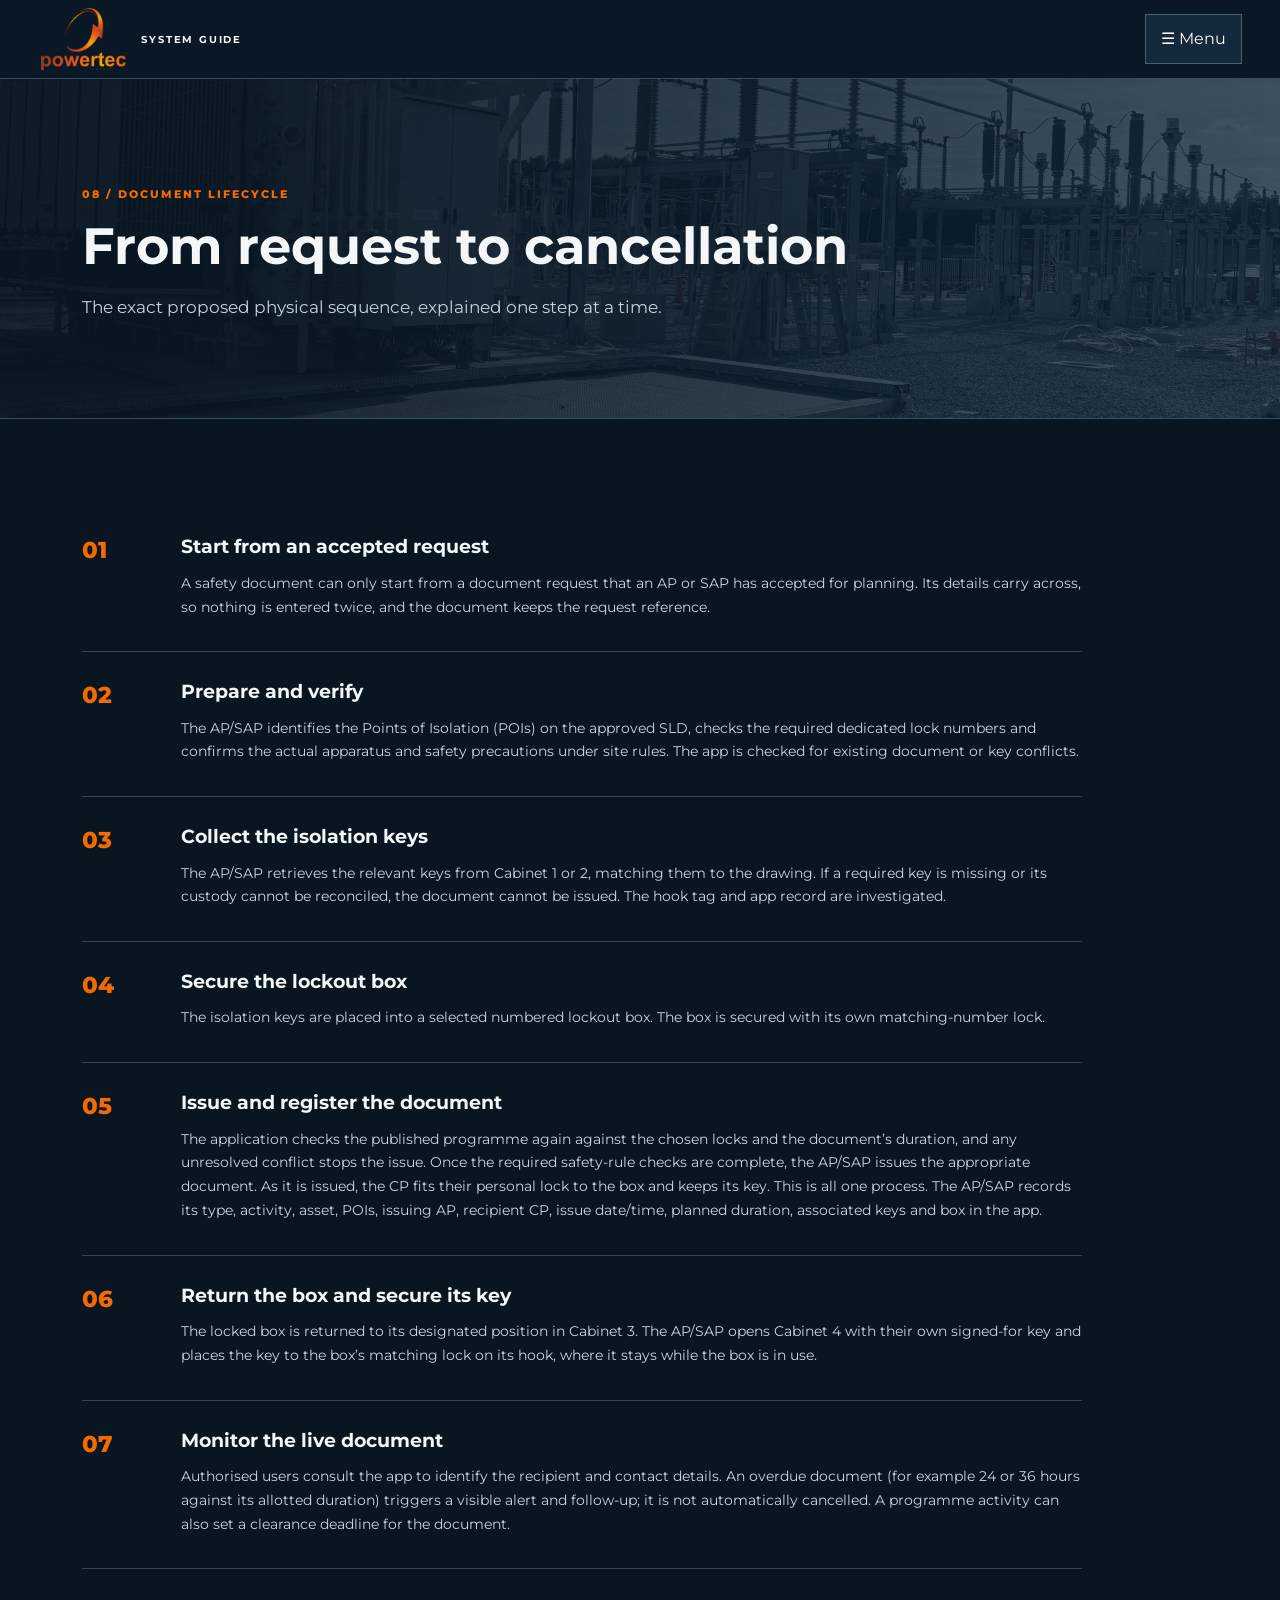
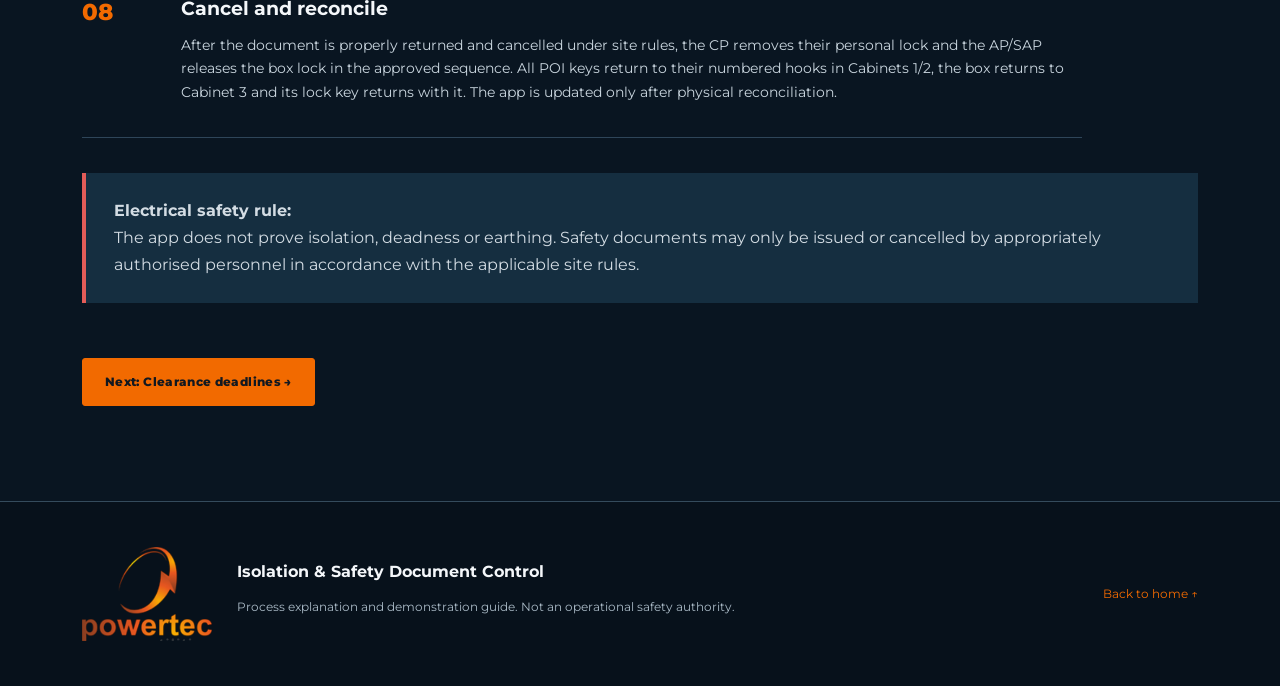
<file: workflow.html>
<!doctype html><html lang="en-GB"><head><meta charset="utf-8"><meta name="viewport" content="width=device-width,initial-scale=1"><title>From request to cancellation | Powertec System Guide</title><meta name="description" content="Powertec Isolation and Safety Document Control operating guide"><link rel="icon" href="favicon.png"><link rel="preconnect" href="https://fonts.googleapis.com"><link rel="preconnect" href="https://fonts.gstatic.com" crossorigin><link href="https://fonts.googleapis.com/css2?family=Montserrat:wght@400;500;600;700;800&display=swap" rel="stylesheet"><link rel="stylesheet" href="style.css?v=20261106-3"></head><body><a class="skip" href="#content">Skip to content</a><header class="top"><a href="index.html" class="top-brand"><img src="powertec-entry-logo.png" alt="Powertec"><span>SYSTEM GUIDE</span></a><button class="menu-button" aria-expanded="false" aria-controls="nav">☰ Menu</button><nav id="nav"><a class="" href="index.html">Home</a><a class="" href="purpose.html">Purpose</a><a class="" href="setup.html">Site setup</a><a class="" href="cabinet.html">Four cabinets</a><a class="" href="who-does-what.html">Who does what</a><a class="" href="daily-programme.html">Daily programme</a><a class="" href="document-requests.html">Document requests</a><a class="" href="programme-checks.html">Programme checks</a><a class="current" href="workflow.html">Document process</a><a class="" href="clearance-deadlines.html">Clearance deadlines</a><a class="" href="a-day-on-site.html">A day on site</a><a class="" href="app.html">Application</a><a class="" href="drawings.html">Drawings</a><a class="" href="assurance.html">Assurance</a><a class="" href="video.html">Video &amp; clients</a></nav></header><main id="content"><section class="subhero"><div class="wrap"><p class="eyebrow">08 / DOCUMENT LIFECYCLE</p><h1>From request to cancellation</h1><p class="lead">The exact proposed physical sequence, explained one step at a time.</p></div></section><section class="wrap content"><div class="timeline"><article class="timeline-item"><span class="step-num">01</span><div><h3>Start from an accepted request</h3><p>A safety document can only start from a document request that an AP or SAP has accepted for planning. Its details carry across, so nothing is entered twice, and the document keeps the request reference.</p></div></article><article class="timeline-item"><span class="step-num">02</span><div><h3>Prepare and verify</h3><p>The AP/SAP identifies the Points of Isolation (POIs) on the approved SLD, checks the required dedicated lock numbers and confirms the actual apparatus and safety precautions under site rules. The app is checked for existing document or key conflicts.</p></div></article><article class="timeline-item"><span class="step-num">03</span><div><h3>Collect the isolation keys</h3><p>The AP/SAP retrieves the relevant keys from Cabinet 1 or 2, matching them to the drawing. If a required key is missing or its custody cannot be reconciled, the document cannot be issued. The hook tag and app record are investigated.</p></div></article><article class="timeline-item"><span class="step-num">04</span><div><h3>Secure the lockout box</h3><p>The isolation keys are placed into a selected numbered lockout box. The box is secured with its own matching-number lock.</p></div></article><article class="timeline-item"><span class="step-num">05</span><div><h3>Issue and register the document</h3><p>The application checks the published programme again against the chosen locks and the document’s duration, and any unresolved conflict stops the issue. Once the required safety-rule checks are complete, the AP/SAP issues the appropriate document. As it is issued, the CP fits their personal lock to the box and keeps its key. This is all one process. The AP/SAP records its type, activity, asset, POIs, issuing AP, recipient CP, issue date/time, planned duration, associated keys and box in the app.</p></div></article><article class="timeline-item"><span class="step-num">06</span><div><h3>Return the box and secure its key</h3><p>The locked box is returned to its designated position in Cabinet 3. The AP/SAP opens Cabinet 4 with their own signed-for key and places the key to the box’s matching lock on its hook, where it stays while the box is in use.</p></div></article><article class="timeline-item"><span class="step-num">07</span><div><h3>Monitor the live document</h3><p>Authorised users consult the app to identify the recipient and contact details. An overdue document (for example 24 or 36 hours against its allotted duration) triggers a visible alert and follow-up; it is not automatically cancelled. A programme activity can also set a clearance deadline for the document.</p></div></article><article class="timeline-item"><span class="step-num">08</span><div><h3>Cancel and reconcile</h3><p>After the document is properly returned and cancelled under site rules, the CP removes their personal lock and the AP/SAP releases the box lock in the approved sequence. All POI keys return to their numbered hooks in Cabinets 1/2, the box returns to Cabinet 3 and its lock key returns with it. The app is updated only after physical reconciliation.</p></div></article></div><div class="warning"><strong>Electrical safety rule:</strong> The app does not prove isolation, deadness or earthing. Safety documents may only be issued or cancelled by appropriately authorised personnel in accordance with the applicable site rules.</div><a class="next" href="clearance-deadlines.html">Next: Clearance deadlines →</a></section></main><footer><div class="wrap foot"><img src="powertec-entry-logo.png" alt="Powertec"><div><strong>Isolation &amp; Safety Document Control</strong><p>Process explanation and demonstration guide. Not an operational safety authority.</p></div><a href="index.html">Back to home ↑</a></div></footer><script src="site.js?v=20261106-3"></script></body></html>
</file>
<file: style-v4.css>
*{box-sizing:border-box}html{scroll-behavior:smooth}body{margin:0;background:#091521;color:#f4f7fa;font-family:Montserrat,Arial,sans-serif;line-height:1.7}a{color:inherit;text-decoration:none}button{cursor:pointer;font:inherit}.wrap{max-width:1180px;margin:auto;padding:0 32px}.skip{position:absolute;left:-9999px}.skip:focus{left:10px;top:10px;z-index:99;background:#fff;color:#000;padding:12px}.top{min-height:78px;padding:8px 3%;background:#0a1825;border-bottom:1px solid #344b5c;display:flex;align-items:center;justify-content:space-between;gap:24px;position:sticky;top:0;z-index:20}.top-brand{display:flex;align-items:center;gap:13px;font-size:10px;letter-spacing:.18em;font-weight:700}.top-brand img{width:90px;max-height:62px;object-fit:contain}.top nav{display:flex;gap:17px;align-items:center;flex-wrap:wrap}.top nav a{font-size:10px;font-weight:700;letter-spacing:.035em;color:#c5d0d8}.top nav a:hover,.top nav a.current{color:#f26a00}.menu-button{display:none;background:#142a3c;border:1px solid #446073;color:#fff;padding:10px 15px}.entry{min-height:820px;position:relative;overflow:hidden}.entry-bg{position:absolute;inset:0;background:linear-gradient(90deg,#06121bda 0%,#071622ae 60%,#071622aa),url('powertec-entry-background.jpg') center/cover}.entry-layout{position:relative;padding-top:25px;padding-bottom:100px}.entry-brand{text-align:center}.entry-logo{width:min(550px,83vw);height:auto;display:block;margin:0 auto;opacity:0;animation:fade 2.6s ease forwards}.entry-services{font-size:12px;letter-spacing:.21em;color:#e0e6eb;opacity:0;animation:fade 1s 2.6s forwards}.entry-services b{color:#f26a00;margin:0 7px}.entry-copy{margin-top:85px;max-width:780px;opacity:0;animation:rise 1.1s 3.4s forwards}.eyebrow{font-size:11px;letter-spacing:.18em;color:#f26a00;font-weight:800}.entry h1{font-size:clamp(38px,5.4vw,68px);line-height:1.11;letter-spacing:-.035em;margin:13px 0}.entry-copy>p:not(.eyebrow){font-size:19px;color:#d7dfe6}.actions{display:flex;gap:12px;flex-wrap:wrap;margin-top:28px}.btn,.next{display:inline-block;background:#f26a00;color:#121820;padding:13px 22px;border:1px solid #f26a00;font-size:12px;font-weight:800;letter-spacing:.03em;border-radius:3px}.btn.outline{background:transparent;color:white;border-color:#a2b4c1}.btn:hover,.next:hover{filter:brightness(1.15)}.home-button{display:block;position:absolute;right:25px;top:22px;z-index:25;background:#0b1b2cbd}.home-nav{display:none;position:absolute;right:25px;top:70px;z-index:25;width:min(310px,calc(100vw - 50px));background:#0b1b2c;border:1px solid #35526b;padding:10px;box-shadow:0 18px 40px #0008}.home-nav.open{display:flex;flex-direction:column}.home-nav a{font-size:12px;padding:10px 14px;border-bottom:1px solid #24394c}.home-nav a:hover{background:#1c3042}.home-cards{padding-top:65px;padding-bottom:85px}.home-cards h2{font-size:32px}.subhero{background:linear-gradient(90deg,#091622ed,#102538c5),url('powertec-entry-background.jpg') center/cover;padding:95px 0 80px;border-bottom:1px solid #345064}.subhero h1{font-size:clamp(32px,4vw,54px);line-height:1.17;margin:12px 0}.lead{font-size:17px;color:#c5d3dd;max-width:920px}.content{padding-top:58px;padding-bottom:95px;min-height:55vh}.grid{display:grid;grid-template-columns:repeat(3,1fr);gap:18px;margin:30px 0}.grid.two{grid-template-columns:repeat(2,1fr)}.grid.four{grid-template-columns:repeat(4,1fr)}.panel{padding:26px;background:#13283a;border:1px solid #2c4b62;border-radius:3px}.panel h3{font-size:18px;margin:10px 0}.panel p,.panel li{font-size:14px;color:#c8d5dd}.panel ul{padding-left:19px}.panel li{margin-bottom:9px}.tile{display:block}.tile>span:last-child{font-size:11px;color:#f26a00;font-weight:800}.tile:hover{border-color:#f26a00;transform:translateY(-2px)}.note,.warning{padding:24px 28px;margin:35px 0;background:#152e40;border-left:4px solid #f26a00;color:#d3dce3}.note p,.warning p{margin:6px 0}.warning{border-color:#e35c58}.next{margin-top:20px}.badge{height:72px;width:72px;border-radius:50%;display:grid;place-items:center;color:#0b1925;font-weight:800;margin:20px 0}.hv{background:#4e9ee8}.lv{background:#f2c44f}.lb{background:#e55b58}.restricted{background:#f26a00}.timeline{max-width:1000px;margin:30px 0}.timeline-item{display:flex;gap:25px;border-bottom:1px solid #2e4559;padding:24px 0}.step-num{flex:0 0 62px;font-size:27px;color:#f26a00;font-weight:800}.timeline-item h3{margin:0;font-size:19px}.timeline-item p{font-size:14px;color:#c9d5de;margin:8px 0}.schematic{margin:35px 0;padding:28px;background:#12263a;border:1px solid #35536b}.sld-row{display:flex;align-items:center;gap:10px;justify-content:center;margin:30px 0;flex-wrap:wrap}.asset{border:1px solid #6895b4;padding:20px;text-align:center;min-width:160px;background:#17354a;display:grid;gap:8px}.asset-no{display:grid;place-items:center;border-radius:50%;height:38px;width:38px;border:2px solid #e9eef2;margin:auto}.asset small{font-size:10px}.asset.occupied{border-color:#f26a00;background:repeating-linear-gradient(-45deg,#17354a,#17354a 8px,#263747 8px,#263747 16px)}.asset.occupied strong{text-decoration:line-through}.line{height:3px;width:38px;background:#7c9bb0}.record{margin-top:20px;background:#20394a;padding:20px}.record[hidden]{display:none}.tabs{display:flex;gap:10px;margin:25px 0}.tab{background:#172c3d;border:1px solid #4a687d;color:white;padding:12px 18px}.tab.selected{background:#f26a00;color:#091521}footer{border-top:1px solid #344b5c;background:#07111b;padding:45px 0}.foot{display:flex;gap:25px;align-items:center}.foot img{width:130px}.foot p{font-size:12px;color:#aabac6}.foot a{margin-left:auto;font-size:12px;color:#f26a00}@keyframes fade{to{opacity:1}}@keyframes rise{from{opacity:0;transform:translateY(18px)}to{opacity:1;transform:translateY(0)}}@media(max-width:1050px){.top nav{display:none;position:absolute;top:78px;left:0;right:0;background:#0b1b2c;padding:18px;flex-direction:column;align-items:flex-start}.top nav.open{display:flex}.menu-button{display:block}.grid.four{grid-template-columns:repeat(2,1fr)}}@media(max-width:650px){.wrap{padding:0 20px}.entry{min-height:730px}.entry-layout{padding-top:40px}.entry-logo{width:90vw}.entry-services{font-size:8px;letter-spacing:.08em}.entry-copy{margin-top:110px}.entry h1{font-size:39px}.entry-copy>p:not(.eyebrow){font-size:15px}.grid,.grid.two,.grid.four{grid-template-columns:1fr}.subhero{padding:65px 0}.timeline-item{gap:13px}.step-num{flex-basis:45px;font-size:22px}.foot{flex-wrap:wrap}.foot a{margin-left:0}.line{width:12px}.asset{min-width:120px}}@media(prefers-reduced-motion:reduce){*,*:before,*:after{animation:none!important;scroll-behavior:auto!important}.entry-logo,.entry-services,.entry-copy{opacity:1!important}}@media print{body{background:white;color:black}.top,.menu-button,.btn,.next,.tabs,footer{display:none!important}.subhero{padding:15px 0;background:white;color:black}.panel,.timeline-item{break-inside:avoid}.panel p,.timeline-item p{color:black}.content{padding:15px 0}}
/* V3: Home opening reproduced from the Isolation & Safety Document Control V11 reference.
   Use the actual V11 logo-stack.png and hero.jpg, not the corporate V26 oversized image. */
.homepage .entry{min-height:100svh;background:#0d151f}
.homepage .entry-bg{background:linear-gradient(90deg,rgba(7,14,23,.64),rgba(7,14,23,.66)),url('hero.jpg') center center/cover}
.homepage .entry-layout{padding-top:calc(120px + env(safe-area-inset-top,0px));padding-bottom:110px}
.homepage .entry-logo{width:clamp(196px,32.4vw,290px);max-width:100%;animation:pt-brand-reveal 2.6s .35s ease-out both}
.homepage .entry-services{margin-top:10px;font:600 clamp(8px,1.4vw,12px)/1.5 Montserrat,Arial,sans-serif;letter-spacing:.22em;color:#d4dbe3;animation:pt-brand-reveal 1.25s 3.05s ease-out both}
.homepage .entry-services b{color:#f58220;padding:0 .45em;margin:0}
.homepage .entry-copy{margin:75px 0 0 clamp(0px,3vw,48px);max-width:770px;animation:pt-brand-reveal 1.15s 4.3s ease-out both}
.homepage .entry-copy .eyebrow{font:600 11px/1.5 Montserrat,Arial,sans-serif;letter-spacing:.24em;color:#76bde2;margin-bottom:16px}
.homepage .entry h1{font:700 clamp(36px,6vw,74px)/1.06 Montserrat,Arial,sans-serif;letter-spacing:-.035em;margin:0}
.homepage .entry-copy>p:not(.eyebrow){font:400 clamp(15px,1.8vw,19px)/1.65 Montserrat,Arial,sans-serif;color:#d1d9e2;max-width:55ch;margin-top:22px}
.homepage .home-button{top:22px;right:25px;background:#102437c9;border:1px solid #42637b;border-radius:5px;font-size:24px;width:62px;height:62px;display:grid;place-items:center}
.homepage .home-cards>.actions{margin:28px 0 35px}
@keyframes pt-brand-reveal{from{opacity:0;transform:translateY(14px)}to{opacity:1;transform:translateY(0)}}
@media(max-width:650px){
.homepage .entry-layout{padding-top:calc(100px + env(safe-area-inset-top,0px));padding-bottom:90px}
.homepage .entry-logo{width:209px}
.homepage .entry-services{font-size:8px;letter-spacing:.12em;white-space:nowrap}
.homepage .entry-copy{margin:75px 0 0}
.homepage .entry h1{font-size:clamp(35px,8.2vw,48px);line-height:1.06}
.homepage .entry-copy>p:not(.eyebrow){font-size:15px}
.homepage .home-button{top:22px;right:22px}
}
@media(prefers-reduced-motion:reduce){.homepage .entry-logo,.homepage .entry-services,.homepage .entry-copy{animation:none!important;opacity:1!important;transform:none!important}}

/* Version 5: requests, programme, checks and clearance */
.content h2{font-size:clamp(23px,3vw,30px);line-height:1.25;margin:40px 0 14px}
.flow{list-style:none;margin:8px 0 30px;padding:0;display:flex;flex-wrap:wrap;gap:8px 26px}
.flow li{position:relative;background:#13283a;border:1px solid #2c4b62;padding:9px 14px;font-size:13px;font-weight:700}
.flow li:not(:last-child)::after{content:"→";position:absolute;right:-20px;top:50%;transform:translateY(-50%);color:#f26a00}
.table-wrap{margin:18px 0 26px}
table.info{width:100%;border-collapse:collapse;background:#13283a;border:1px solid #2c4b62;font-size:14px}
table.info th{text-align:left;padding:12px 14px;font-size:11px;letter-spacing:.06em;text-transform:uppercase;color:#f26a00;border-bottom:1px solid #2c4b62}
table.info td{padding:12px 14px;border-bottom:1px solid #223c50;color:#d3dde4;vertical-align:top}
table.info tr:last-child td{border-bottom:0}
table.info td:first-child{font-weight:600;color:#f4f7fa}
.tag{display:inline-block;padding:2px 9px;font-size:12px;font-weight:700;border:1px solid currentColor;border-radius:2px}
.tag.crit{color:#ff8a85}.tag.warn{color:#f2c44f}.tag.good{color:#6fd39a}
.try{margin:18px 0 30px;padding:22px;background:#12263a;border:1px solid #35536b}
.try-controls{display:grid;grid-template-columns:repeat(2,1fr);gap:14px}
.try-controls label{display:flex;flex-direction:column;gap:6px;font-size:12px;font-weight:700}
.try-controls select{width:100%;background:#0b1b2c;color:#fff;border:1px solid #4a687d;padding:11px;font:500 15px Montserrat,Arial,sans-serif}
.net{display:block;width:100%;max-width:560px;margin:20px auto 4px}
.net .wires path{fill:none;stroke:#7c9bb0;stroke-width:2}
.net rect{fill:#17354a;stroke:#6895b4;stroke-width:1.5}
.net text{fill:#f4f7fa;font:600 11px Montserrat,Arial,sans-serif;text-anchor:middle}
.net g.plan rect{fill:#5a4316;stroke:#f2c44f;stroke-width:3}
.net g.work rect{fill:#6a3208;stroke:#f26a00;stroke-width:3}
.net g.work.plan rect{fill:#6b2422;stroke:#ff8a85}
.net-key{text-align:center;font-size:12px;color:#c5d3dd;margin:6px 0 14px}
.net-key .k{display:inline-block;width:12px;height:12px;margin:0 6px 0 14px;vertical-align:-1px}
.net-key .k.work{background:#f26a00}.net-key .k.plan{background:#f2c44f}
.try-result{padding:14px 16px;border-left:4px solid;background:#0d1e2e;display:flex;flex-direction:column;gap:3px;font-size:14px;color:#d3dde4}
.try-result b{font-size:16px;color:#fff}
.try-result.crit{border-color:#e35c58}.try-result.warn{border-color:#f2c44f}.try-result.good{border-color:#6fd39a}
.mock{margin:18px 0 26px;padding:22px;background:#12263a;border:1px solid #35536b}
.mock-tag{margin:0 0 12px;font-size:11px;letter-spacing:.14em;color:#f26a00;font-weight:800}
.mock-head{display:flex;justify-content:space-between;align-items:flex-start;gap:12px;flex-wrap:wrap}
.mock-head h3{margin:0;font-size:19px}.mock-head p{margin:2px 0 0;font-size:13px;color:#c5d3dd}
.mock-times{display:grid;grid-template-columns:repeat(3,1fr);gap:10px;margin:16px 0}
.mock-times span{background:#0d1e2e;border:1px solid #2c4b62;padding:10px 12px}
.mock-times small{display:block;font-size:10px;letter-spacing:.04em;text-transform:uppercase;color:#c5d3dd;font-weight:700}
.mock-times b{font-size:20px}
.timeline-item .step-num{flex-basis:74px;font-size:23px}
.note>strong{display:block}.warning>strong{display:block}
@media(max-width:1500px){.top nav{display:none;position:absolute;top:78px;left:0;right:0;background:#0b1b2c;padding:18px;flex-direction:column;align-items:flex-start;max-height:calc(100vh - 90px);overflow-y:auto}.top nav.open{display:flex}.menu-button{display:block}.top nav a{font-size:13px}}
.home-nav{max-height:calc(100vh - 90px);overflow-y:auto}
@media(max-width:650px){
 .try-controls{grid-template-columns:1fr}.try{padding:16px}.flow{flex-direction:column;gap:18px}.flow li{width:100%}.flow li:not(:last-child)::after{content:"↓";right:auto;left:18px;top:auto;bottom:-22px;transform:none}
 table.info,table.info tbody,table.info tr,table.info td{display:block;width:100%}table.info thead{display:none}table.info tr{border-bottom:1px solid #2c4b62;padding:8px 0}table.info tr:last-child{border-bottom:0}table.info td{border:0;padding:5px 14px}table.info td[data-label]:not([data-label=""])::before{content:attr(data-label);display:block;font-size:10px;letter-spacing:.06em;text-transform:uppercase;color:#f26a00;font-weight:700}table.info td[data-label=""]{font-size:15px}
 .timeline-item .step-num{flex-basis:58px;font-size:18px}.mock{padding:16px}.mock-times b{font-size:17px}
}
@media print{.try{display:none}table.info{background:white;color:black}table.info td,table.info th{color:black}}
</file>
<file: style.css>
*{box-sizing:border-box}html{scroll-behavior:smooth}body{margin:0;background:#091521;color:#f4f7fa;font-family:Montserrat,Arial,sans-serif;line-height:1.7}a{color:inherit;text-decoration:none}button{cursor:pointer;font:inherit}.wrap{max-width:1180px;margin:auto;padding:0 32px}.skip{position:absolute;left:-9999px}.skip:focus{left:10px;top:10px;z-index:99;background:#fff;color:#000;padding:12px}.top{min-height:78px;padding:8px 3%;background:#0a1825;border-bottom:1px solid #344b5c;display:flex;align-items:center;justify-content:space-between;gap:24px;position:sticky;top:0;z-index:20}.top-brand{display:flex;align-items:center;gap:13px;font-size:10px;letter-spacing:.18em;font-weight:700}.top-brand img{width:90px;max-height:62px;object-fit:contain}.top nav{display:flex;gap:17px;align-items:center;flex-wrap:wrap}.top nav a{font-size:10px;font-weight:700;letter-spacing:.035em;color:#c5d0d8}.top nav a:hover,.top nav a.current{color:#f26a00}.menu-button{display:none;background:#142a3c;border:1px solid #446073;color:#fff;padding:10px 15px}.entry{min-height:820px;position:relative;overflow:hidden}.entry-bg{position:absolute;inset:0;background:linear-gradient(90deg,#06121bda 0%,#071622ae 60%,#071622aa),url('powertec-entry-background.jpg') center/cover}.entry-layout{position:relative;padding-top:25px;padding-bottom:100px}.entry-brand{text-align:center}.entry-logo{width:min(550px,83vw);height:auto;display:block;margin:0 auto;opacity:0;animation:fade 2.6s ease forwards}.entry-services{font-size:12px;letter-spacing:.21em;color:#e0e6eb;opacity:0;animation:fade 1s 2.6s forwards}.entry-services b{color:#f26a00;margin:0 7px}.entry-copy{margin-top:85px;max-width:780px;opacity:0;animation:rise 1.1s 3.4s forwards}.eyebrow{font-size:11px;letter-spacing:.18em;color:#f26a00;font-weight:800}.entry h1{font-size:clamp(38px,5.4vw,68px);line-height:1.11;letter-spacing:-.035em;margin:13px 0}.entry-copy>p:not(.eyebrow){font-size:19px;color:#d7dfe6}.actions{display:flex;gap:12px;flex-wrap:wrap;margin-top:28px}.btn,.next{display:inline-block;background:#f26a00;color:#121820;padding:13px 22px;border:1px solid #f26a00;font-size:12px;font-weight:800;letter-spacing:.03em;border-radius:3px}.btn.outline{background:transparent;color:white;border-color:#a2b4c1}.btn:hover,.next:hover{filter:brightness(1.15)}.home-button{display:block;position:absolute;right:25px;top:22px;z-index:25;background:#0b1b2cbd}.home-nav{display:none;position:absolute;right:25px;top:70px;z-index:25;width:min(310px,calc(100vw - 50px));background:#0b1b2c;border:1px solid #35526b;padding:10px;box-shadow:0 18px 40px #0008}.home-nav.open{display:flex;flex-direction:column}.home-nav a{font-size:12px;padding:10px 14px;border-bottom:1px solid #24394c}.home-nav a:hover{background:#1c3042}.home-cards{padding-top:65px;padding-bottom:85px}.home-cards h2{font-size:32px}.subhero{background:linear-gradient(90deg,#091622ed,#102538c5),url('powertec-entry-background.jpg') center/cover;padding:95px 0 80px;border-bottom:1px solid #345064}.subhero h1{font-size:clamp(32px,4vw,54px);line-height:1.17;margin:12px 0}.lead{font-size:17px;color:#c5d3dd;max-width:920px}.content{padding-top:58px;padding-bottom:95px;min-height:55vh}.grid{display:grid;grid-template-columns:repeat(3,1fr);gap:18px;margin:30px 0}.grid.two{grid-template-columns:repeat(2,1fr)}.grid.four{grid-template-columns:repeat(4,1fr)}.panel{padding:26px;background:#13283a;border:1px solid #2c4b62;border-radius:3px}.panel h3{font-size:18px;margin:10px 0}.panel p,.panel li{font-size:14px;color:#c8d5dd}.panel ul{padding-left:19px}.panel li{margin-bottom:9px}.tile{display:block}.tile>span:last-child{font-size:11px;color:#f26a00;font-weight:800}.tile:hover{border-color:#f26a00;transform:translateY(-2px)}.note,.warning{padding:24px 28px;margin:35px 0;background:#152e40;border-left:4px solid #f26a00;color:#d3dce3}.note p,.warning p{margin:6px 0}.warning{border-color:#e35c58}.next{margin-top:20px}.badge{height:72px;width:72px;border-radius:50%;display:grid;place-items:center;color:#0b1925;font-weight:800;margin:20px 0}.hv{background:#4e9ee8}.lv{background:#f2c44f}.lb{background:#e55b58}.restricted{background:#f26a00}.timeline{max-width:1000px;margin:30px 0}.timeline-item{display:flex;gap:25px;border-bottom:1px solid #2e4559;padding:24px 0}.step-num{flex:0 0 62px;font-size:27px;color:#f26a00;font-weight:800}.timeline-item h3{margin:0;font-size:19px}.timeline-item p{font-size:14px;color:#c9d5de;margin:8px 0}.schematic{margin:35px 0;padding:28px;background:#12263a;border:1px solid #35536b}.sld-row{display:flex;align-items:center;gap:10px;justify-content:center;margin:30px 0;flex-wrap:wrap}.asset{border:1px solid #6895b4;padding:20px;text-align:center;min-width:160px;background:#17354a;display:grid;gap:8px}.asset-no{display:grid;place-items:center;border-radius:50%;height:38px;width:38px;border:2px solid #e9eef2;margin:auto}.asset small{font-size:10px}.asset.occupied{border-color:#f26a00;background:repeating-linear-gradient(-45deg,#17354a,#17354a 8px,#263747 8px,#263747 16px)}.asset.occupied strong{text-decoration:line-through}.line{height:3px;width:38px;background:#7c9bb0}.record{margin-top:20px;background:#20394a;padding:20px}.record[hidden]{display:none}.tabs{display:flex;gap:10px;margin:25px 0}.tab{background:#172c3d;border:1px solid #4a687d;color:white;padding:12px 18px}.tab.selected{background:#f26a00;color:#091521}footer{border-top:1px solid #344b5c;background:#07111b;padding:45px 0}.foot{display:flex;gap:25px;align-items:center}.foot img{width:130px}.foot p{font-size:12px;color:#aabac6}.foot a{margin-left:auto;font-size:12px;color:#f26a00}@keyframes fade{to{opacity:1}}@keyframes rise{from{opacity:0;transform:translateY(18px)}to{opacity:1;transform:translateY(0)}}@media(max-width:1050px){.top nav{display:none;position:absolute;top:78px;left:0;right:0;background:#0b1b2c;padding:18px;flex-direction:column;align-items:flex-start}.top nav.open{display:flex}.menu-button{display:block}.grid.four{grid-template-columns:repeat(2,1fr)}}@media(max-width:650px){.wrap{padding:0 20px}.entry{min-height:730px}.entry-layout{padding-top:40px}.entry-logo{width:90vw}.entry-services{font-size:8px;letter-spacing:.08em}.entry-copy{margin-top:110px}.entry h1{font-size:39px}.entry-copy>p:not(.eyebrow){font-size:15px}.grid,.grid.two,.grid.four{grid-template-columns:1fr}.subhero{padding:65px 0}.timeline-item{gap:13px}.step-num{flex-basis:45px;font-size:22px}.foot{flex-wrap:wrap}.foot a{margin-left:0}.line{width:12px}.asset{min-width:120px}}@media(prefers-reduced-motion:reduce){*,*:before,*:after{animation:none!important;scroll-behavior:auto!important}.entry-logo,.entry-services,.entry-copy{opacity:1!important}}@media print{body{background:white;color:black}.top,.menu-button,.btn,.next,.tabs,footer{display:none!important}.subhero{padding:15px 0;background:white;color:black}.panel,.timeline-item{break-inside:avoid}.panel p,.timeline-item p{color:black}.content{padding:15px 0}}
/* V3: Home opening reproduced from the Isolation & Safety Document Control V11 reference.
   Use the actual V11 logo-stack.png and hero.jpg, not the corporate V26 oversized image. */
.homepage .entry{min-height:100svh;background:#0d151f}
.homepage .entry-bg{background:linear-gradient(90deg,rgba(7,14,23,.64),rgba(7,14,23,.66)),url('hero.jpg') center center/cover}
.homepage .entry-layout{padding-top:calc(120px + env(safe-area-inset-top,0px));padding-bottom:110px}
.homepage .entry-logo{width:clamp(196px,32.4vw,290px);max-width:100%;animation:pt-brand-reveal 2.6s .35s ease-out both}
.homepage .entry-services{margin-top:10px;font:600 clamp(8px,1.4vw,12px)/1.5 Montserrat,Arial,sans-serif;letter-spacing:.22em;color:#d4dbe3;animation:pt-brand-reveal 1.25s 3.05s ease-out both}
.homepage .entry-services b{color:#f58220;padding:0 .45em;margin:0}
.homepage .entry-copy{margin:75px 0 0 clamp(0px,3vw,48px);max-width:770px;animation:pt-brand-reveal 1.15s 4.3s ease-out both}
.homepage .entry-copy .eyebrow{font:600 11px/1.5 Montserrat,Arial,sans-serif;letter-spacing:.24em;color:#76bde2;margin-bottom:16px}
.homepage .entry h1{font:700 clamp(36px,6vw,74px)/1.06 Montserrat,Arial,sans-serif;letter-spacing:-.035em;margin:0}
.homepage .entry-copy>p:not(.eyebrow){font:400 clamp(15px,1.8vw,19px)/1.65 Montserrat,Arial,sans-serif;color:#d1d9e2;max-width:55ch;margin-top:22px}
.homepage .home-button{top:22px;right:25px;background:#102437c9;border:1px solid #42637b;border-radius:5px;font-size:24px;width:62px;height:62px;display:grid;place-items:center}
.homepage .home-cards>.actions{margin:28px 0 35px}
@keyframes pt-brand-reveal{from{opacity:0;transform:translateY(14px)}to{opacity:1;transform:translateY(0)}}
@media(max-width:650px){
.homepage .entry-layout{padding-top:calc(100px + env(safe-area-inset-top,0px));padding-bottom:90px}
.homepage .entry-logo{width:209px}
.homepage .entry-services{font-size:8px;letter-spacing:.12em;white-space:nowrap}
.homepage .entry-copy{margin:75px 0 0}
.homepage .entry h1{font-size:clamp(35px,8.2vw,48px);line-height:1.06}
.homepage .entry-copy>p:not(.eyebrow){font-size:15px}
.homepage .home-button{top:22px;right:22px}
}
@media(prefers-reduced-motion:reduce){.homepage .entry-logo,.homepage .entry-services,.homepage .entry-copy{animation:none!important;opacity:1!important;transform:none!important}}

/* Version 5: requests, programme, checks and clearance */
.content h2{font-size:clamp(23px,3vw,30px);line-height:1.25;margin:40px 0 14px}
.flow{list-style:none;margin:8px 0 30px;padding:0;display:flex;flex-wrap:wrap;gap:8px 26px}
.flow li{position:relative;background:#13283a;border:1px solid #2c4b62;padding:9px 14px;font-size:13px;font-weight:700}
.flow li:not(:last-child)::after{content:"→";position:absolute;right:-20px;top:50%;transform:translateY(-50%);color:#f26a00}
.table-wrap{margin:18px 0 26px}
table.info{width:100%;border-collapse:collapse;background:#13283a;border:1px solid #2c4b62;font-size:14px}
table.info th{text-align:left;padding:12px 14px;font-size:11px;letter-spacing:.06em;text-transform:uppercase;color:#f26a00;border-bottom:1px solid #2c4b62}
table.info td{padding:12px 14px;border-bottom:1px solid #223c50;color:#d3dde4;vertical-align:top}
table.info tr:last-child td{border-bottom:0}
table.info td:first-child{font-weight:600;color:#f4f7fa}
.tag{display:inline-block;padding:2px 9px;font-size:12px;font-weight:700;border:1px solid currentColor;border-radius:2px}
.tag.crit{color:#ff8a85}.tag.warn{color:#f2c44f}.tag.good{color:#6fd39a}
.try{margin:18px 0 30px;padding:22px;background:#12263a;border:1px solid #35536b}
.try-controls{display:grid;grid-template-columns:repeat(2,1fr);gap:14px}
.try-controls label{display:flex;flex-direction:column;gap:6px;font-size:12px;font-weight:700}
.try-controls select{width:100%;background:#0b1b2c;color:#fff;border:1px solid #4a687d;padding:11px;font:500 15px Montserrat,Arial,sans-serif}
.net{display:block;width:100%;max-width:560px;margin:20px auto 4px}
.net .wires path{fill:none;stroke:#7c9bb0;stroke-width:2}
.net rect{fill:#17354a;stroke:#6895b4;stroke-width:1.5}
.net text{fill:#f4f7fa;font:600 11px Montserrat,Arial,sans-serif;text-anchor:middle}
.net g.plan rect{fill:#5a4316;stroke:#f2c44f;stroke-width:3}
.net g.work rect{fill:#6a3208;stroke:#f26a00;stroke-width:3}
.net g.work.plan rect{fill:#6b2422;stroke:#ff8a85}
.net-key{text-align:center;font-size:12px;color:#c5d3dd;margin:6px 0 14px}
.net-key .k{display:inline-block;width:12px;height:12px;margin:0 6px 0 14px;vertical-align:-1px}
.net-key .k.work{background:#f26a00}.net-key .k.plan{background:#f2c44f}
.try-result{padding:14px 16px;border-left:4px solid;background:#0d1e2e;display:flex;flex-direction:column;gap:3px;font-size:14px;color:#d3dde4}
.try-result b{font-size:16px;color:#fff}
.try-result.crit{border-color:#e35c58}.try-result.warn{border-color:#f2c44f}.try-result.good{border-color:#6fd39a}
.mock{margin:18px 0 26px;padding:22px;background:#12263a;border:1px solid #35536b}
.mock-tag{margin:0 0 12px;font-size:11px;letter-spacing:.14em;color:#f26a00;font-weight:800}
.mock-head{display:flex;justify-content:space-between;align-items:flex-start;gap:12px;flex-wrap:wrap}
.mock-head h3{margin:0;font-size:19px}.mock-head p{margin:2px 0 0;font-size:13px;color:#c5d3dd}
.mock-times{display:grid;grid-template-columns:repeat(3,1fr);gap:10px;margin:16px 0}
.mock-times span{background:#0d1e2e;border:1px solid #2c4b62;padding:10px 12px}
.mock-times small{display:block;font-size:10px;letter-spacing:.04em;text-transform:uppercase;color:#c5d3dd;font-weight:700}
.mock-times b{font-size:20px}
.timeline-item .step-num{flex-basis:74px;font-size:23px}
.note>strong{display:block}.warning>strong{display:block}
@media(max-width:1500px){.top nav{display:none;position:absolute;top:78px;left:0;right:0;background:#0b1b2c;padding:18px;flex-direction:column;align-items:flex-start;max-height:calc(100vh - 90px);overflow-y:auto}.top nav.open{display:flex}.menu-button{display:block}.top nav a{font-size:13px}}
.home-nav{max-height:calc(100vh - 90px);overflow-y:auto}
@media(max-width:650px){
 .try-controls{grid-template-columns:1fr}.try{padding:16px}.flow{flex-direction:column;gap:18px}.flow li{width:100%}.flow li:not(:last-child)::after{content:"↓";right:auto;left:18px;top:auto;bottom:-22px;transform:none}
 table.info,table.info tbody,table.info tr,table.info td{display:block;width:100%}table.info thead{display:none}table.info tr{border-bottom:1px solid #2c4b62;padding:8px 0}table.info tr:last-child{border-bottom:0}table.info td{border:0;padding:5px 14px}table.info td[data-label]:not([data-label=""])::before{content:attr(data-label);display:block;font-size:10px;letter-spacing:.06em;text-transform:uppercase;color:#f26a00;font-weight:700}table.info td[data-label=""]{font-size:15px}
 .timeline-item .step-num{flex-basis:58px;font-size:18px}.mock{padding:16px}.mock-times b{font-size:17px}
}
@media print{.try{display:none}table.info{background:white;color:black}table.info td,table.info th{color:black}}
</file>
